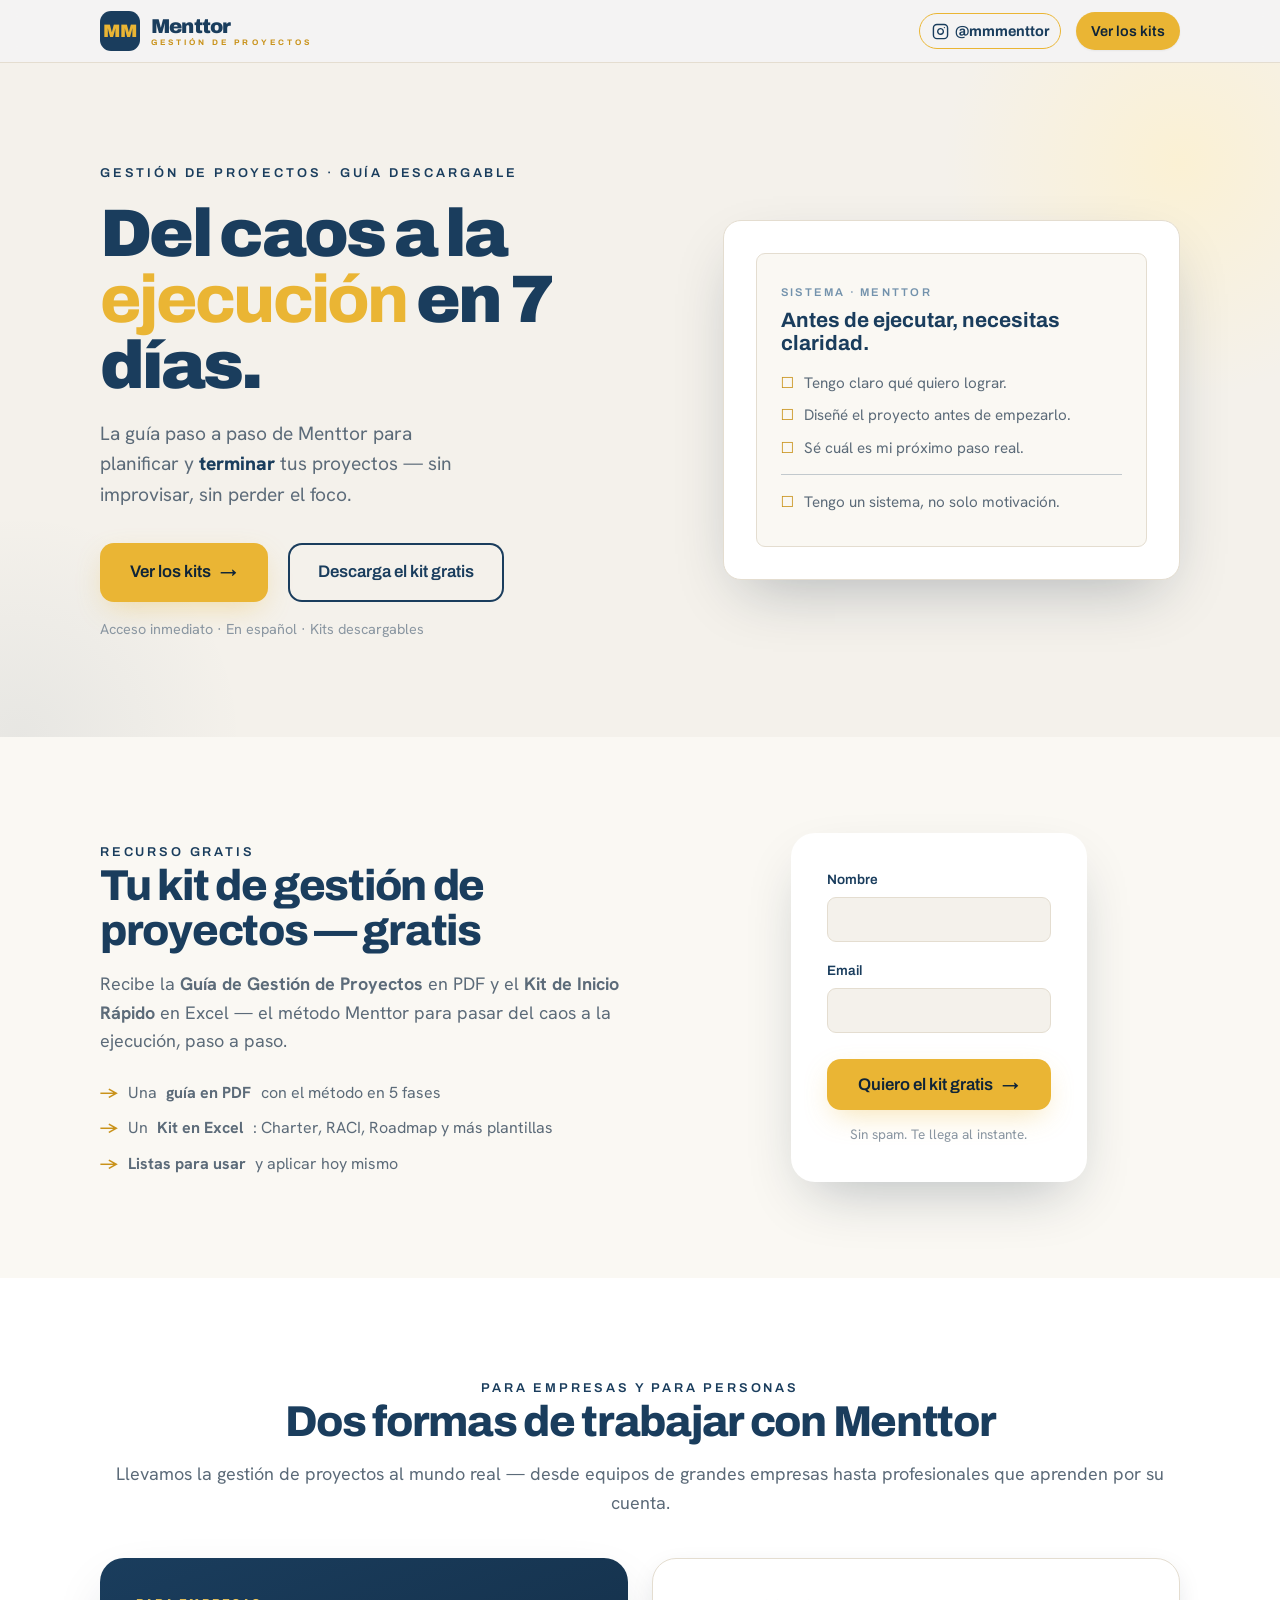
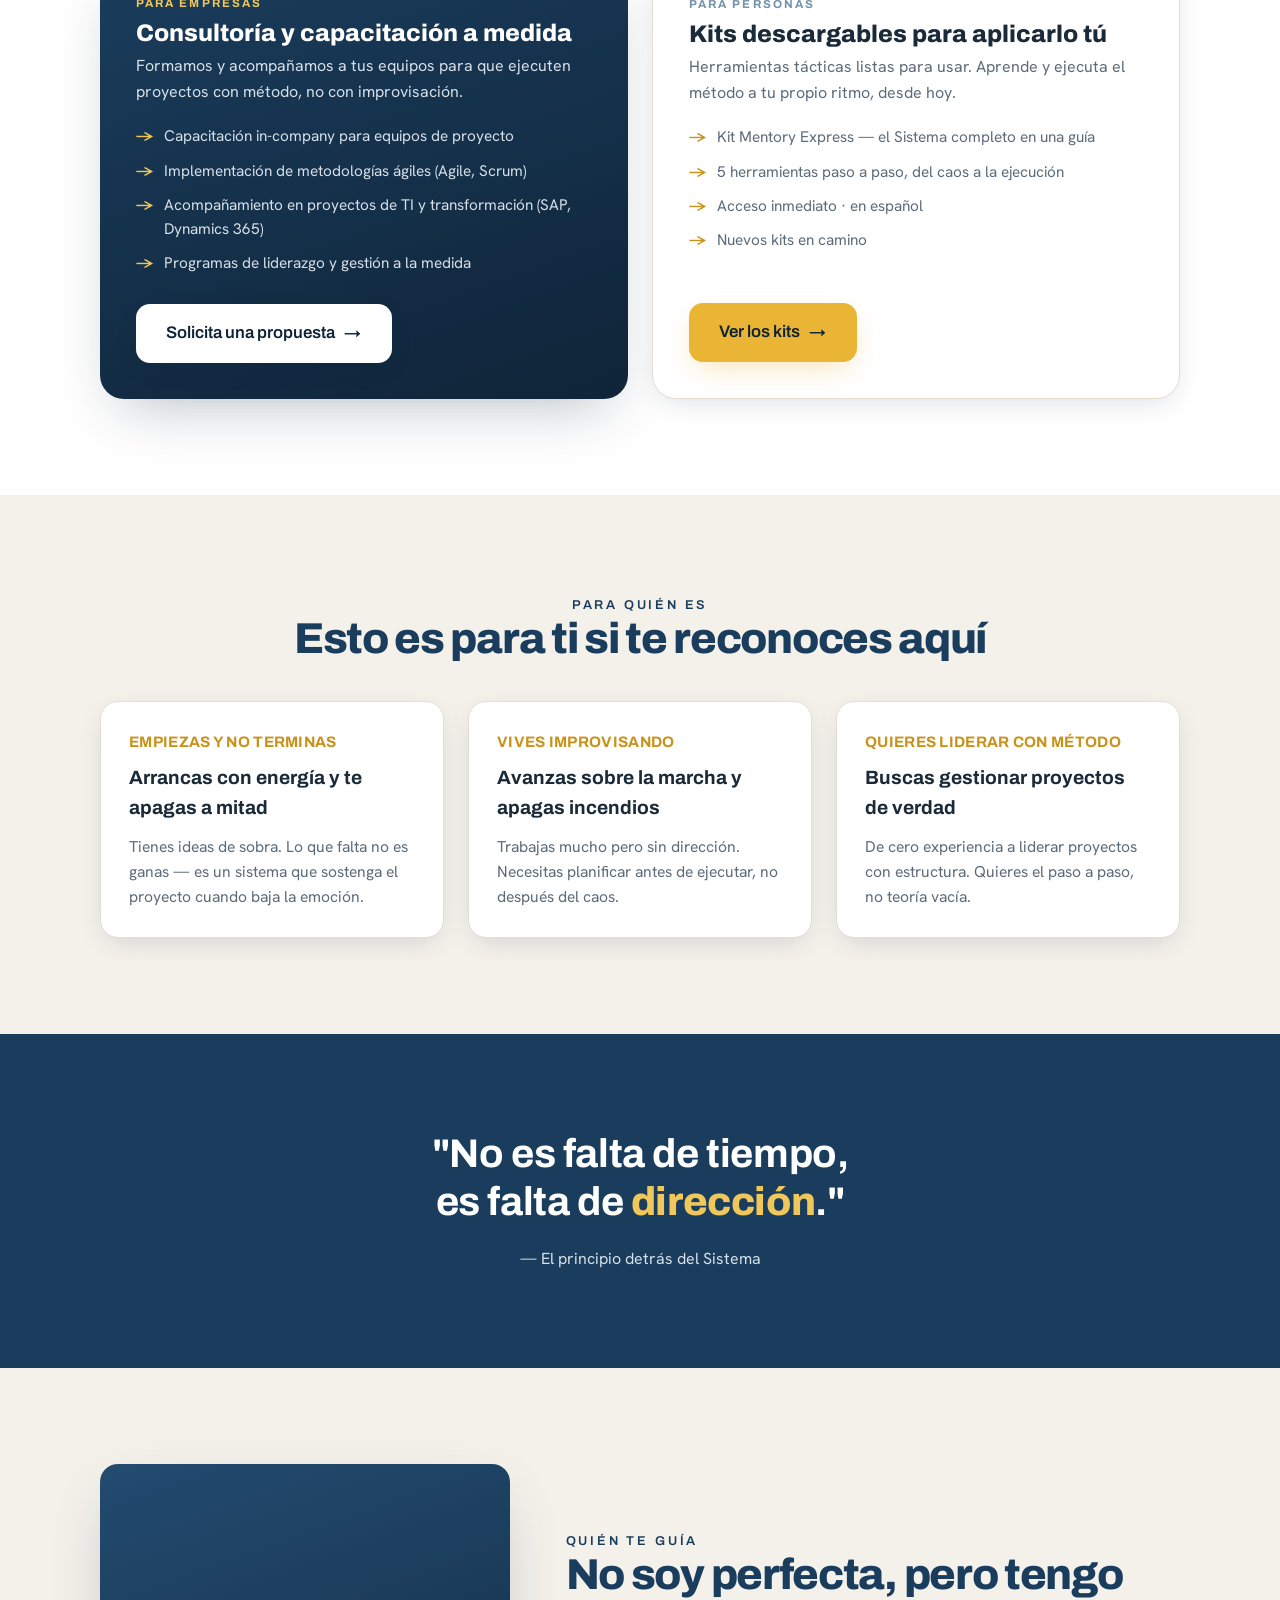
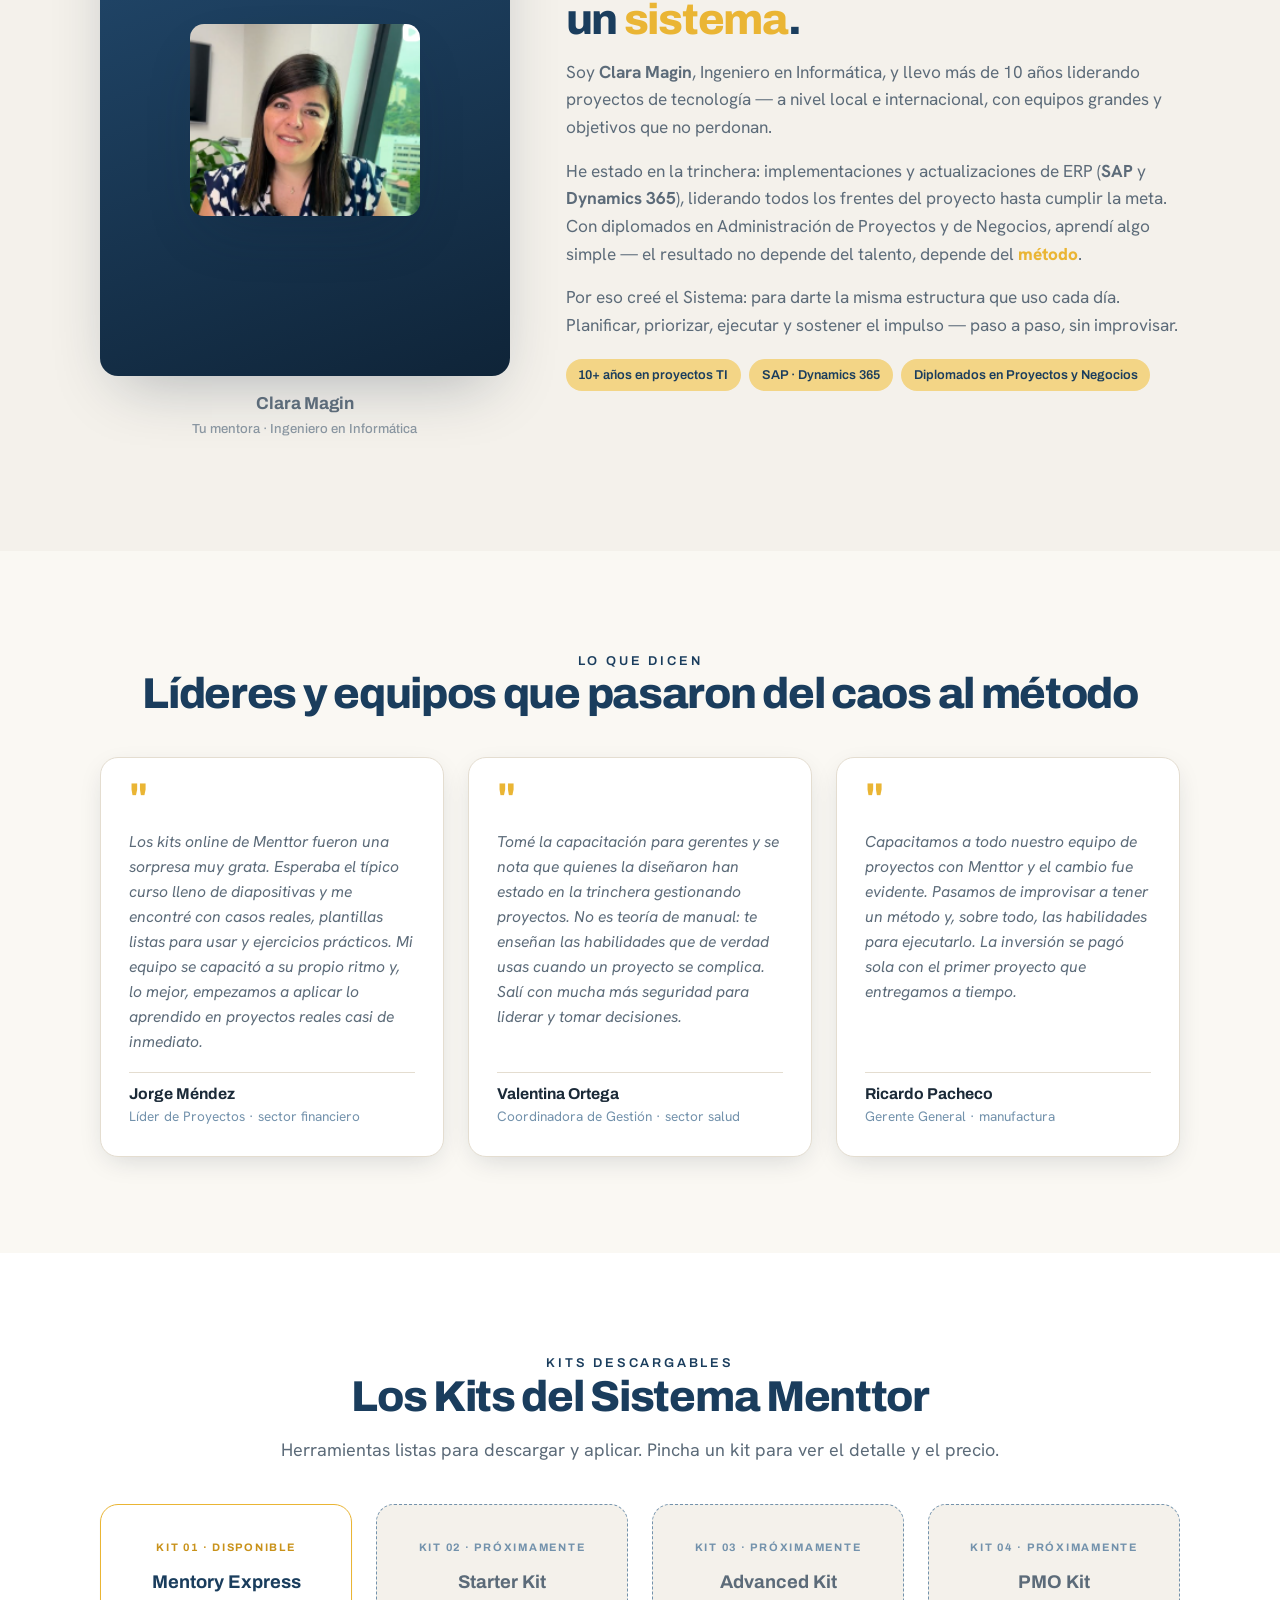
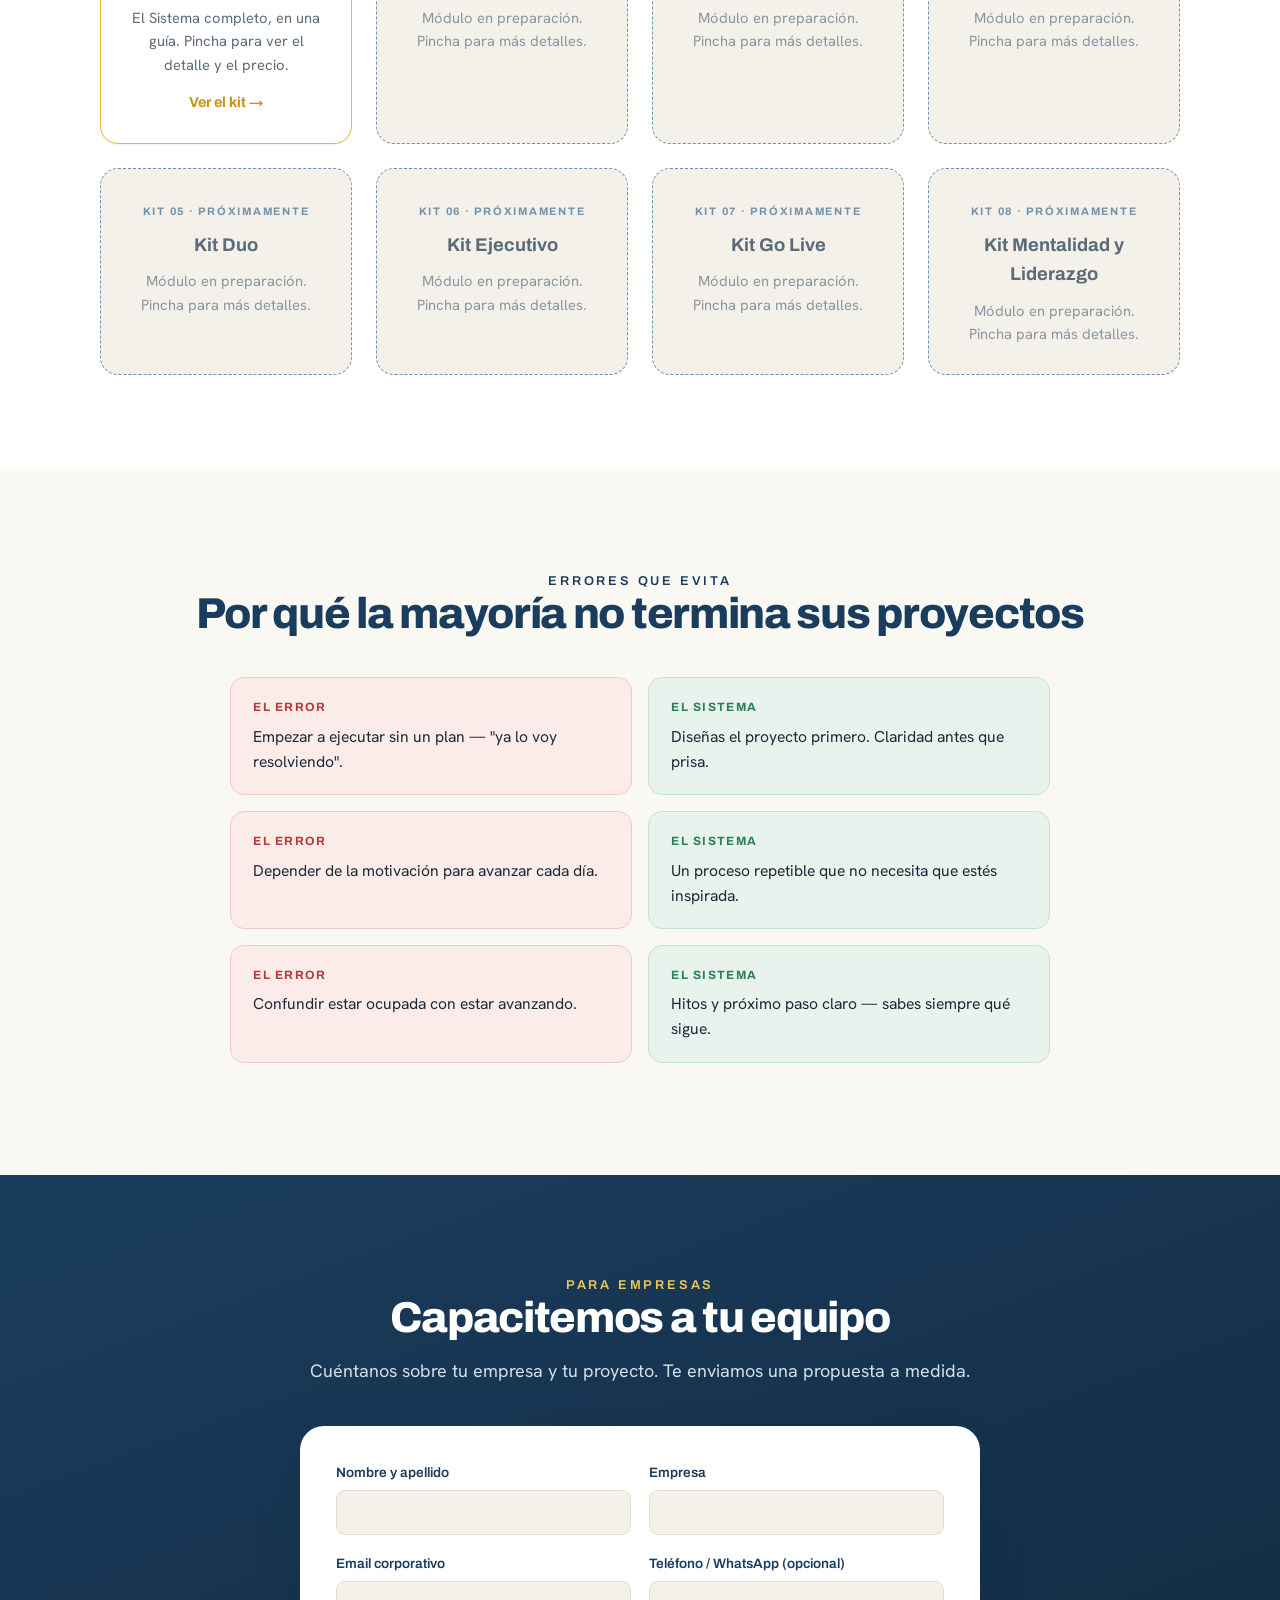
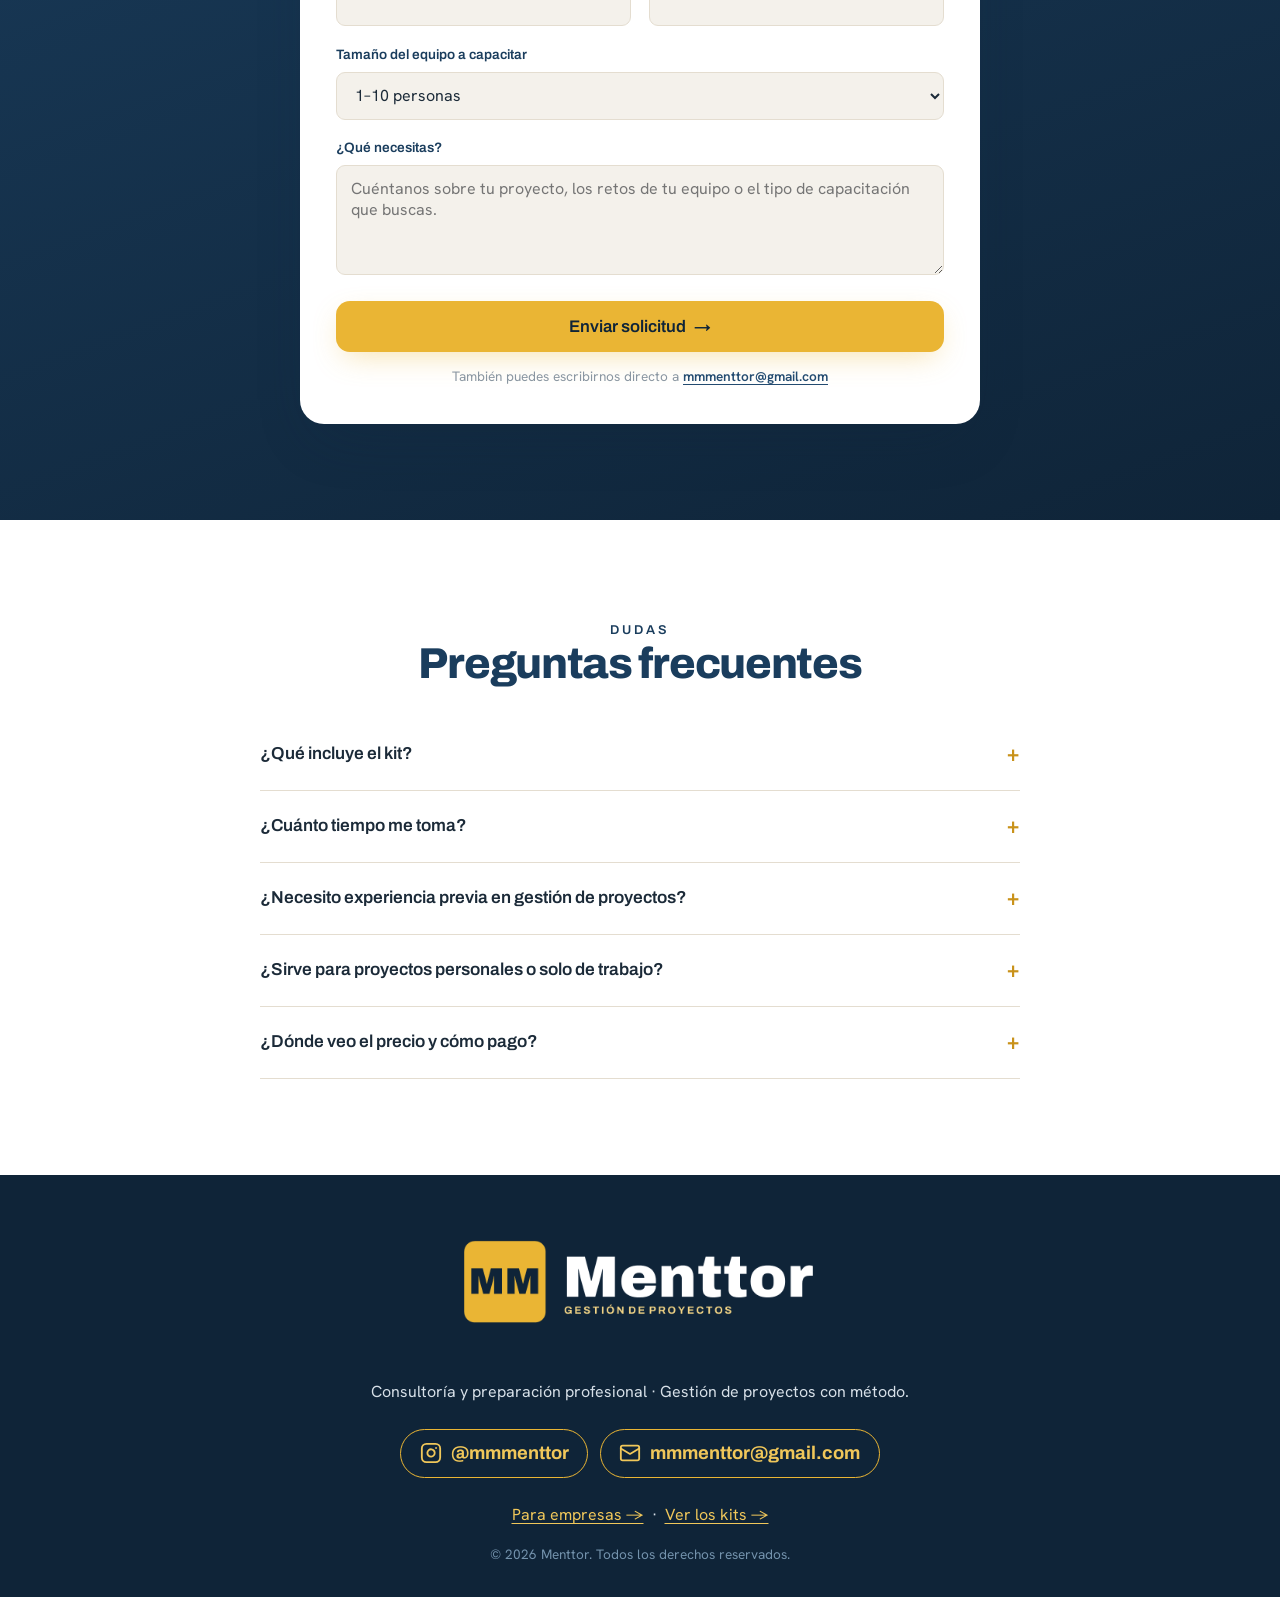
<file: landing/index.html>
<!DOCTYPE html>
<html lang="es">
<head>
<meta charset="UTF-8" />
<meta name="viewport" content="width=device-width, initial-scale=1.0" />
<title>Menttor — Del caos a la ejecución en 7 días</title>
<meta name="description" content="La guía paso a paso de Menttor para planificar y ejecutar tus proyectos hasta terminarlos. Foco real, no presión." />

<!-- Open Graph -->
<meta property="og:type" content="website" />
<meta property="og:title" content="Menttor — Del caos a la ejecución, con sistema" />
<meta property="og:description" content="Gestión de proyectos que sí se culminan. Consultoría, capacitación y kits descargables." />
<meta property="og:image" content="https://mm-menttor-landing-7c4m.vercel.app/assets/og-image.png" />
<meta property="og:image:width" content="1200" />
<meta property="og:image:height" content="630" />
<meta name="twitter:card" content="summary_large_image" />
<meta name="twitter:image" content="https://mm-menttor-landing-7c4m.vercel.app/assets/og-image.png" />

<link rel="stylesheet" href="colors_and_type.css" />
<link rel="stylesheet" href="styles.css" />
</head>
<body>

<!-- ============ TOP BAR ============ -->
<header class="topbar">
  <div class="wrap">
    <a href="/" class="brand-lockup" aria-label="Menttor — Gestión de proyectos">
      <span class="logo-iso"><b>MM</b></span>
      <span class="logo-word"><span class="n">Menttor</span><span class="m">GESTIÓN DE PROYECTOS</span></span>
    </a>
    <div class="topbar-actions">
      <a href="https://www.instagram.com/mmmenttor/" target="_blank" rel="noopener noreferrer" class="ig-top">
        <svg viewBox="0 0 24 24" fill="none" stroke="currentColor" stroke-width="2" stroke-linecap="round" stroke-linejoin="round"><rect x="2" y="2" width="20" height="20" rx="5" ry="5"></rect><path d="M16 11.37A4 4 0 1 1 12.63 8 4 4 0 0 1 16 11.37z"></path><line x1="17.5" y1="6.5" x2="17.51" y2="6.5"></line></svg>
        <span class="ig-label">@mmmenttor</span>
      </a>
      <a href="#kits" class="price-pill">Ver los kits</a>
    </div>
  </div>
</header>

<!-- ============ HERO ============ -->
<section class="hero">
  <div class="wrap hero-grid">
    <div class="reveal">
      <span class="eyebrow">Gestión de proyectos · Guía descargable</span>
      <h1>Del caos a la <span class="gold">ejecución</span> en 7 días.</h1>
      <p class="sub">La guía paso a paso de Menttor para planificar y <span class="navy-em">terminar</span> tus proyectos — sin improvisar, sin perder el foco.</p>
      <div class="hero-cta-row">
        <a href="#kits" class="btn">Ver los kits <span class="arrow">→</span></a>
        <a href="#recurso-gratis" class="btn btn-ghost">Descarga el kit gratis</a>
      </div>
      <p class="hero-note">Acceso inmediato · En español · Kits descargables</p>
    </div>

    <div class="hero-card reveal">
      <div class="doc">
        <span class="doc-eyebrow">Sistema · Menttor</span>
        <h3>Antes de ejecutar, necesitas claridad.</h3>
        <div class="check"><span class="box">☐</span> Tengo claro qué quiero lograr.</div>
        <div class="check"><span class="box">☐</span> Diseñé el proyecto antes de empezarlo.</div>
        <div class="check"><span class="box">☐</span> Sé cuál es mi próximo paso real.</div>
        <div class="ruleline"></div>
        <div class="check"><span class="box">☐</span> Tengo un sistema, no solo motivación.</div>
      </div>
    </div>
  </div>
</section>

<!-- ============ LEAD MAGNET / RECURSO GRATIS ============ -->
<section class="optin" id="recurso-gratis">
  <div class="wrap optin-grid">
    <div class="reveal">
      <span class="eyebrow">Recurso gratis</span>
      <h2 class="section-title">Tu kit de gestión de proyectos — gratis</h2>
      <p class="lead">Recibe la <strong>Guía de Gestión de Proyectos</strong> en PDF y el <strong>Kit de Inicio Rápido</strong> en Excel — el método Menttor para pasar del caos a la ejecución, paso a paso.</p>
      <ul class="optin-list">
        <li><span class="arrow">→</span> Una <strong>guía en PDF</strong> con el método en 5 fases</li>
        <li><span class="arrow">→</span> Un <strong>Kit en Excel</strong>: Charter, RACI, Roadmap y más plantillas</li>
        <li><span class="arrow">→</span> <strong>Listas para usar</strong> y aplicar hoy mismo</li>
      </ul>
    </div>
    <form class="form-card reveal" id="leadmagnet-form">
      <div class="form-row">
        <label for="lm-nombre">Nombre</label>
        <input id="lm-nombre" name="first_name" type="text" autocomplete="given-name" />
      </div>
      <div class="form-row">
        <label for="lm-email">Email</label>
        <input id="lm-email" name="email_address" type="email" autocomplete="email" required />
      </div>
      <button type="submit" class="btn" id="lm-submit">Quiero el kit gratis <span class="arrow">→</span></button>
      <p class="form-note" id="lm-status">Sin spam. Te llega al instante.</p>
    </form>
  </div>
</section>

<!-- ============ DUAL AUDIENCE / TRACKS ============ -->
<section style="background:#fff;">
  <div class="wrap">
    <div class="center reveal">
      <span class="eyebrow">Para empresas y para personas</span>
      <h2 class="section-title">Dos formas de trabajar con Menttor</h2>
      <p class="lead">Llevamos la gestión de proyectos al mundo real — desde equipos de grandes empresas hasta profesionales que aprenden por su cuenta.</p>
    </div>
    <div class="tracks">
      <div class="track enterprise reveal">
        <span class="track-eyebrow">Para empresas</span>
        <h3>Consultoría y capacitación a medida</h3>
        <p>Formamos y acompañamos a tus equipos para que ejecuten proyectos con método, no con improvisación.</p>
        <ul>
          <li><span class="arrow">→</span> Capacitación in-company para equipos de proyecto</li>
          <li><span class="arrow">→</span> Implementación de metodologías ágiles (Agile, Scrum)</li>
          <li><span class="arrow">→</span> Acompañamiento en proyectos de TI y transformación (SAP, Dynamics 365)</li>
          <li><span class="arrow">→</span> Programas de liderazgo y gestión a la medida</li>
        </ul>
        <div class="track-cta">
          <a href="#empresas" class="btn btn-white">Solicita una propuesta <span class="arrow">→</span></a>
        </div>
      </div>
      <div class="track reveal">
        <span class="track-eyebrow">Para personas</span>
        <h3>Kits descargables para aplicarlo tú</h3>
        <p>Herramientas tácticas listas para usar. Aprende y ejecuta el método a tu propio ritmo, desde hoy.</p>
        <ul>
          <li><span class="arrow">→</span> Kit Mentory Express — el Sistema completo en una guía</li>
          <li><span class="arrow">→</span> 5 herramientas paso a paso, del caos a la ejecución</li>
          <li><span class="arrow">→</span> Acceso inmediato · en español</li>
          <li><span class="arrow">→</span> Nuevos kits en camino</li>
        </ul>
        <div class="track-cta">
          <a href="#kits" class="btn">Ver los kits <span class="arrow">→</span></a>
        </div>
      </div>
    </div>
  </div>
</section>

<!-- ============ ARCHETYPES / PARA QUIÉN ============ -->
<section>
  <div class="wrap">
    <div class="center reveal">
      <span class="eyebrow">Para quién es</span>
      <h2 class="section-title">Esto es para ti si te reconoces aquí</h2>
    </div>
    <div class="grid-3" style="margin-top:2.5rem;">
      <div class="card reveal">
        <div class="kicker">Empiezas y no terminas</div>
        <h3>Arrancas con energía y te apagas a mitad</h3>
        <p>Tienes ideas de sobra. Lo que falta no es ganas — es un sistema que sostenga el proyecto cuando baja la emoción.</p>
      </div>
      <div class="card reveal">
        <div class="kicker">Vives improvisando</div>
        <h3>Avanzas sobre la marcha y apagas incendios</h3>
        <p>Trabajas mucho pero sin dirección. Necesitas planificar antes de ejecutar, no después del caos.</p>
      </div>
      <div class="card reveal">
        <div class="kicker">Quieres liderar con método</div>
        <h3>Buscas gestionar proyectos de verdad</h3>
        <p>De cero experiencia a liderar proyectos con estructura. Quieres el paso a paso, no teoría vacía.</p>
      </div>
    </div>
  </div>
</section>

<!-- ============ MANTRA BAND ============ -->
<section class="band">
  <div class="wrap">
    <p class="quote reveal">"No es falta de tiempo, es falta de <span class="gold">dirección</span>."</p>
    <p class="sig reveal">— El principio detrás del Sistema</p>
  </div>
</section>

<!-- ============ MENTOR ============ -->
<section>
  <div class="wrap mentor-grid">
    <div class="reveal">
      <div class="mentor-photo">
        <img src="assets/mentor.png" alt="Clara Magin · Mentora de Menttor" />
      </div>
      <p class="mentor-cap">Clara Magin<small>Tu mentora · Ingeniero en Informática</small></p>
    </div>
    <div class="reveal">
      <span class="eyebrow">Quién te guía</span>
      <h2 class="section-title">No soy perfecta, pero tengo un <span class="gold">sistema</span>.</h2>
      <p>Soy <strong>Clara Magin</strong>, Ingeniero en Informática, y llevo más de 10 años liderando proyectos de tecnología — a nivel local e internacional, con equipos grandes y objetivos que no perdonan.</p>
      <p>He estado en la trinchera: implementaciones y actualizaciones de ERP (<strong>SAP</strong> y <strong>Dynamics 365</strong>), liderando todos los frentes del proyecto hasta cumplir la meta. Con diplomados en Administración de Proyectos y de Negocios, aprendí algo simple — el resultado no depende del talento, depende del <span class="gold">método</span>.</p>
      <p>Por eso creé el Sistema: para darte la misma estructura que uso cada día. Planificar, priorizar, ejecutar y sostener el impulso — paso a paso, sin improvisar.</p>
      <div style="display:flex;flex-wrap:wrap;gap:.5rem;margin-top:1.25rem;">
        <span class="cred">10+ años en proyectos TI</span>
        <span class="cred">SAP · Dynamics 365</span>
        <span class="cred">Diplomados en Proyectos y Negocios</span>
      </div>
    </div>
  </div>
</section>

<!-- ============ PROOF / TESTIMONIOS ============ -->
<section style="background:var(--paper);">
  <div class="wrap">
    <div class="center reveal">
      <span class="eyebrow">Lo que dicen</span>
      <h2 class="section-title">Líderes y equipos que pasaron del caos al método</h2>
    </div>
    <div class="grid-3" style="margin-top:2.5rem;">
      <figure class="card testi reveal">
        <span class="mark">"</span>
        <blockquote>Los kits online de Menttor fueron una sorpresa muy grata. Esperaba el típico curso lleno de diapositivas y me encontré con casos reales, plantillas listas para usar y ejercicios prácticos. Mi equipo se capacitó a su propio ritmo y, lo mejor, empezamos a aplicar lo aprendido en proyectos reales casi de inmediato.</blockquote>
        <figcaption><span class="name">Jorge Méndez</span><span class="role">Líder de Proyectos · sector financiero</span></figcaption>
      </figure>
      <figure class="card testi reveal">
        <span class="mark">"</span>
        <blockquote>Tomé la capacitación para gerentes y se nota que quienes la diseñaron han estado en la trinchera gestionando proyectos. No es teoría de manual: te enseñan las habilidades que de verdad usas cuando un proyecto se complica. Salí con mucha más seguridad para liderar y tomar decisiones.</blockquote>
        <figcaption><span class="name">Valentina Ortega</span><span class="role">Coordinadora de Gestión · sector salud</span></figcaption>
      </figure>
      <figure class="card testi reveal">
        <span class="mark">"</span>
        <blockquote>Capacitamos a todo nuestro equipo de proyectos con Menttor y el cambio fue evidente. Pasamos de improvisar a tener un método y, sobre todo, las habilidades para ejecutarlo. La inversión se pagó sola con el primer proyecto que entregamos a tiempo.</blockquote>
        <figcaption><span class="name">Ricardo Pacheco</span><span class="role">Gerente General · manufactura</span></figcaption>
      </figure>
    </div>
  </div>
</section>

<!-- ============ KITS ============ -->
<section class="included" id="kits">
  <div class="wrap">
    <div class="center reveal">
      <span class="eyebrow">Kits descargables</span>
      <h2 class="section-title">Los Kits del Sistema Menttor</h2>
      <p class="lead">Herramientas listas para descargar y aplicar. Pincha un kit para ver el detalle y el precio.</p>
    </div>

    <!-- Catálogo de kits: tarjetas compactas; pinchar el nombre lleva al detalle -->
    <div class="kits-grid">
      <a class="kit-soon kit-available reveal" href="/mentory-express/">
        <span class="badge-soon" style="color:var(--gold-600);">Kit 01 · Disponible</span>
        <h3>Mentory Express</h3>
        <p>El Sistema completo, en una guía. Pincha para ver el detalle y el precio.</p>
        <span class="kit-cta">Ver el kit →</span>
      </a>
      <a class="kit-soon reveal" href="/starter-kit/">
        <span class="badge-soon">Kit 02 · Próximamente</span>
        <h3>Starter Kit</h3>
        <p>Módulo en preparación. Pincha para más detalles.</p>
      </a>
      <a class="kit-soon reveal" href="/advanced-kit/">
        <span class="badge-soon">Kit 03 · Próximamente</span>
        <h3>Advanced Kit</h3>
        <p>Módulo en preparación. Pincha para más detalles.</p>
      </a>
      <a class="kit-soon reveal" href="/pmo-kit/">
        <span class="badge-soon">Kit 04 · Próximamente</span>
        <h3>PMO Kit</h3>
        <p>Módulo en preparación. Pincha para más detalles.</p>
      </a>
      <a class="kit-soon reveal" href="/kit-duo/">
        <span class="badge-soon">Kit 05 · Próximamente</span>
        <h3>Kit Duo</h3>
        <p>Módulo en preparación. Pincha para más detalles.</p>
      </a>
      <a class="kit-soon reveal" href="/kit-ejecutivo/">
        <span class="badge-soon">Kit 06 · Próximamente</span>
        <h3>Kit Ejecutivo</h3>
        <p>Módulo en preparación. Pincha para más detalles.</p>
      </a>
      <a class="kit-soon reveal" href="/kit-go-live/">
        <span class="badge-soon">Kit 07 · Próximamente</span>
        <h3>Kit Go Live</h3>
        <p>Módulo en preparación. Pincha para más detalles.</p>
      </a>
      <a class="kit-soon reveal" href="/kit-mentalidad-liderazgo/">
        <span class="badge-soon">Kit 08 · Próximamente</span>
        <h3>Kit Mentalidad y Liderazgo</h3>
        <p>Módulo en preparación. Pincha para más detalles.</p>
      </a>
    </div>
  </div>
</section>

<!-- ============ MISTAKES ============ -->
<section style="background:var(--paper);">
  <div class="wrap">
    <div class="center reveal">
      <span class="eyebrow">Errores que evita</span>
      <h2 class="section-title">Por qué la mayoría no termina sus proyectos</h2>
    </div>
    <div style="max-width:820px;margin:2.5rem auto 0;">
      <div class="mistake reveal">
        <div class="bad"><div class="tag">El error</div><p>Empezar a ejecutar sin un plan — "ya lo voy resolviendo".</p></div>
        <div class="good"><div class="tag">El Sistema</div><p>Diseñas el proyecto primero. Claridad antes que prisa.</p></div>
      </div>
      <div class="mistake reveal">
        <div class="bad"><div class="tag">El error</div><p>Depender de la motivación para avanzar cada día.</p></div>
        <div class="good"><div class="tag">El Sistema</div><p>Un proceso repetible que no necesita que estés inspirada.</p></div>
      </div>
      <div class="mistake reveal">
        <div class="bad"><div class="tag">El error</div><p>Confundir estar ocupada con estar avanzando.</p></div>
        <div class="good"><div class="tag">El Sistema</div><p>Hitos y próximo paso claro — sabes siempre qué sigue.</p></div>
      </div>
    </div>
  </div>
</section>

<!-- ============ EMPRESAS / FORMULARIO ============ -->
<section class="contact" id="empresas">
  <div class="wrap">
    <div class="center reveal">
      <span class="eyebrow">Para empresas</span>
      <h2 class="section-title">Capacitemos a tu equipo</h2>
      <p class="lead">Cuéntanos sobre tu empresa y tu proyecto. Te enviamos una propuesta a medida.</p>
    </div>
    <form class="form-card reveal" id="enterprise-form">
      <input type="hidden" name="access_key" value="410784cf-1835-4fa6-8d28-55a7d510857c" />
      <input type="hidden" name="from_name" value="Menttor — Formulario Empresas" />
      <input type="checkbox" name="botcheck" style="display:none" tabindex="-1" autocomplete="off" />
      <div class="form-grid2">
        <div class="form-row"><label for="nombre">Nombre y apellido</label><input id="nombre" name="nombre" type="text" required /></div>
        <div class="form-row"><label for="empresa">Empresa</label><input id="empresa" name="empresa" type="text" required /></div>
      </div>
      <div class="form-grid2">
        <div class="form-row"><label for="email">Email corporativo</label><input id="email" name="email" type="email" required /></div>
        <div class="form-row"><label for="telefono">Teléfono / WhatsApp (opcional)</label><input id="telefono" name="telefono" type="tel" /></div>
      </div>
      <div class="form-row">
        <label for="equipo">Tamaño del equipo a capacitar</label>
        <select id="equipo" name="equipo">
          <option value="1-10">1–10 personas</option>
          <option value="11-50">11–50 personas</option>
          <option value="51-200">51–200 personas</option>
          <option value="200+">Más de 200 personas</option>
        </select>
      </div>
      <div class="form-row">
        <label for="mensaje">¿Qué necesitas?</label>
        <textarea id="mensaje" name="mensaje" placeholder="Cuéntanos sobre tu proyecto, los retos de tu equipo o el tipo de capacitación que buscas." required></textarea>
      </div>
      <button type="submit" class="btn" id="ef-submit">Enviar solicitud <span class="arrow">→</span></button>
      <p class="form-note" id="ef-status">También puedes escribirnos directo a <a href="mailto:mmmenttor@gmail.com">mmmenttor@gmail.com</a></p>
    </form>
  </div>
</section>

<!-- ============ FAQ ============ -->
<section style="background:#fff;">
  <div class="wrap">
    <div class="center reveal">
      <span class="eyebrow">Dudas</span>
      <h2 class="section-title">Preguntas frecuentes</h2>
    </div>
    <div class="faq-list">
      <details class="faq reveal"><summary>¿Qué incluye el kit? <span class="plus">+</span></summary><p>El Sistema completo en 5 herramientas descargables (PDF): Auditoría de Viabilidad, Matriz de Priorización Estratégica, Cronograma de Aceleración, Manual de Implementación Táctica y la Guía para no perder el Impulso. Acceso inmediato tras el pago.</p></details>
      <details class="faq reveal"><summary>¿Cuánto tiempo me toma? <span class="plus">+</span></summary><p>El sistema está diseñado para llevarte del caos a la ejecución en 7 días. Puedes leerlo en una tarde y empezar a aplicarlo el mismo día.</p></details>
      <details class="faq reveal"><summary>¿Necesito experiencia previa en gestión de proyectos? <span class="plus">+</span></summary><p>No. Está hecho para llevarte de cero experiencia a planificar y ejecutar con método. Si ya gestionas proyectos, te dará estructura y foco.</p></details>
      <details class="faq reveal"><summary>¿Sirve para proyectos personales o solo de trabajo? <span class="plus">+</span></summary><p>Para ambos. El Sistema funciona igual con un proyecto profesional, un emprendimiento o una meta personal — cualquier cosa que necesites planificar y terminar.</p></details>
      <details class="faq reveal"><summary>¿Dónde veo el precio y cómo pago? <span class="plus">+</span></summary><p>Entra a la página del kit que te interese: ahí ves el precio, lo que incluye y el botón de pago. Tras la compra recibes el acceso de forma inmediata.</p></details>
    </div>
  </div>
</section>

<!-- ============ FOOTER ============ -->
<footer>
  <div class="wrap">
    <a href="/" aria-label="Menttor — Gestión de proyectos" style="display:inline-block;margin-bottom:1rem;">
      <img src="assets/menttor-logo-blanco.png" alt="Menttor — Gestión de proyectos" style="height:117px;width:auto;" />
    </a>
    <p>Consultoría y preparación profesional · Gestión de proyectos con método.</p>
    <div style="display:flex;gap:.75rem;justify-content:center;flex-wrap:wrap;margin-top:1.5rem;">
      <a href="https://www.instagram.com/mmmenttor/" target="_blank" rel="noopener noreferrer" class="social-link">
        <svg viewBox="0 0 24 24" fill="none" stroke="currentColor" stroke-width="2" stroke-linecap="round" stroke-linejoin="round"><rect x="2" y="2" width="20" height="20" rx="5" ry="5"></rect><path d="M16 11.37A4 4 0 1 1 12.63 8 4 4 0 0 1 16 11.37z"></path><line x1="17.5" y1="6.5" x2="17.51" y2="6.5"></line></svg>
        @mmmenttor
      </a>
      <a href="mailto:mmmenttor@gmail.com" class="social-link">
        <svg viewBox="0 0 24 24" fill="none" stroke="currentColor" stroke-width="2" stroke-linecap="round" stroke-linejoin="round"><rect x="2" y="4" width="20" height="16" rx="2"></rect><path d="m22 7-10 6L2 7"></path></svg>
        mmmenttor@gmail.com
      </a>
    </div>
    <p style="margin-top:1.5rem;"><a href="#empresas">Para empresas →</a> &nbsp;·&nbsp; <a href="#kits">Ver los kits →</a></p>
    <p class="small">© 2026 Menttor. Todos los derechos reservados.</p>
  </div>
</footer>

<script>
  // Scroll reveal
  const io = new IntersectionObserver((entries) => {
    entries.forEach(e => { if (e.isIntersecting) { e.target.classList.add('in'); io.unobserve(e.target); } });
  }, { threshold: .12 });
  document.querySelectorAll('.reveal').forEach(el => io.observe(el));

  // Formulario empresas -> envio automatico via Web3Forms (sin recargar)
  const ef = document.getElementById('enterprise-form');
  if (ef) {
    const status = document.getElementById('ef-status');
    const btn = document.getElementById('ef-submit');
    ef.addEventListener('submit', async function (e) {
      e.preventDefault();
      const data = Object.fromEntries(new FormData(ef));
      data.subject = 'Solicitud de propuesta - ' + (data.empresa || 'Empresa');
      const original = btn.innerHTML;
      btn.disabled = true;
      btn.textContent = 'Enviando…';
      try {
        const res = await fetch('https://api.web3forms.com/submit', {
          method: 'POST',
          headers: { 'Content-Type': 'application/json', 'Accept': 'application/json' },
          body: JSON.stringify(data)
        });
        const json = await res.json();
        if (json.success) {
          ef.reset();
          btn.style.display = 'none';
          status.innerHTML = '✓ ¡Solicitud enviada! Te contactamos muy pronto.';
          status.style.color = 'var(--success)';
          status.style.fontWeight = '600';
        } else {
          throw new Error(json.message || 'error');
        }
      } catch (err) {
        btn.disabled = false;
        btn.innerHTML = original;
        status.innerHTML = 'No se pudo enviar. Escríbenos directo a <a href="mailto:mmmenttor@gmail.com">mmmenttor@gmail.com</a>';
        status.style.color = 'var(--danger)';
      }
    });
  }

  // Lead magnet -> suscripcion a Kit (ConvertKit) y redireccion al entregable
  const KIT_FORM_ID = '9548057'; // FORM ID de Kit (ConvertKit)
  const lm = document.getElementById('leadmagnet-form');
  if (lm) {
    const lmStatus = document.getElementById('lm-status');
    const lmBtn = document.getElementById('lm-submit');
    lm.addEventListener('submit', async function (e) {
      e.preventDefault();
      const data = Object.fromEntries(new FormData(lm));
      const original = lmBtn.innerHTML;
      lmBtn.disabled = true;
      lmBtn.textContent = 'Enviando…';
      try {
        // Envio CORS-safe a Kit (ConvertKit): respuesta opaca, redirigimos siempre tras enviar
        await fetch('https://app.kit.com/forms/' + KIT_FORM_ID + '/subscriptions', {
          method: 'POST',
          mode: 'no-cors',
          headers: { 'Content-Type': 'application/x-www-form-urlencoded' },
          body: new URLSearchParams({ email_address: data.email_address, first_name: data.first_name || '' })
        });
        window.location.href = '/recursos.html';
      } catch (err) {
        lmBtn.disabled = false;
        lmBtn.innerHTML = original;
        lmStatus.innerHTML = 'No se pudo suscribir. Escríbenos a <a href="mailto:mmmenttor@gmail.com">mmmenttor@gmail.com</a>';
        lmStatus.style.color = 'var(--danger)';
      }
    });
  }
</script>
</body>
</html>
</file>
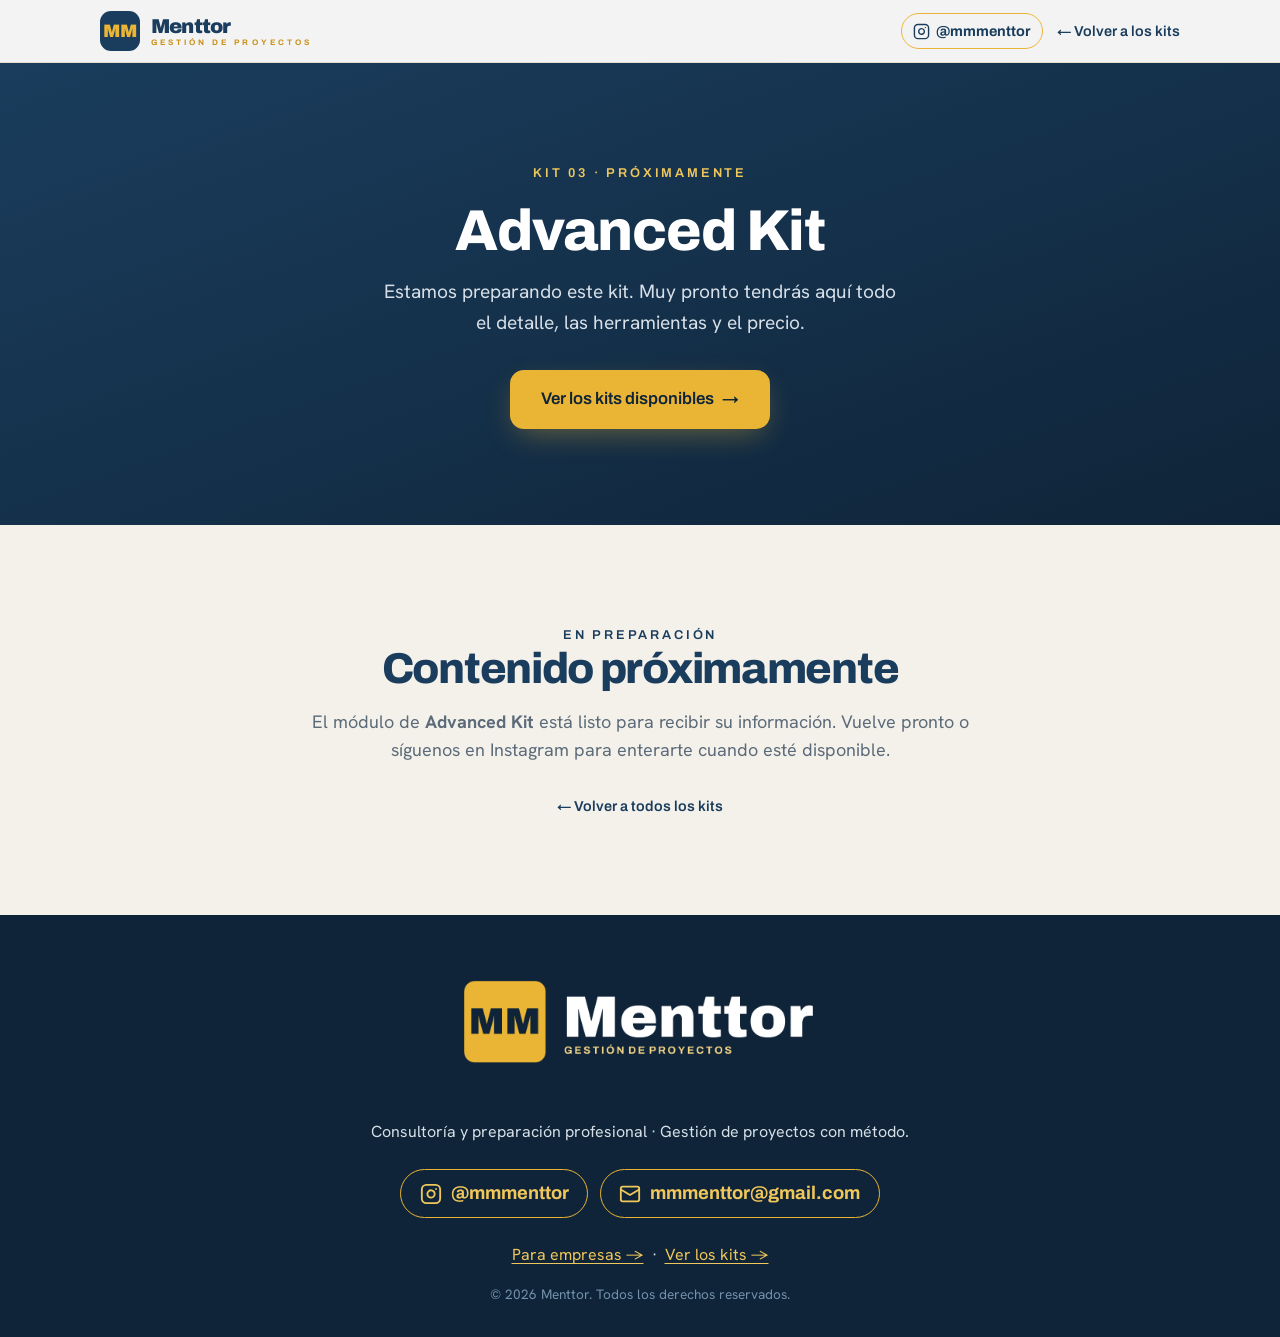
<file: landing/advanced-kit/index.html>
<!DOCTYPE html>
<html lang="es">
<head>
<meta charset="UTF-8" />
<meta name="viewport" content="width=device-width, initial-scale=1.0" />
<meta name="robots" content="noindex" />
<title>Advanced Kit — Menttor</title>
<meta name="description" content="Advanced Kit — un kit del Sistema Menttor. En preparación." />
<link rel="stylesheet" href="../colors_and_type.css" />
<link rel="stylesheet" href="../styles.css" />
</head>
<body>

<header class="topbar">
  <div class="wrap">
    <a href="/" class="brand-lockup" aria-label="Menttor — Gestión de proyectos">
      <span class="logo-iso"><b>MM</b></span>
      <span class="logo-word"><span class="n">Menttor</span><span class="m">GESTIÓN DE PROYECTOS</span></span>
    </a>
    <div class="topbar-actions">
      <a href="https://www.instagram.com/mmmenttor/" target="_blank" rel="noopener noreferrer" class="ig-top">
        <svg viewBox="0 0 24 24" fill="none" stroke="currentColor" stroke-width="2" stroke-linecap="round" stroke-linejoin="round"><rect x="2" y="2" width="20" height="20" rx="5" ry="5"></rect><path d="M16 11.37A4 4 0 1 1 12.63 8 4 4 0 0 1 16 11.37z"></path><line x1="17.5" y1="6.5" x2="17.51" y2="6.5"></line></svg>
        <span class="ig-label">@mmmenttor</span>
      </a>
      <a href="/#kits" class="backlink">← Volver a los kits</a>
    </div>
  </div>
</header>

<section class="detail-hero">
  <div class="wrap">
    <div class="reveal">
      <span class="eyebrow">Kit 03 · Próximamente</span>
      <h1>Advanced Kit</h1>
      <p class="sub">Estamos preparando este kit. Muy pronto tendrás aquí todo el detalle, las herramientas y el precio.</p>
      <a href="/#kits" class="btn">Ver los kits disponibles <span class="arrow">→</span></a>
    </div>
  </div>
</section>

<section>
  <div class="wrap">
    <div class="center reveal" style="max-width:680px;margin:0 auto;">
      <span class="eyebrow">En preparación</span>
      <h2 class="section-title">Contenido próximamente</h2>
      <p class="lead">El módulo de <strong>Advanced Kit</strong> está listo para recibir su información. Vuelve pronto o síguenos en Instagram para enterarte cuando esté disponible.</p>
      <p style="margin-top:1.75rem;"><a href="/#kits" class="backlink">← Volver a todos los kits</a></p>
    </div>
  </div>
</section>

<footer>
  <div class="wrap">
    <a href="/" aria-label="Menttor — Gestión de proyectos" style="display:inline-block;margin-bottom:1rem;">
      <img src="../assets/menttor-logo-blanco.png" alt="Menttor — Gestión de proyectos" style="height:117px;width:auto;" />
    </a>
    <p>Consultoría y preparación profesional · Gestión de proyectos con método.</p>
    <div style="display:flex;gap:.75rem;justify-content:center;flex-wrap:wrap;margin-top:1.5rem;">
      <a href="https://www.instagram.com/mmmenttor/" target="_blank" rel="noopener noreferrer" class="social-link">
        <svg viewBox="0 0 24 24" fill="none" stroke="currentColor" stroke-width="2" stroke-linecap="round" stroke-linejoin="round"><rect x="2" y="2" width="20" height="20" rx="5" ry="5"></rect><path d="M16 11.37A4 4 0 1 1 12.63 8 4 4 0 0 1 16 11.37z"></path><line x1="17.5" y1="6.5" x2="17.51" y2="6.5"></line></svg>
        @mmmenttor
      </a>
      <a href="mailto:mmmenttor@gmail.com" class="social-link">
        <svg viewBox="0 0 24 24" fill="none" stroke="currentColor" stroke-width="2" stroke-linecap="round" stroke-linejoin="round"><rect x="2" y="4" width="20" height="16" rx="2"></rect><path d="m22 7-10 6L2 7"></path></svg>
        mmmenttor@gmail.com
      </a>
    </div>
    <p style="margin-top:1.5rem;"><a href="/#empresas">Para empresas →</a> &nbsp;·&nbsp; <a href="/#kits">Ver los kits →</a></p>
    <p class="small">© 2026 Menttor. Todos los derechos reservados.</p>
  </div>
</footer>

<script>
  const io = new IntersectionObserver((entries) => {
    entries.forEach(e => { if (e.isIntersecting) { e.target.classList.add('in'); io.unobserve(e.target); } });
  }, { threshold: .12 });
  document.querySelectorAll('.reveal').forEach(el => io.observe(el));
</script>
</body>
</html>
</file>
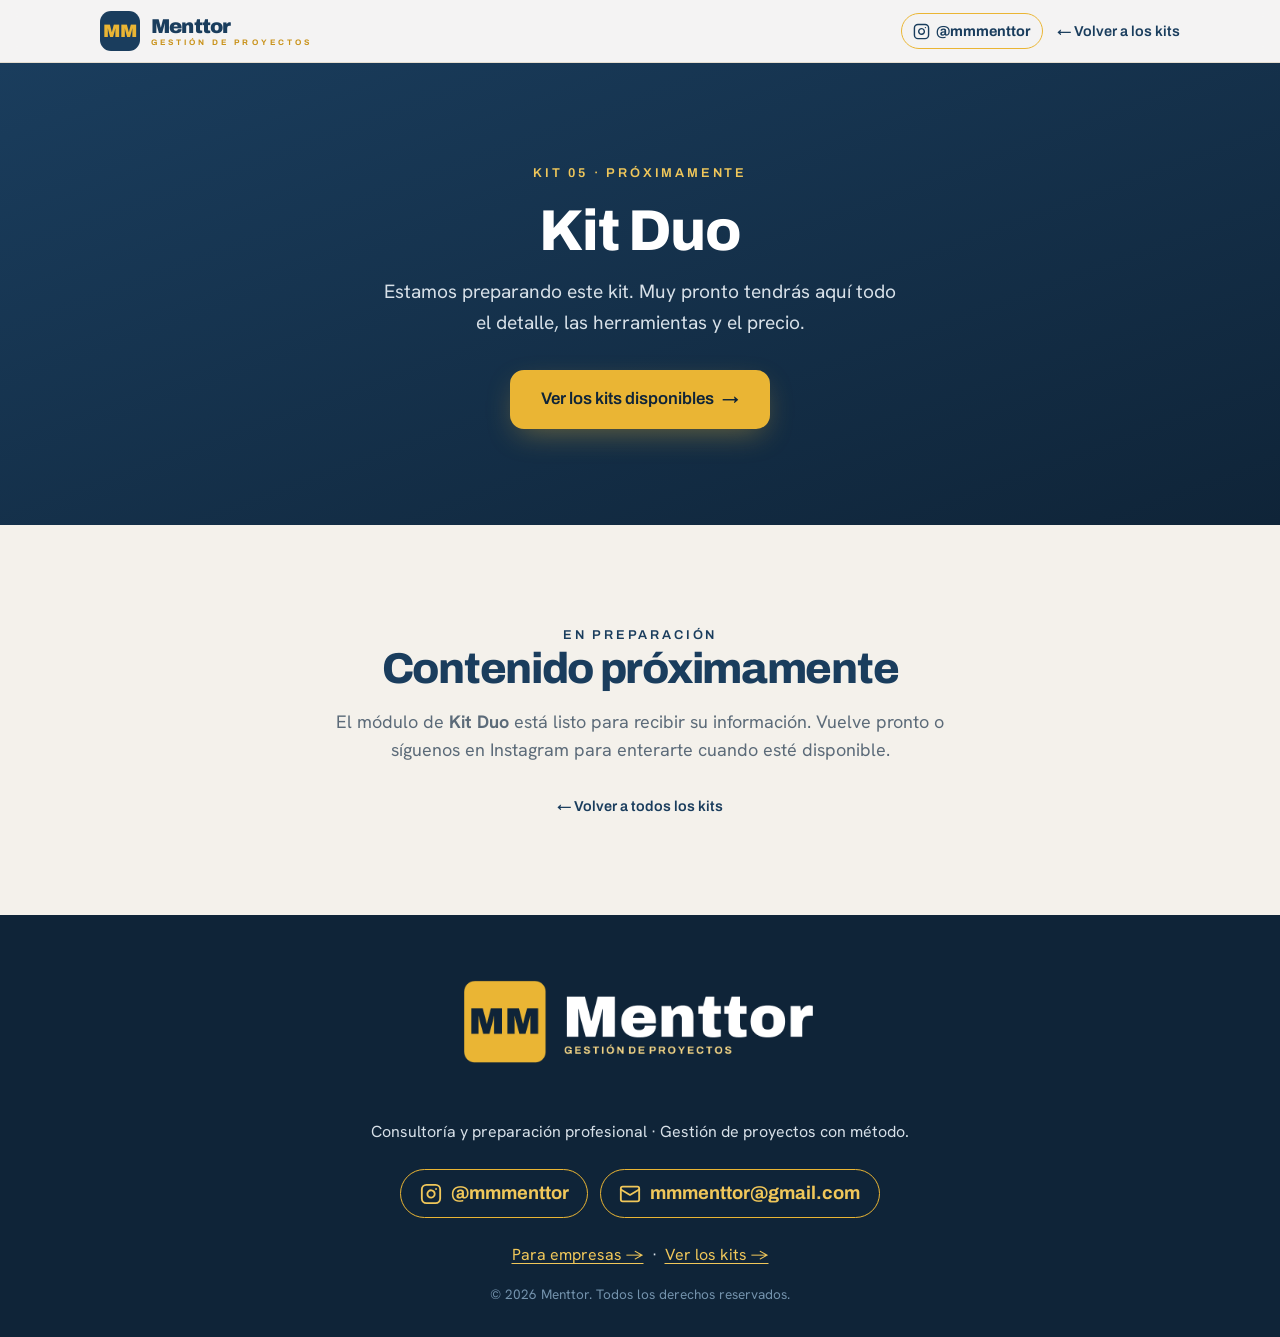
<file: landing/kit-duo/index.html>
<!DOCTYPE html>
<html lang="es">
<head>
<meta charset="UTF-8" />
<meta name="viewport" content="width=device-width, initial-scale=1.0" />
<meta name="robots" content="noindex" />
<title>Kit Duo — Menttor</title>
<meta name="description" content="Kit Duo — un kit del Sistema Menttor. En preparación." />
<link rel="stylesheet" href="../colors_and_type.css" />
<link rel="stylesheet" href="../styles.css" />
</head>
<body>

<header class="topbar">
  <div class="wrap">
    <a href="/" class="brand-lockup" aria-label="Menttor — Gestión de proyectos">
      <span class="logo-iso"><b>MM</b></span>
      <span class="logo-word"><span class="n">Menttor</span><span class="m">GESTIÓN DE PROYECTOS</span></span>
    </a>
    <div class="topbar-actions">
      <a href="https://www.instagram.com/mmmenttor/" target="_blank" rel="noopener noreferrer" class="ig-top">
        <svg viewBox="0 0 24 24" fill="none" stroke="currentColor" stroke-width="2" stroke-linecap="round" stroke-linejoin="round"><rect x="2" y="2" width="20" height="20" rx="5" ry="5"></rect><path d="M16 11.37A4 4 0 1 1 12.63 8 4 4 0 0 1 16 11.37z"></path><line x1="17.5" y1="6.5" x2="17.51" y2="6.5"></line></svg>
        <span class="ig-label">@mmmenttor</span>
      </a>
      <a href="/#kits" class="backlink">← Volver a los kits</a>
    </div>
  </div>
</header>

<section class="detail-hero">
  <div class="wrap">
    <div class="reveal">
      <span class="eyebrow">Kit 05 · Próximamente</span>
      <h1>Kit Duo</h1>
      <p class="sub">Estamos preparando este kit. Muy pronto tendrás aquí todo el detalle, las herramientas y el precio.</p>
      <a href="/#kits" class="btn">Ver los kits disponibles <span class="arrow">→</span></a>
    </div>
  </div>
</section>

<section>
  <div class="wrap">
    <div class="center reveal" style="max-width:680px;margin:0 auto;">
      <span class="eyebrow">En preparación</span>
      <h2 class="section-title">Contenido próximamente</h2>
      <p class="lead">El módulo de <strong>Kit Duo</strong> está listo para recibir su información. Vuelve pronto o síguenos en Instagram para enterarte cuando esté disponible.</p>
      <p style="margin-top:1.75rem;"><a href="/#kits" class="backlink">← Volver a todos los kits</a></p>
    </div>
  </div>
</section>

<footer>
  <div class="wrap">
    <a href="/" aria-label="Menttor — Gestión de proyectos" style="display:inline-block;margin-bottom:1rem;">
      <img src="../assets/menttor-logo-blanco.png" alt="Menttor — Gestión de proyectos" style="height:117px;width:auto;" />
    </a>
    <p>Consultoría y preparación profesional · Gestión de proyectos con método.</p>
    <div style="display:flex;gap:.75rem;justify-content:center;flex-wrap:wrap;margin-top:1.5rem;">
      <a href="https://www.instagram.com/mmmenttor/" target="_blank" rel="noopener noreferrer" class="social-link">
        <svg viewBox="0 0 24 24" fill="none" stroke="currentColor" stroke-width="2" stroke-linecap="round" stroke-linejoin="round"><rect x="2" y="2" width="20" height="20" rx="5" ry="5"></rect><path d="M16 11.37A4 4 0 1 1 12.63 8 4 4 0 0 1 16 11.37z"></path><line x1="17.5" y1="6.5" x2="17.51" y2="6.5"></line></svg>
        @mmmenttor
      </a>
      <a href="mailto:mmmenttor@gmail.com" class="social-link">
        <svg viewBox="0 0 24 24" fill="none" stroke="currentColor" stroke-width="2" stroke-linecap="round" stroke-linejoin="round"><rect x="2" y="4" width="20" height="16" rx="2"></rect><path d="m22 7-10 6L2 7"></path></svg>
        mmmenttor@gmail.com
      </a>
    </div>
    <p style="margin-top:1.5rem;"><a href="/#empresas">Para empresas →</a> &nbsp;·&nbsp; <a href="/#kits">Ver los kits →</a></p>
    <p class="small">© 2026 Menttor. Todos los derechos reservados.</p>
  </div>
</footer>

<script>
  const io = new IntersectionObserver((entries) => {
    entries.forEach(e => { if (e.isIntersecting) { e.target.classList.add('in'); io.unobserve(e.target); } });
  }, { threshold: .12 });
  document.querySelectorAll('.reveal').forEach(el => io.observe(el));
</script>
</body>
</html>
</file>
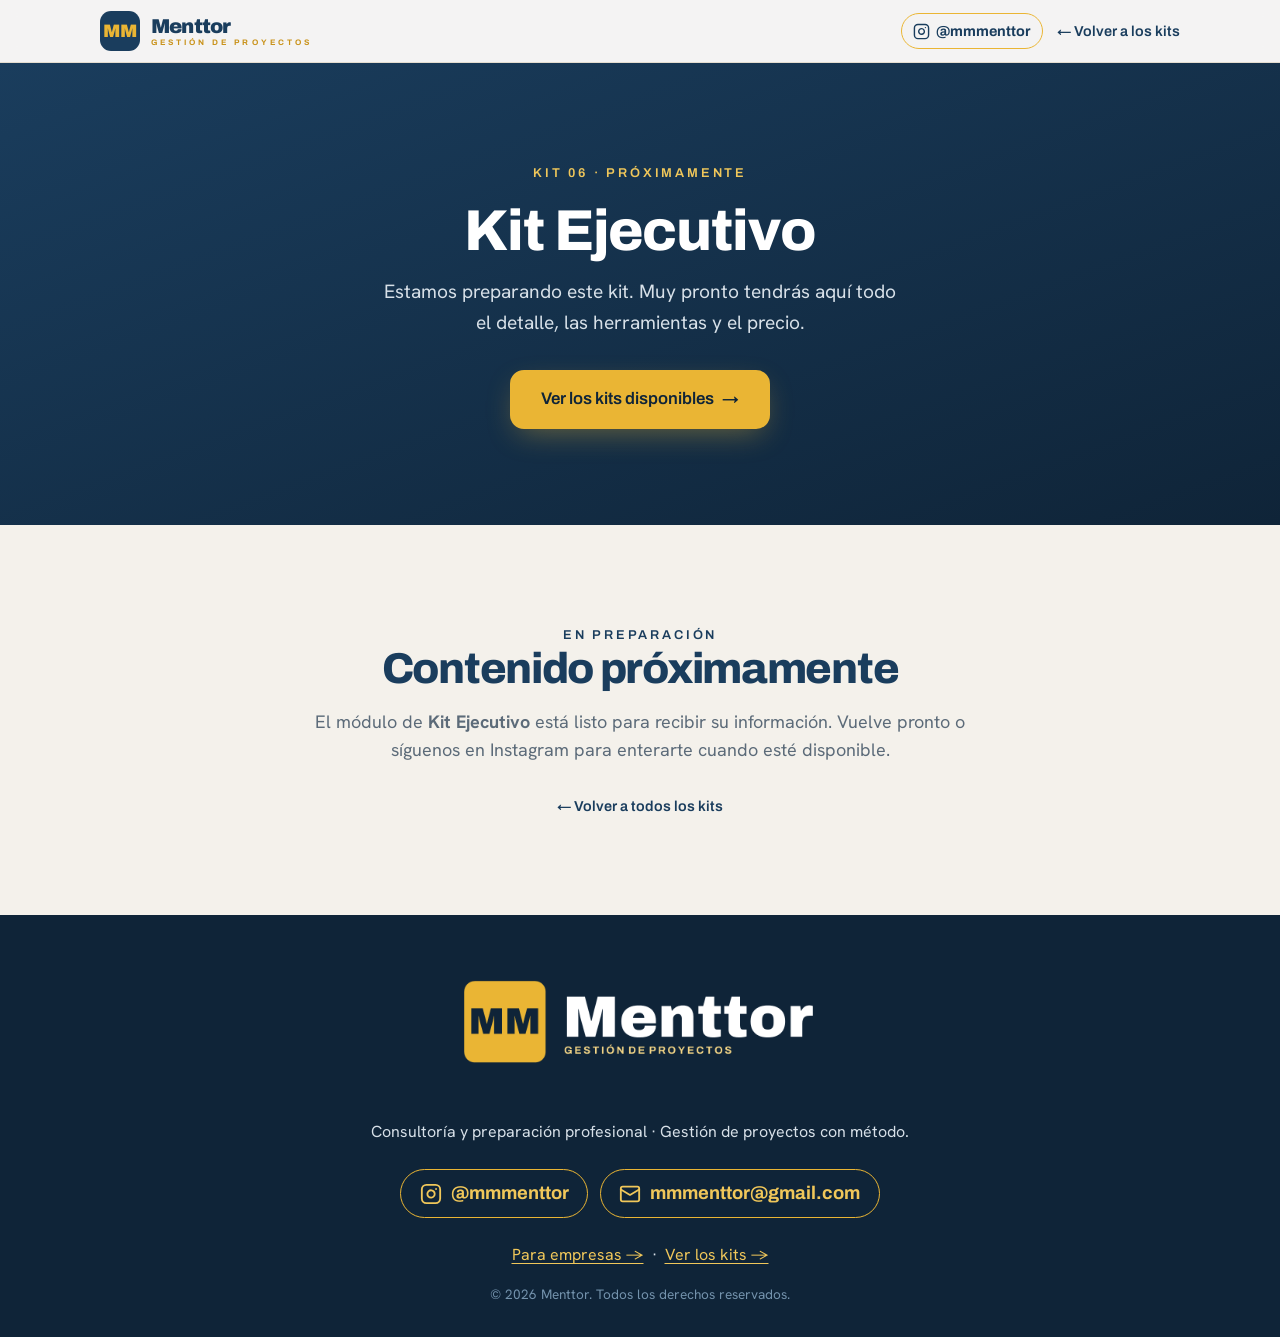
<file: landing/kit-ejecutivo/index.html>
<!DOCTYPE html>
<html lang="es">
<head>
<meta charset="UTF-8" />
<meta name="viewport" content="width=device-width, initial-scale=1.0" />
<meta name="robots" content="noindex" />
<title>Kit Ejecutivo — Menttor</title>
<meta name="description" content="Kit Ejecutivo — un kit del Sistema Menttor. En preparación." />
<link rel="stylesheet" href="../colors_and_type.css" />
<link rel="stylesheet" href="../styles.css" />
</head>
<body>

<header class="topbar">
  <div class="wrap">
    <a href="/" class="brand-lockup" aria-label="Menttor — Gestión de proyectos">
      <span class="logo-iso"><b>MM</b></span>
      <span class="logo-word"><span class="n">Menttor</span><span class="m">GESTIÓN DE PROYECTOS</span></span>
    </a>
    <div class="topbar-actions">
      <a href="https://www.instagram.com/mmmenttor/" target="_blank" rel="noopener noreferrer" class="ig-top">
        <svg viewBox="0 0 24 24" fill="none" stroke="currentColor" stroke-width="2" stroke-linecap="round" stroke-linejoin="round"><rect x="2" y="2" width="20" height="20" rx="5" ry="5"></rect><path d="M16 11.37A4 4 0 1 1 12.63 8 4 4 0 0 1 16 11.37z"></path><line x1="17.5" y1="6.5" x2="17.51" y2="6.5"></line></svg>
        <span class="ig-label">@mmmenttor</span>
      </a>
      <a href="/#kits" class="backlink">← Volver a los kits</a>
    </div>
  </div>
</header>

<section class="detail-hero">
  <div class="wrap">
    <div class="reveal">
      <span class="eyebrow">Kit 06 · Próximamente</span>
      <h1>Kit Ejecutivo</h1>
      <p class="sub">Estamos preparando este kit. Muy pronto tendrás aquí todo el detalle, las herramientas y el precio.</p>
      <a href="/#kits" class="btn">Ver los kits disponibles <span class="arrow">→</span></a>
    </div>
  </div>
</section>

<section>
  <div class="wrap">
    <div class="center reveal" style="max-width:680px;margin:0 auto;">
      <span class="eyebrow">En preparación</span>
      <h2 class="section-title">Contenido próximamente</h2>
      <p class="lead">El módulo de <strong>Kit Ejecutivo</strong> está listo para recibir su información. Vuelve pronto o síguenos en Instagram para enterarte cuando esté disponible.</p>
      <p style="margin-top:1.75rem;"><a href="/#kits" class="backlink">← Volver a todos los kits</a></p>
    </div>
  </div>
</section>

<footer>
  <div class="wrap">
    <a href="/" aria-label="Menttor — Gestión de proyectos" style="display:inline-block;margin-bottom:1rem;">
      <img src="../assets/menttor-logo-blanco.png" alt="Menttor — Gestión de proyectos" style="height:117px;width:auto;" />
    </a>
    <p>Consultoría y preparación profesional · Gestión de proyectos con método.</p>
    <div style="display:flex;gap:.75rem;justify-content:center;flex-wrap:wrap;margin-top:1.5rem;">
      <a href="https://www.instagram.com/mmmenttor/" target="_blank" rel="noopener noreferrer" class="social-link">
        <svg viewBox="0 0 24 24" fill="none" stroke="currentColor" stroke-width="2" stroke-linecap="round" stroke-linejoin="round"><rect x="2" y="2" width="20" height="20" rx="5" ry="5"></rect><path d="M16 11.37A4 4 0 1 1 12.63 8 4 4 0 0 1 16 11.37z"></path><line x1="17.5" y1="6.5" x2="17.51" y2="6.5"></line></svg>
        @mmmenttor
      </a>
      <a href="mailto:mmmenttor@gmail.com" class="social-link">
        <svg viewBox="0 0 24 24" fill="none" stroke="currentColor" stroke-width="2" stroke-linecap="round" stroke-linejoin="round"><rect x="2" y="4" width="20" height="16" rx="2"></rect><path d="m22 7-10 6L2 7"></path></svg>
        mmmenttor@gmail.com
      </a>
    </div>
    <p style="margin-top:1.5rem;"><a href="/#empresas">Para empresas →</a> &nbsp;·&nbsp; <a href="/#kits">Ver los kits →</a></p>
    <p class="small">© 2026 Menttor. Todos los derechos reservados.</p>
  </div>
</footer>

<script>
  const io = new IntersectionObserver((entries) => {
    entries.forEach(e => { if (e.isIntersecting) { e.target.classList.add('in'); io.unobserve(e.target); } });
  }, { threshold: .12 });
  document.querySelectorAll('.reveal').forEach(el => io.observe(el));
</script>
</body>
</html>
</file>
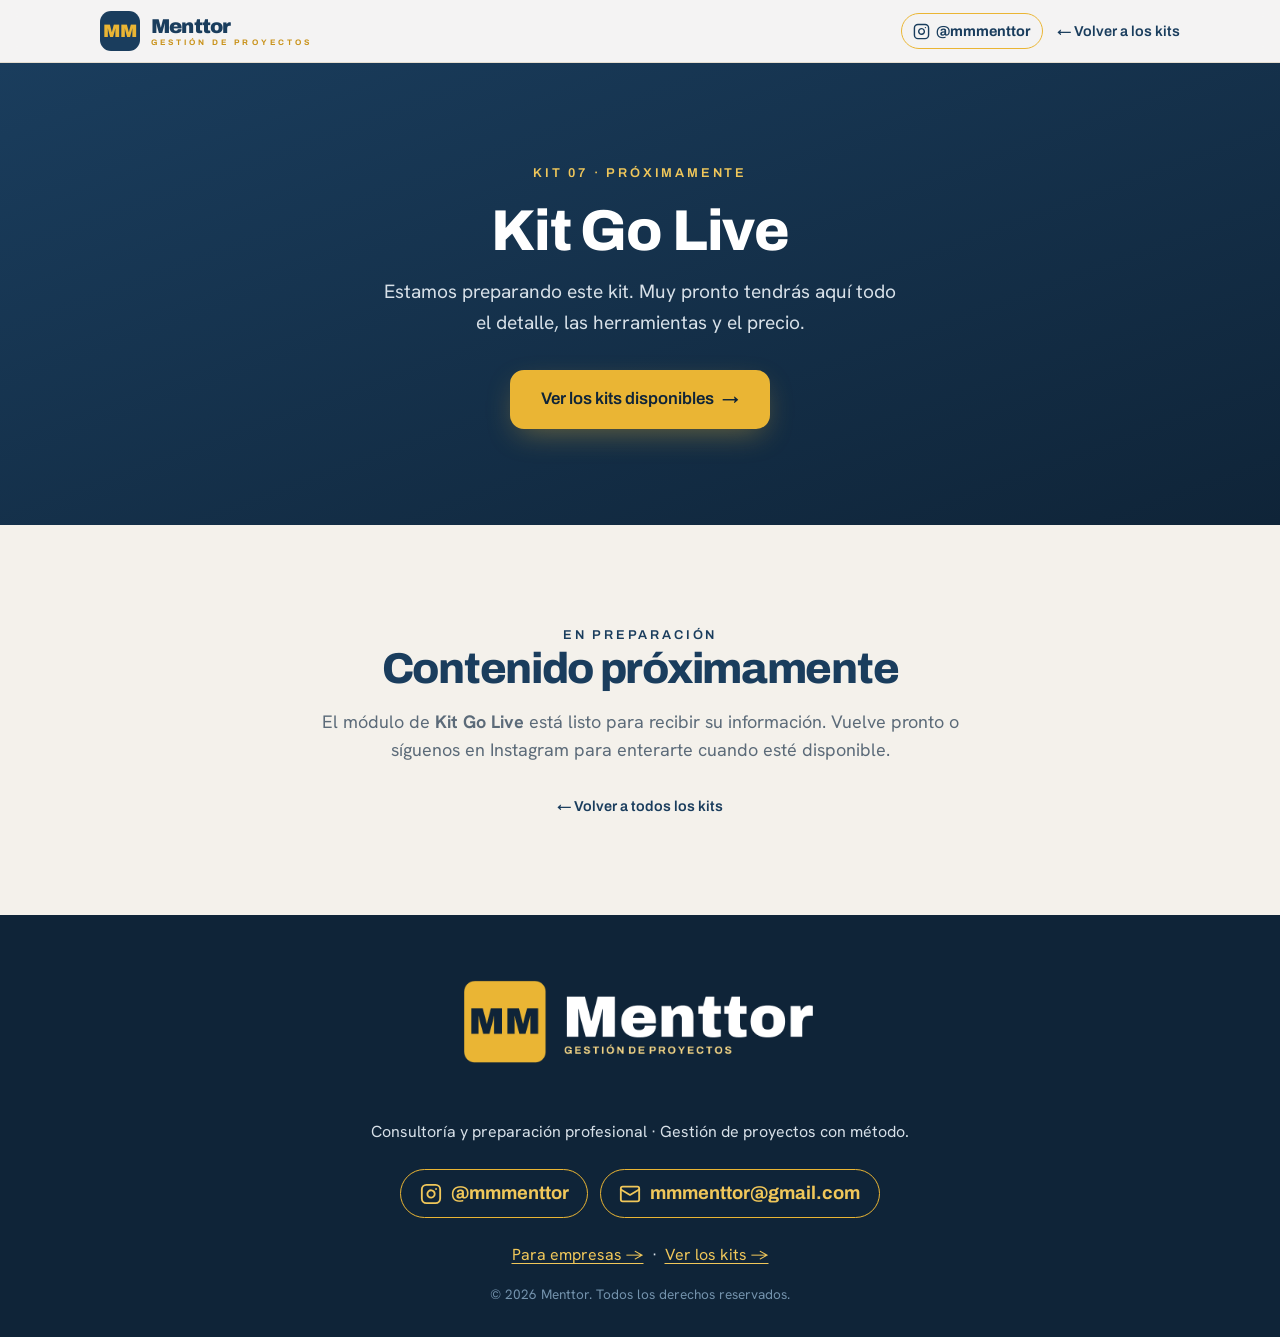
<file: landing/kit-go-live/index.html>
<!DOCTYPE html>
<html lang="es">
<head>
<meta charset="UTF-8" />
<meta name="viewport" content="width=device-width, initial-scale=1.0" />
<meta name="robots" content="noindex" />
<title>Kit Go Live — Menttor</title>
<meta name="description" content="Kit Go Live — un kit del Sistema Menttor. En preparación." />
<link rel="stylesheet" href="../colors_and_type.css" />
<link rel="stylesheet" href="../styles.css" />
</head>
<body>

<header class="topbar">
  <div class="wrap">
    <a href="/" class="brand-lockup" aria-label="Menttor — Gestión de proyectos">
      <span class="logo-iso"><b>MM</b></span>
      <span class="logo-word"><span class="n">Menttor</span><span class="m">GESTIÓN DE PROYECTOS</span></span>
    </a>
    <div class="topbar-actions">
      <a href="https://www.instagram.com/mmmenttor/" target="_blank" rel="noopener noreferrer" class="ig-top">
        <svg viewBox="0 0 24 24" fill="none" stroke="currentColor" stroke-width="2" stroke-linecap="round" stroke-linejoin="round"><rect x="2" y="2" width="20" height="20" rx="5" ry="5"></rect><path d="M16 11.37A4 4 0 1 1 12.63 8 4 4 0 0 1 16 11.37z"></path><line x1="17.5" y1="6.5" x2="17.51" y2="6.5"></line></svg>
        <span class="ig-label">@mmmenttor</span>
      </a>
      <a href="/#kits" class="backlink">← Volver a los kits</a>
    </div>
  </div>
</header>

<section class="detail-hero">
  <div class="wrap">
    <div class="reveal">
      <span class="eyebrow">Kit 07 · Próximamente</span>
      <h1>Kit Go Live</h1>
      <p class="sub">Estamos preparando este kit. Muy pronto tendrás aquí todo el detalle, las herramientas y el precio.</p>
      <a href="/#kits" class="btn">Ver los kits disponibles <span class="arrow">→</span></a>
    </div>
  </div>
</section>

<section>
  <div class="wrap">
    <div class="center reveal" style="max-width:680px;margin:0 auto;">
      <span class="eyebrow">En preparación</span>
      <h2 class="section-title">Contenido próximamente</h2>
      <p class="lead">El módulo de <strong>Kit Go Live</strong> está listo para recibir su información. Vuelve pronto o síguenos en Instagram para enterarte cuando esté disponible.</p>
      <p style="margin-top:1.75rem;"><a href="/#kits" class="backlink">← Volver a todos los kits</a></p>
    </div>
  </div>
</section>

<footer>
  <div class="wrap">
    <a href="/" aria-label="Menttor — Gestión de proyectos" style="display:inline-block;margin-bottom:1rem;">
      <img src="../assets/menttor-logo-blanco.png" alt="Menttor — Gestión de proyectos" style="height:117px;width:auto;" />
    </a>
    <p>Consultoría y preparación profesional · Gestión de proyectos con método.</p>
    <div style="display:flex;gap:.75rem;justify-content:center;flex-wrap:wrap;margin-top:1.5rem;">
      <a href="https://www.instagram.com/mmmenttor/" target="_blank" rel="noopener noreferrer" class="social-link">
        <svg viewBox="0 0 24 24" fill="none" stroke="currentColor" stroke-width="2" stroke-linecap="round" stroke-linejoin="round"><rect x="2" y="2" width="20" height="20" rx="5" ry="5"></rect><path d="M16 11.37A4 4 0 1 1 12.63 8 4 4 0 0 1 16 11.37z"></path><line x1="17.5" y1="6.5" x2="17.51" y2="6.5"></line></svg>
        @mmmenttor
      </a>
      <a href="mailto:mmmenttor@gmail.com" class="social-link">
        <svg viewBox="0 0 24 24" fill="none" stroke="currentColor" stroke-width="2" stroke-linecap="round" stroke-linejoin="round"><rect x="2" y="4" width="20" height="16" rx="2"></rect><path d="m22 7-10 6L2 7"></path></svg>
        mmmenttor@gmail.com
      </a>
    </div>
    <p style="margin-top:1.5rem;"><a href="/#empresas">Para empresas →</a> &nbsp;·&nbsp; <a href="/#kits">Ver los kits →</a></p>
    <p class="small">© 2026 Menttor. Todos los derechos reservados.</p>
  </div>
</footer>

<script>
  const io = new IntersectionObserver((entries) => {
    entries.forEach(e => { if (e.isIntersecting) { e.target.classList.add('in'); io.unobserve(e.target); } });
  }, { threshold: .12 });
  document.querySelectorAll('.reveal').forEach(el => io.observe(el));
</script>
</body>
</html>
</file>
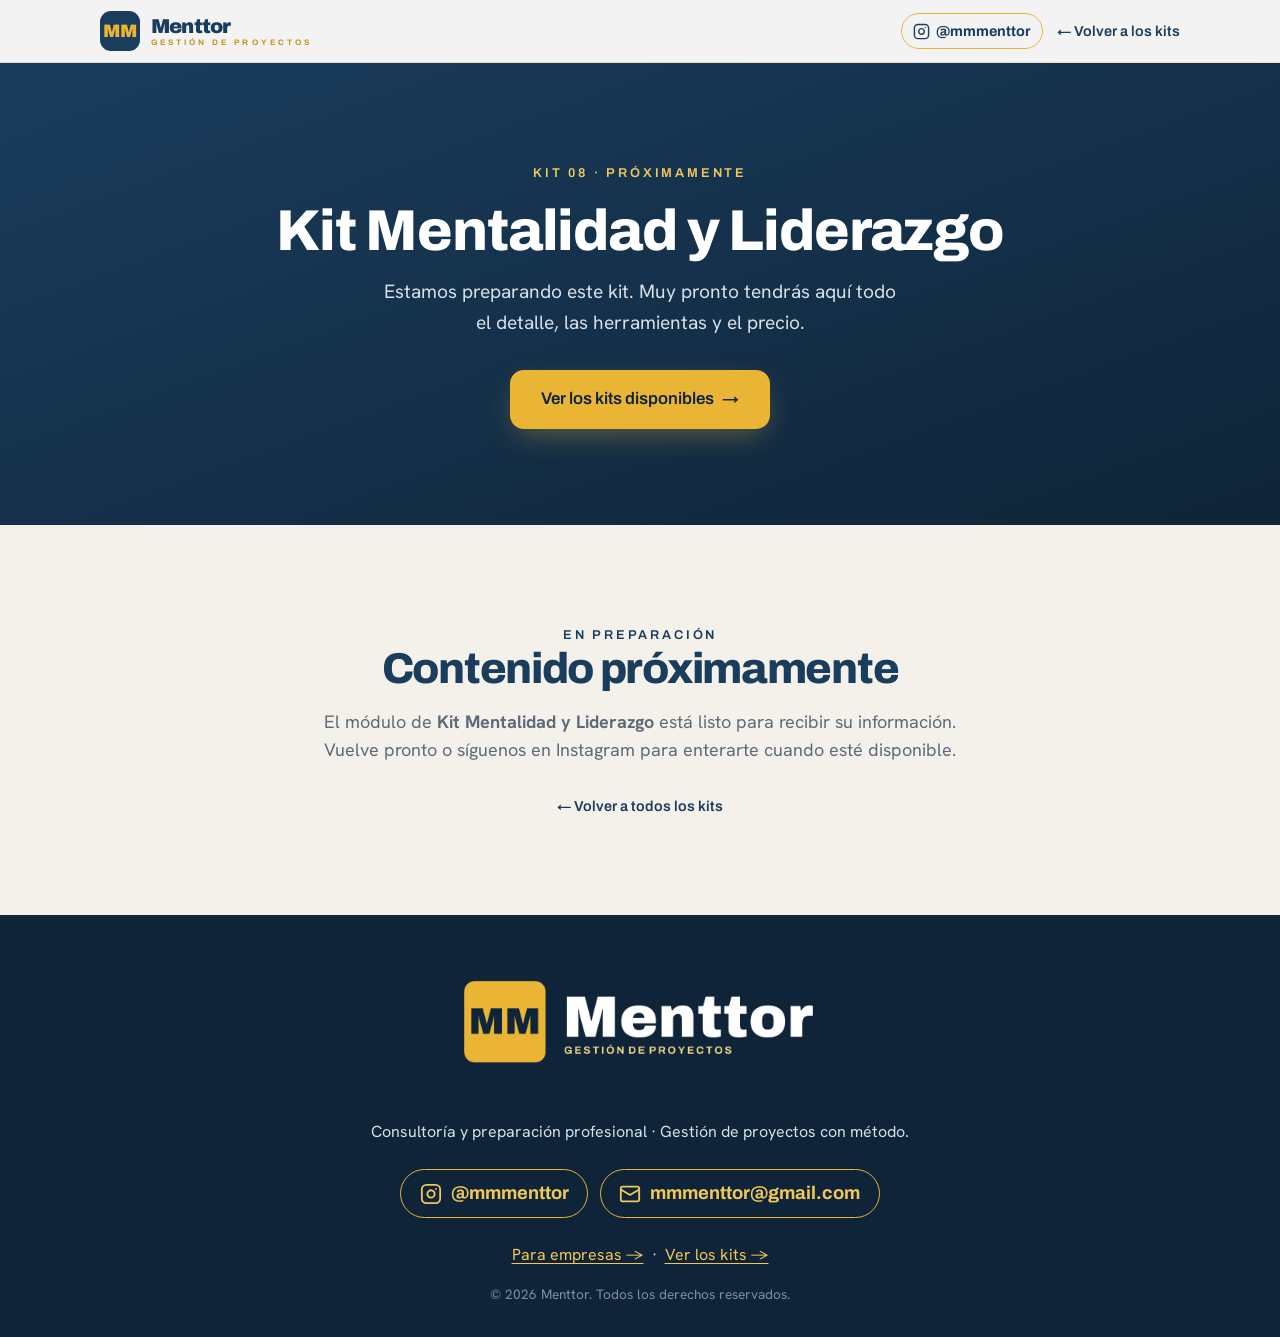
<file: landing/kit-mentalidad-liderazgo/index.html>
<!DOCTYPE html>
<html lang="es">
<head>
<meta charset="UTF-8" />
<meta name="viewport" content="width=device-width, initial-scale=1.0" />
<meta name="robots" content="noindex" />
<title>Kit Mentalidad y Liderazgo — Menttor</title>
<meta name="description" content="Kit Mentalidad y Liderazgo — un kit del Sistema Menttor. En preparación." />
<link rel="stylesheet" href="../colors_and_type.css" />
<link rel="stylesheet" href="../styles.css" />
</head>
<body>

<header class="topbar">
  <div class="wrap">
    <a href="/" class="brand-lockup" aria-label="Menttor — Gestión de proyectos">
      <span class="logo-iso"><b>MM</b></span>
      <span class="logo-word"><span class="n">Menttor</span><span class="m">GESTIÓN DE PROYECTOS</span></span>
    </a>
    <div class="topbar-actions">
      <a href="https://www.instagram.com/mmmenttor/" target="_blank" rel="noopener noreferrer" class="ig-top">
        <svg viewBox="0 0 24 24" fill="none" stroke="currentColor" stroke-width="2" stroke-linecap="round" stroke-linejoin="round"><rect x="2" y="2" width="20" height="20" rx="5" ry="5"></rect><path d="M16 11.37A4 4 0 1 1 12.63 8 4 4 0 0 1 16 11.37z"></path><line x1="17.5" y1="6.5" x2="17.51" y2="6.5"></line></svg>
        <span class="ig-label">@mmmenttor</span>
      </a>
      <a href="/#kits" class="backlink">← Volver a los kits</a>
    </div>
  </div>
</header>

<section class="detail-hero">
  <div class="wrap">
    <div class="reveal">
      <span class="eyebrow">Kit 08 · Próximamente</span>
      <h1>Kit Mentalidad y Liderazgo</h1>
      <p class="sub">Estamos preparando este kit. Muy pronto tendrás aquí todo el detalle, las herramientas y el precio.</p>
      <a href="/#kits" class="btn">Ver los kits disponibles <span class="arrow">→</span></a>
    </div>
  </div>
</section>

<section>
  <div class="wrap">
    <div class="center reveal" style="max-width:680px;margin:0 auto;">
      <span class="eyebrow">En preparación</span>
      <h2 class="section-title">Contenido próximamente</h2>
      <p class="lead">El módulo de <strong>Kit Mentalidad y Liderazgo</strong> está listo para recibir su información. Vuelve pronto o síguenos en Instagram para enterarte cuando esté disponible.</p>
      <p style="margin-top:1.75rem;"><a href="/#kits" class="backlink">← Volver a todos los kits</a></p>
    </div>
  </div>
</section>

<footer>
  <div class="wrap">
    <a href="/" aria-label="Menttor — Gestión de proyectos" style="display:inline-block;margin-bottom:1rem;">
      <img src="../assets/menttor-logo-blanco.png" alt="Menttor — Gestión de proyectos" style="height:117px;width:auto;" />
    </a>
    <p>Consultoría y preparación profesional · Gestión de proyectos con método.</p>
    <div style="display:flex;gap:.75rem;justify-content:center;flex-wrap:wrap;margin-top:1.5rem;">
      <a href="https://www.instagram.com/mmmenttor/" target="_blank" rel="noopener noreferrer" class="social-link">
        <svg viewBox="0 0 24 24" fill="none" stroke="currentColor" stroke-width="2" stroke-linecap="round" stroke-linejoin="round"><rect x="2" y="2" width="20" height="20" rx="5" ry="5"></rect><path d="M16 11.37A4 4 0 1 1 12.63 8 4 4 0 0 1 16 11.37z"></path><line x1="17.5" y1="6.5" x2="17.51" y2="6.5"></line></svg>
        @mmmenttor
      </a>
      <a href="mailto:mmmenttor@gmail.com" class="social-link">
        <svg viewBox="0 0 24 24" fill="none" stroke="currentColor" stroke-width="2" stroke-linecap="round" stroke-linejoin="round"><rect x="2" y="4" width="20" height="16" rx="2"></rect><path d="m22 7-10 6L2 7"></path></svg>
        mmmenttor@gmail.com
      </a>
    </div>
    <p style="margin-top:1.5rem;"><a href="/#empresas">Para empresas →</a> &nbsp;·&nbsp; <a href="/#kits">Ver los kits →</a></p>
    <p class="small">© 2026 Menttor. Todos los derechos reservados.</p>
  </div>
</footer>

<script>
  const io = new IntersectionObserver((entries) => {
    entries.forEach(e => { if (e.isIntersecting) { e.target.classList.add('in'); io.unobserve(e.target); } });
  }, { threshold: .12 });
  document.querySelectorAll('.reveal').forEach(el => io.observe(el));
</script>
</body>
</html>
</file>
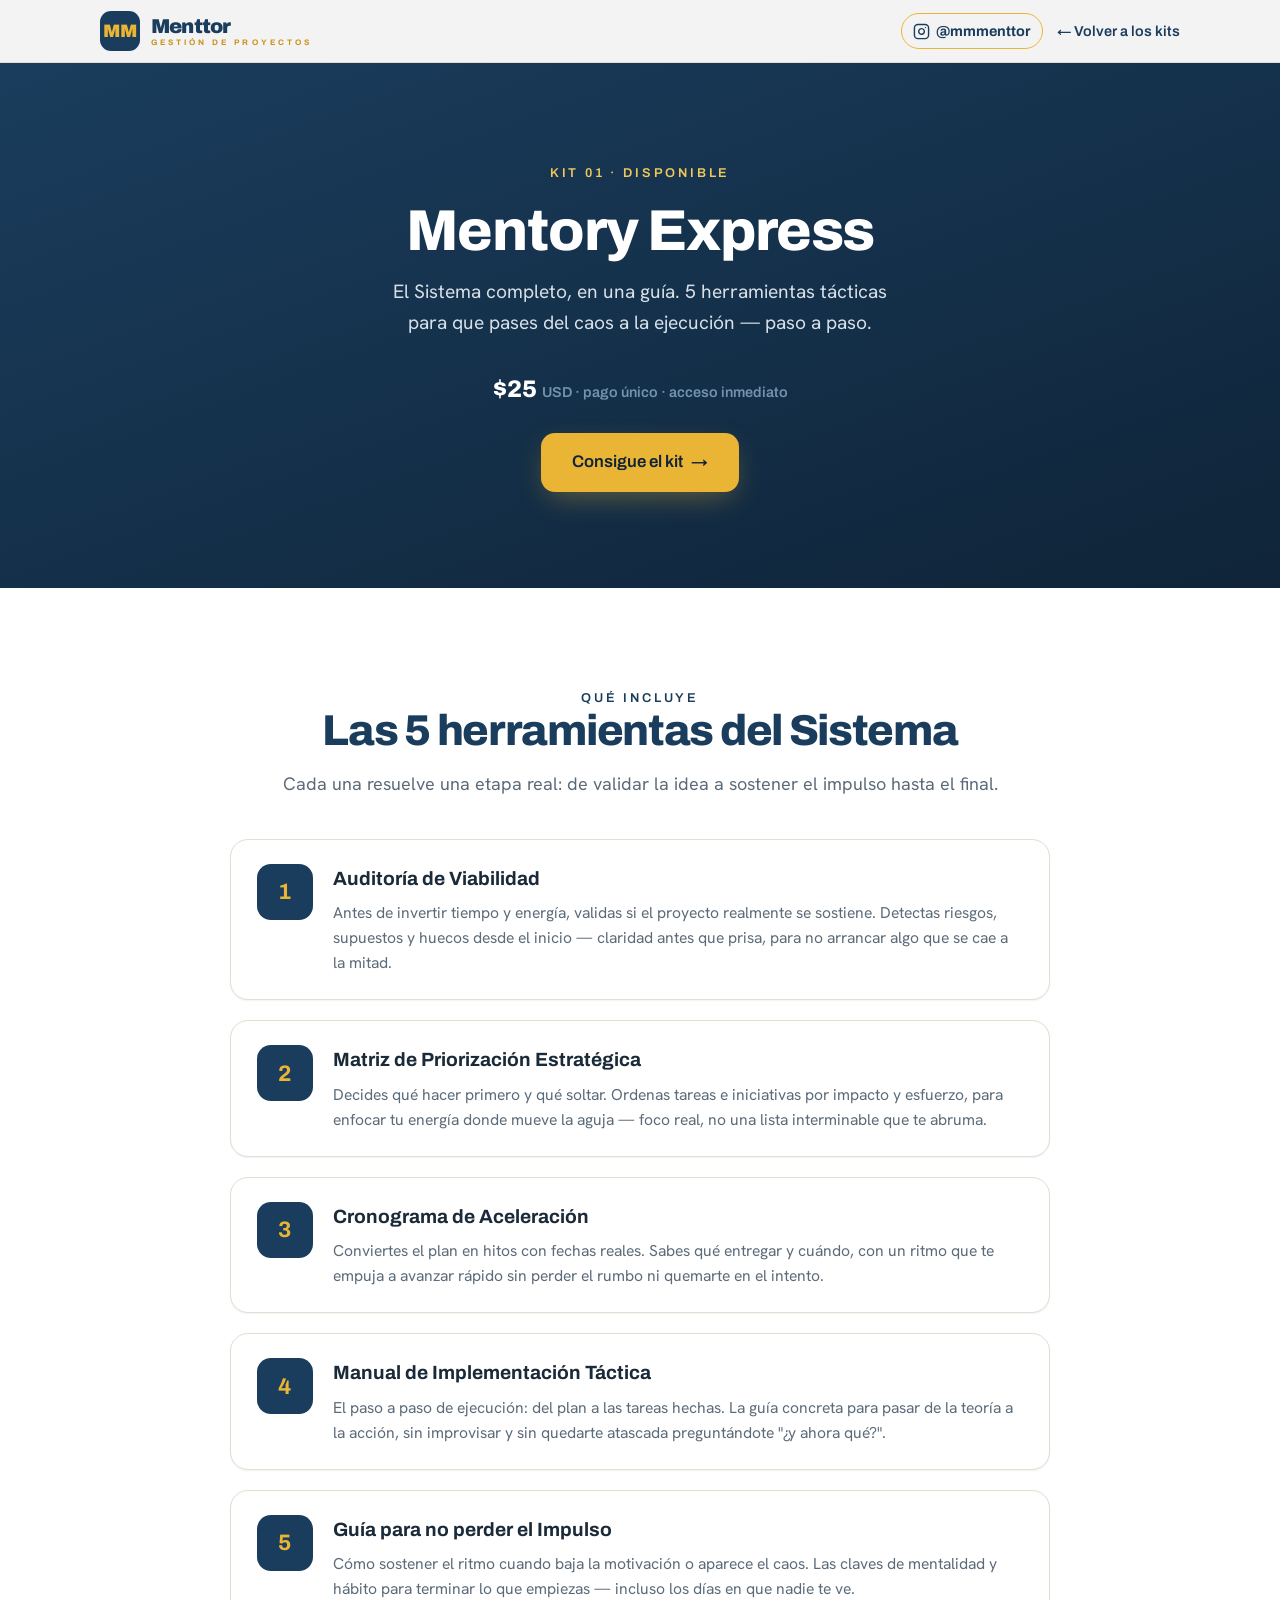
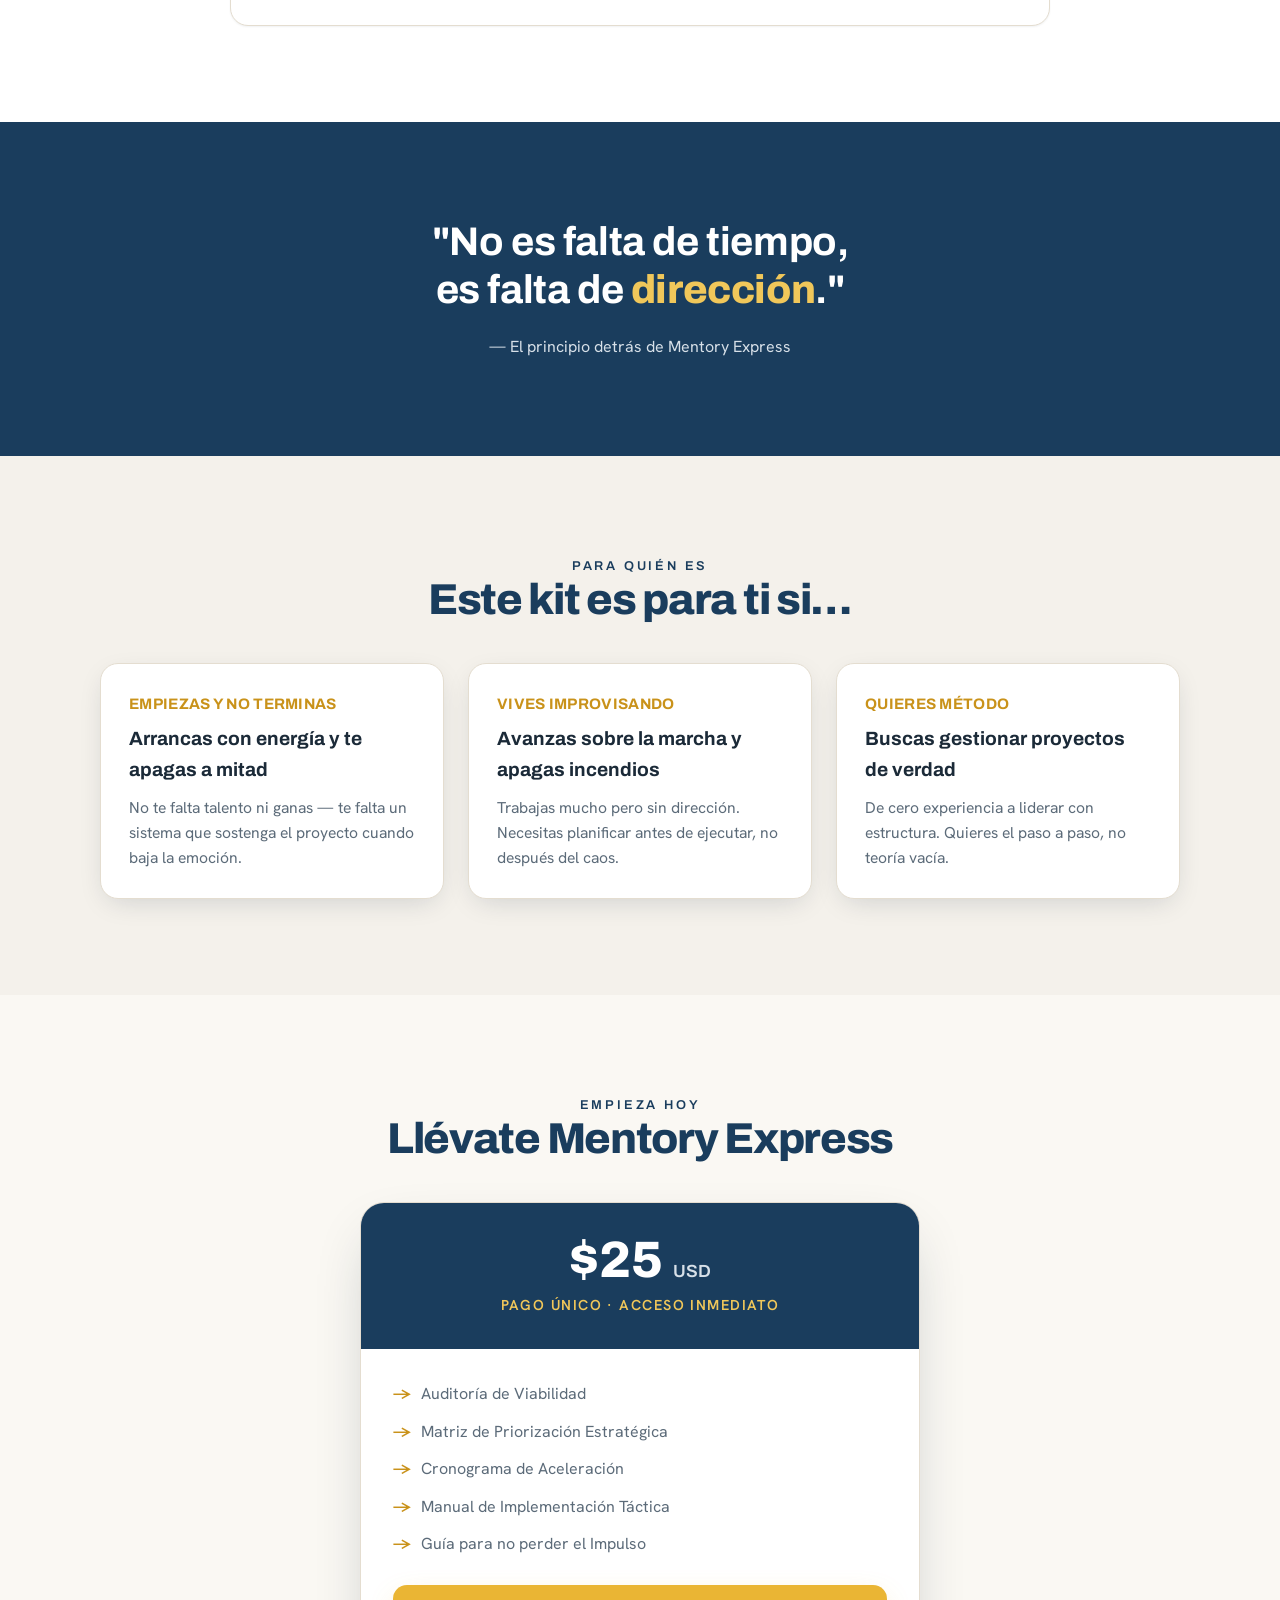
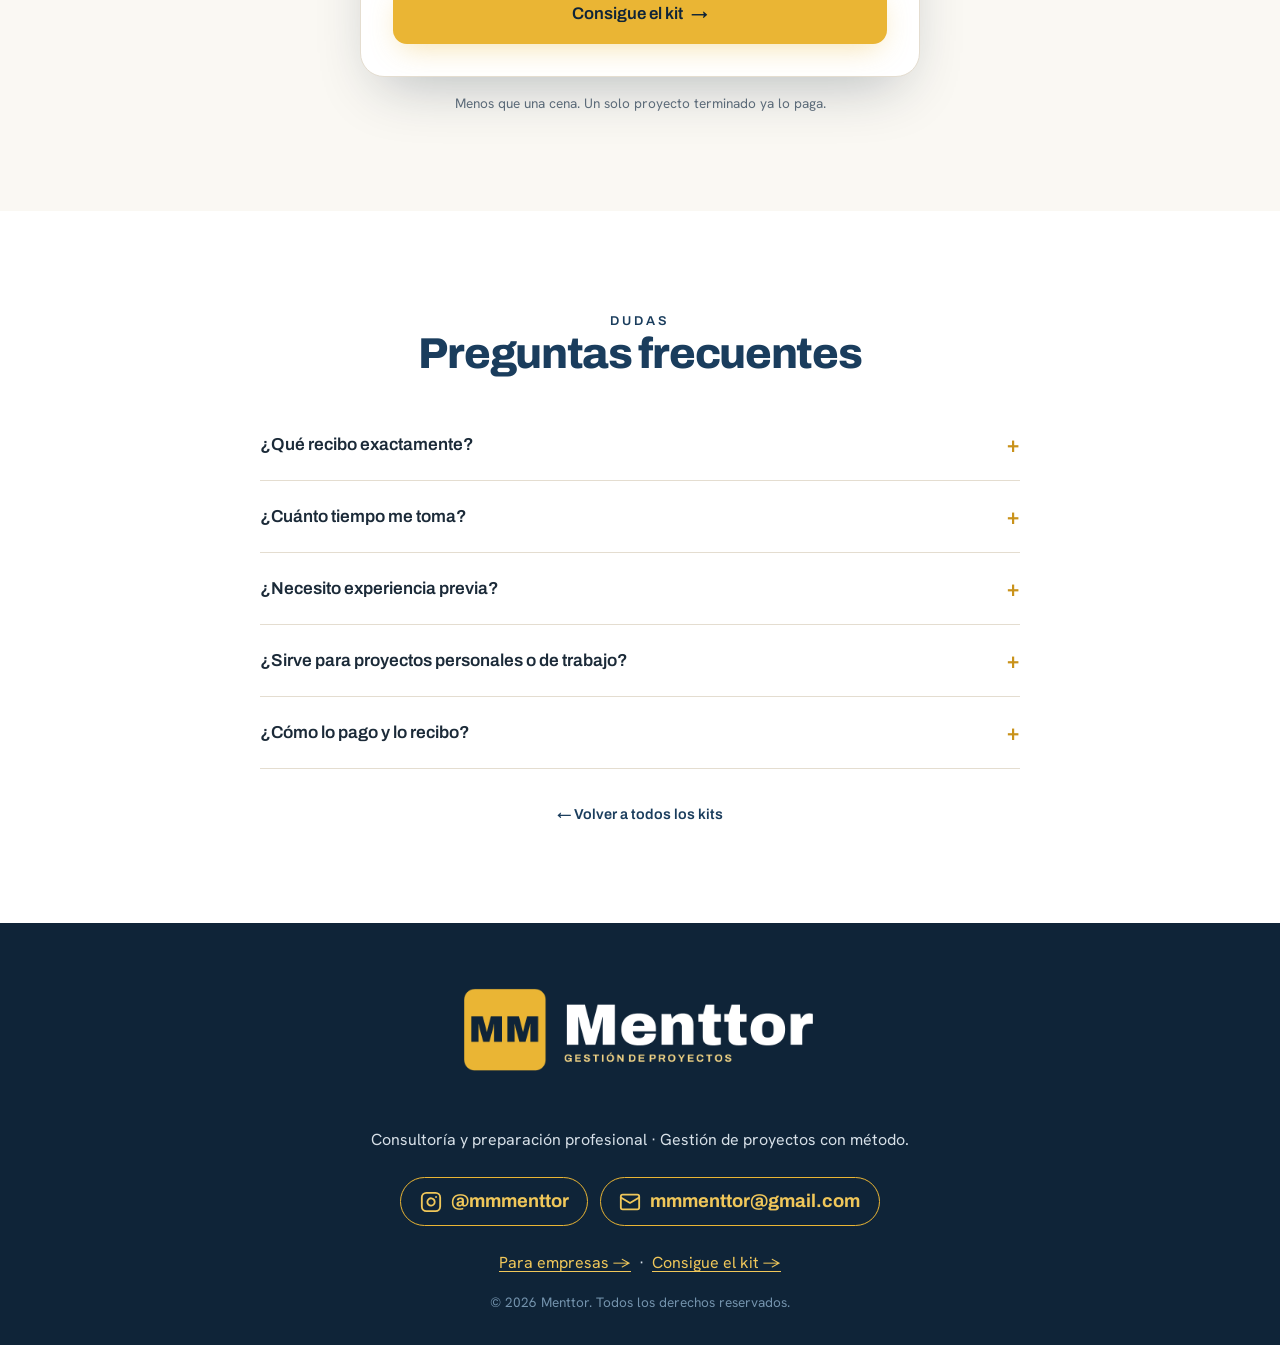
<file: landing/mentori-express/index.html>
<!DOCTYPE html>
<html lang="es">
<head>
<meta charset="UTF-8" />
<meta name="viewport" content="width=device-width, initial-scale=1.0" />
<title>Mentory Express — El Sistema completo, en una guía | Menttor</title>
<meta name="description" content="Mentory Express: el Sistema completo en una guía. 5 herramientas tácticas para pasar del caos a la ejecución, paso a paso. $25." />

<!-- Open Graph -->
<meta property="og:type" content="website" />
<meta property="og:title" content="Mentory Express — Menttor" />
<meta property="og:description" content="El Sistema completo, en una guía. 5 herramientas tácticas para pasar del caos a la ejecución, paso a paso." />
<meta property="og:image" content="https://mm-menttor-landing-7c4m.vercel.app/assets/og-image.png" />
<meta property="og:image:width" content="1200" />
<meta property="og:image:height" content="630" />
<meta name="twitter:card" content="summary_large_image" />
<meta name="twitter:image" content="https://mm-menttor-landing-7c4m.vercel.app/assets/og-image.png" />

<link rel="stylesheet" href="../colors_and_type.css" />
<link rel="stylesheet" href="../styles.css" />
</head>
<body>

<!-- ============ TOP BAR ============ -->
<header class="topbar">
  <div class="wrap">
    <a href="/" class="brand-lockup" aria-label="Menttor — Gestión de proyectos">
      <span class="logo-iso"><b>MM</b></span>
      <span class="logo-word"><span class="n">Menttor</span><span class="m">GESTIÓN DE PROYECTOS</span></span>
    </a>
    <div class="topbar-actions">
      <a href="https://www.instagram.com/mmmenttor/" target="_blank" rel="noopener noreferrer" class="ig-top">
        <svg viewBox="0 0 24 24" fill="none" stroke="currentColor" stroke-width="2" stroke-linecap="round" stroke-linejoin="round"><rect x="2" y="2" width="20" height="20" rx="5" ry="5"></rect><path d="M16 11.37A4 4 0 1 1 12.63 8 4 4 0 0 1 16 11.37z"></path><line x1="17.5" y1="6.5" x2="17.51" y2="6.5"></line></svg>
        <span class="ig-label">@mmmenttor</span>
      </a>
      <a href="/#kits" class="backlink">← Volver a los kits</a>
    </div>
  </div>
</header>

<!-- ============ HERO ============ -->
<section class="detail-hero">
  <div class="wrap">
    <div class="reveal">
      <span class="eyebrow">Kit 01 · Disponible</span>
      <h1>Mentory Express</h1>
      <p class="sub">El Sistema completo, en una guía. 5 herramientas tácticas para que pases del caos a la ejecución — paso a paso.</p>
      <div class="price-tag">$25 <small>USD · pago único · acceso inmediato</small></div>
      <a href="https://mmmenttor.my.canva.site/mmmenttor" target="_blank" rel="noopener noreferrer" class="btn">Consigue el kit <span class="arrow">→</span></a>
    </div>
  </div>
</section>

<!-- ============ QUÉ INCLUYE ============ -->
<section class="included">
  <div class="wrap">
    <div class="center reveal">
      <span class="eyebrow">Qué incluye</span>
      <h2 class="section-title">Las 5 herramientas del Sistema</h2>
      <p class="lead">Cada una resuelve una etapa real: de validar la idea a sostener el impulso hasta el final.</p>
    </div>
    <div class="feature-list">
      <div class="feature reveal">
        <div class="fnum">1</div>
        <div>
          <h3>Auditoría de Viabilidad</h3>
          <p>Antes de invertir tiempo y energía, validas si el proyecto realmente se sostiene. Detectas riesgos, supuestos y huecos desde el inicio — claridad antes que prisa, para no arrancar algo que se cae a la mitad.</p>
        </div>
      </div>
      <div class="feature reveal">
        <div class="fnum">2</div>
        <div>
          <h3>Matriz de Priorización Estratégica</h3>
          <p>Decides qué hacer primero y qué soltar. Ordenas tareas e iniciativas por impacto y esfuerzo, para enfocar tu energía donde mueve la aguja — foco real, no una lista interminable que te abruma.</p>
        </div>
      </div>
      <div class="feature reveal">
        <div class="fnum">3</div>
        <div>
          <h3>Cronograma de Aceleración</h3>
          <p>Conviertes el plan en hitos con fechas reales. Sabes qué entregar y cuándo, con un ritmo que te empuja a avanzar rápido sin perder el rumbo ni quemarte en el intento.</p>
        </div>
      </div>
      <div class="feature reveal">
        <div class="fnum">4</div>
        <div>
          <h3>Manual de Implementación Táctica</h3>
          <p>El paso a paso de ejecución: del plan a las tareas hechas. La guía concreta para pasar de la teoría a la acción, sin improvisar y sin quedarte atascada preguntándote "¿y ahora qué?".</p>
        </div>
      </div>
      <div class="feature reveal">
        <div class="fnum">5</div>
        <div>
          <h3>Guía para no perder el Impulso</h3>
          <p>Cómo sostener el ritmo cuando baja la motivación o aparece el caos. Las claves de mentalidad y hábito para terminar lo que empiezas — incluso los días en que nadie te ve.</p>
        </div>
      </div>
    </div>
  </div>
</section>

<!-- ============ MANTRA BAND ============ -->
<section class="band">
  <div class="wrap">
    <p class="quote reveal">"No es falta de tiempo, es falta de <span class="gold">dirección</span>."</p>
    <p class="sig reveal">— El principio detrás de Mentory Express</p>
  </div>
</section>

<!-- ============ PARA QUIÉN ES ============ -->
<section>
  <div class="wrap">
    <div class="center reveal">
      <span class="eyebrow">Para quién es</span>
      <h2 class="section-title">Este kit es para ti si…</h2>
    </div>
    <div class="grid-3" style="margin-top:2.5rem;">
      <div class="card reveal">
        <div class="kicker">Empiezas y no terminas</div>
        <h3>Arrancas con energía y te apagas a mitad</h3>
        <p>No te falta talento ni ganas — te falta un sistema que sostenga el proyecto cuando baja la emoción.</p>
      </div>
      <div class="card reveal">
        <div class="kicker">Vives improvisando</div>
        <h3>Avanzas sobre la marcha y apagas incendios</h3>
        <p>Trabajas mucho pero sin dirección. Necesitas planificar antes de ejecutar, no después del caos.</p>
      </div>
      <div class="card reveal">
        <div class="kicker">Quieres método</div>
        <h3>Buscas gestionar proyectos de verdad</h3>
        <p>De cero experiencia a liderar con estructura. Quieres el paso a paso, no teoría vacía.</p>
      </div>
    </div>
  </div>
</section>

<!-- ============ COMPRAR ============ -->
<section id="comprar" style="background:var(--paper);">
  <div class="wrap">
    <div class="center reveal" style="margin-bottom:2.5rem;">
      <span class="eyebrow">Empieza hoy</span>
      <h2 class="section-title">Llévate Mentory Express</h2>
    </div>
    <div class="offer-card reveal">
      <div class="top">
        <div class="price">$25 <small>USD</small></div>
        <div class="once">Pago único · acceso inmediato</div>
      </div>
      <div class="body">
        <ul>
          <li><span class="arrow">→</span> Auditoría de Viabilidad</li>
          <li><span class="arrow">→</span> Matriz de Priorización Estratégica</li>
          <li><span class="arrow">→</span> Cronograma de Aceleración</li>
          <li><span class="arrow">→</span> Manual de Implementación Táctica</li>
          <li><span class="arrow">→</span> Guía para no perder el Impulso</li>
        </ul>
        <a href="https://mmmenttor.my.canva.site/mmmenttor" target="_blank" rel="noopener noreferrer" class="btn" id="cta-buy">Consigue el kit <span class="arrow">→</span></a>
      </div>
    </div>
    <p class="center muted" style="margin-top:1rem;font-size:.85rem;">Menos que una cena. Un solo proyecto terminado ya lo paga.</p>
  </div>
</section>

<!-- ============ FAQ ============ -->
<section style="background:#fff;">
  <div class="wrap">
    <div class="center reveal">
      <span class="eyebrow">Dudas</span>
      <h2 class="section-title">Preguntas frecuentes</h2>
    </div>
    <div class="faq-list">
      <details class="faq reveal"><summary>¿Qué recibo exactamente? <span class="plus">+</span></summary><p>Las 5 herramientas del Sistema en PDF descargable: Auditoría de Viabilidad, Matriz de Priorización Estratégica, Cronograma de Aceleración, Manual de Implementación Táctica y la Guía para no perder el Impulso. Acceso inmediato tras el pago.</p></details>
      <details class="faq reveal"><summary>¿Cuánto tiempo me toma? <span class="plus">+</span></summary><p>Está diseñado para llevarte del caos a la ejecución en 7 días. Puedes leerlo en una tarde y empezar a aplicarlo el mismo día.</p></details>
      <details class="faq reveal"><summary>¿Necesito experiencia previa? <span class="plus">+</span></summary><p>No. Te lleva de cero experiencia a planificar y ejecutar con método. Si ya gestionas proyectos, te dará estructura y foco.</p></details>
      <details class="faq reveal"><summary>¿Sirve para proyectos personales o de trabajo? <span class="plus">+</span></summary><p>Para ambos. Funciona igual con un proyecto profesional, un emprendimiento o una meta personal — cualquier cosa que necesites planificar y terminar.</p></details>
      <details class="faq reveal"><summary>¿Cómo lo pago y lo recibo? <span class="plus">+</span></summary><p>Pago único de $25. Al pulsar "Consigue el kit" te llevamos a la página con los métodos de pago disponibles. Tras la compra recibes el acceso de forma inmediata.</p></details>
    </div>
    <p class="center" style="margin-top:2rem;"><a href="/#kits" class="backlink">← Volver a todos los kits</a></p>
  </div>
</section>

<!-- ============ FOOTER ============ -->
<footer>
  <div class="wrap">
    <a href="/" aria-label="Menttor — Gestión de proyectos" style="display:inline-block;margin-bottom:1rem;">
      <img src="../assets/menttor-logo-blanco.png" alt="Menttor — Gestión de proyectos" style="height:117px;width:auto;" />
    </a>
    <p>Consultoría y preparación profesional · Gestión de proyectos con método.</p>
    <div style="display:flex;gap:.75rem;justify-content:center;flex-wrap:wrap;margin-top:1.5rem;">
      <a href="https://www.instagram.com/mmmenttor/" target="_blank" rel="noopener noreferrer" class="social-link">
        <svg viewBox="0 0 24 24" fill="none" stroke="currentColor" stroke-width="2" stroke-linecap="round" stroke-linejoin="round"><rect x="2" y="2" width="20" height="20" rx="5" ry="5"></rect><path d="M16 11.37A4 4 0 1 1 12.63 8 4 4 0 0 1 16 11.37z"></path><line x1="17.5" y1="6.5" x2="17.51" y2="6.5"></line></svg>
        @mmmenttor
      </a>
      <a href="mailto:mmmenttor@gmail.com" class="social-link">
        <svg viewBox="0 0 24 24" fill="none" stroke="currentColor" stroke-width="2" stroke-linecap="round" stroke-linejoin="round"><rect x="2" y="4" width="20" height="16" rx="2"></rect><path d="m22 7-10 6L2 7"></path></svg>
        mmmenttor@gmail.com
      </a>
    </div>
    <p style="margin-top:1.5rem;"><a href="/#empresas">Para empresas →</a> &nbsp;·&nbsp; <a href="#comprar">Consigue el kit →</a></p>
    <p class="small">© 2026 Menttor. Todos los derechos reservados.</p>
  </div>
</footer>

<script>
  const io = new IntersectionObserver((entries) => {
    entries.forEach(e => { if (e.isIntersecting) { e.target.classList.add('in'); io.unobserve(e.target); } });
  }, { threshold: .12 });
  document.querySelectorAll('.reveal').forEach(el => io.observe(el));
</script>
</body>
</html>
</file>
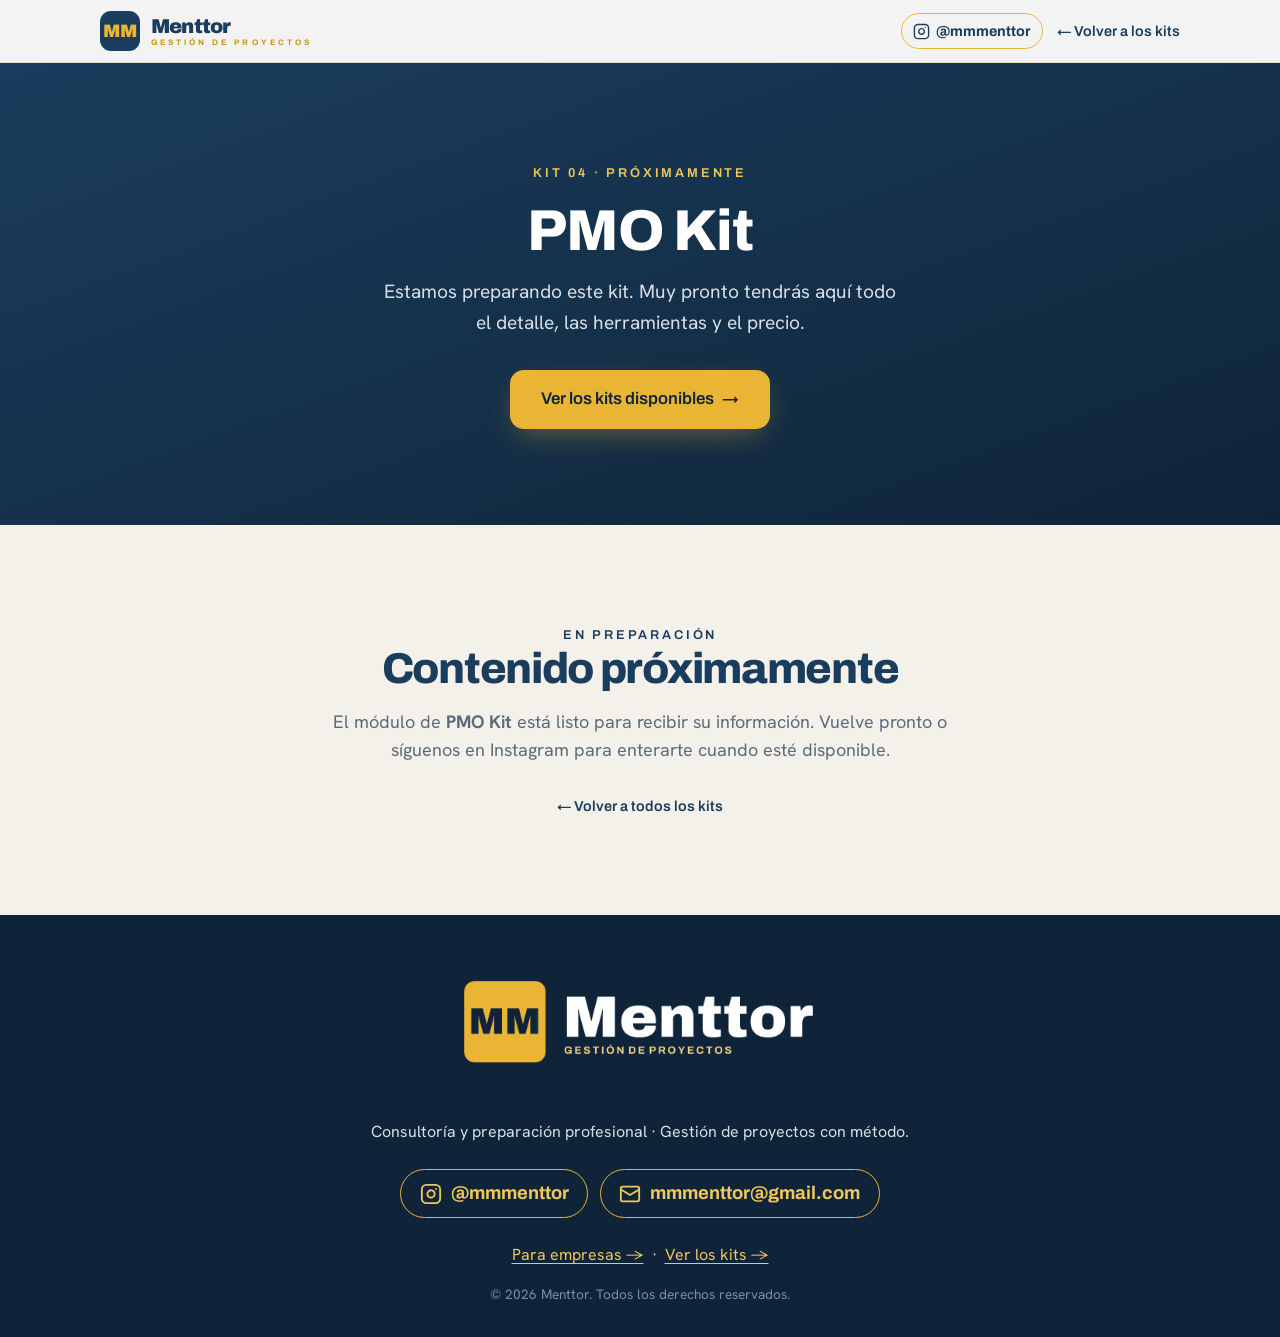
<file: landing/pmo-kit/index.html>
<!DOCTYPE html>
<html lang="es">
<head>
<meta charset="UTF-8" />
<meta name="viewport" content="width=device-width, initial-scale=1.0" />
<meta name="robots" content="noindex" />
<title>PMO Kit — Menttor</title>
<meta name="description" content="PMO Kit — un kit del Sistema Menttor. En preparación." />
<link rel="stylesheet" href="../colors_and_type.css" />
<link rel="stylesheet" href="../styles.css" />
</head>
<body>

<header class="topbar">
  <div class="wrap">
    <a href="/" class="brand-lockup" aria-label="Menttor — Gestión de proyectos">
      <span class="logo-iso"><b>MM</b></span>
      <span class="logo-word"><span class="n">Menttor</span><span class="m">GESTIÓN DE PROYECTOS</span></span>
    </a>
    <div class="topbar-actions">
      <a href="https://www.instagram.com/mmmenttor/" target="_blank" rel="noopener noreferrer" class="ig-top">
        <svg viewBox="0 0 24 24" fill="none" stroke="currentColor" stroke-width="2" stroke-linecap="round" stroke-linejoin="round"><rect x="2" y="2" width="20" height="20" rx="5" ry="5"></rect><path d="M16 11.37A4 4 0 1 1 12.63 8 4 4 0 0 1 16 11.37z"></path><line x1="17.5" y1="6.5" x2="17.51" y2="6.5"></line></svg>
        <span class="ig-label">@mmmenttor</span>
      </a>
      <a href="/#kits" class="backlink">← Volver a los kits</a>
    </div>
  </div>
</header>

<section class="detail-hero">
  <div class="wrap">
    <div class="reveal">
      <span class="eyebrow">Kit 04 · Próximamente</span>
      <h1>PMO Kit</h1>
      <p class="sub">Estamos preparando este kit. Muy pronto tendrás aquí todo el detalle, las herramientas y el precio.</p>
      <a href="/#kits" class="btn">Ver los kits disponibles <span class="arrow">→</span></a>
    </div>
  </div>
</section>

<section>
  <div class="wrap">
    <div class="center reveal" style="max-width:680px;margin:0 auto;">
      <span class="eyebrow">En preparación</span>
      <h2 class="section-title">Contenido próximamente</h2>
      <p class="lead">El módulo de <strong>PMO Kit</strong> está listo para recibir su información. Vuelve pronto o síguenos en Instagram para enterarte cuando esté disponible.</p>
      <p style="margin-top:1.75rem;"><a href="/#kits" class="backlink">← Volver a todos los kits</a></p>
    </div>
  </div>
</section>

<footer>
  <div class="wrap">
    <a href="/" aria-label="Menttor — Gestión de proyectos" style="display:inline-block;margin-bottom:1rem;">
      <img src="../assets/menttor-logo-blanco.png" alt="Menttor — Gestión de proyectos" style="height:117px;width:auto;" />
    </a>
    <p>Consultoría y preparación profesional · Gestión de proyectos con método.</p>
    <div style="display:flex;gap:.75rem;justify-content:center;flex-wrap:wrap;margin-top:1.5rem;">
      <a href="https://www.instagram.com/mmmenttor/" target="_blank" rel="noopener noreferrer" class="social-link">
        <svg viewBox="0 0 24 24" fill="none" stroke="currentColor" stroke-width="2" stroke-linecap="round" stroke-linejoin="round"><rect x="2" y="2" width="20" height="20" rx="5" ry="5"></rect><path d="M16 11.37A4 4 0 1 1 12.63 8 4 4 0 0 1 16 11.37z"></path><line x1="17.5" y1="6.5" x2="17.51" y2="6.5"></line></svg>
        @mmmenttor
      </a>
      <a href="mailto:mmmenttor@gmail.com" class="social-link">
        <svg viewBox="0 0 24 24" fill="none" stroke="currentColor" stroke-width="2" stroke-linecap="round" stroke-linejoin="round"><rect x="2" y="4" width="20" height="16" rx="2"></rect><path d="m22 7-10 6L2 7"></path></svg>
        mmmenttor@gmail.com
      </a>
    </div>
    <p style="margin-top:1.5rem;"><a href="/#empresas">Para empresas →</a> &nbsp;·&nbsp; <a href="/#kits">Ver los kits →</a></p>
    <p class="small">© 2026 Menttor. Todos los derechos reservados.</p>
  </div>
</footer>

<script>
  const io = new IntersectionObserver((entries) => {
    entries.forEach(e => { if (e.isIntersecting) { e.target.classList.add('in'); io.unobserve(e.target); } });
  }, { threshold: .12 });
  document.querySelectorAll('.reveal').forEach(el => io.observe(el));
</script>
</body>
</html>
</file>
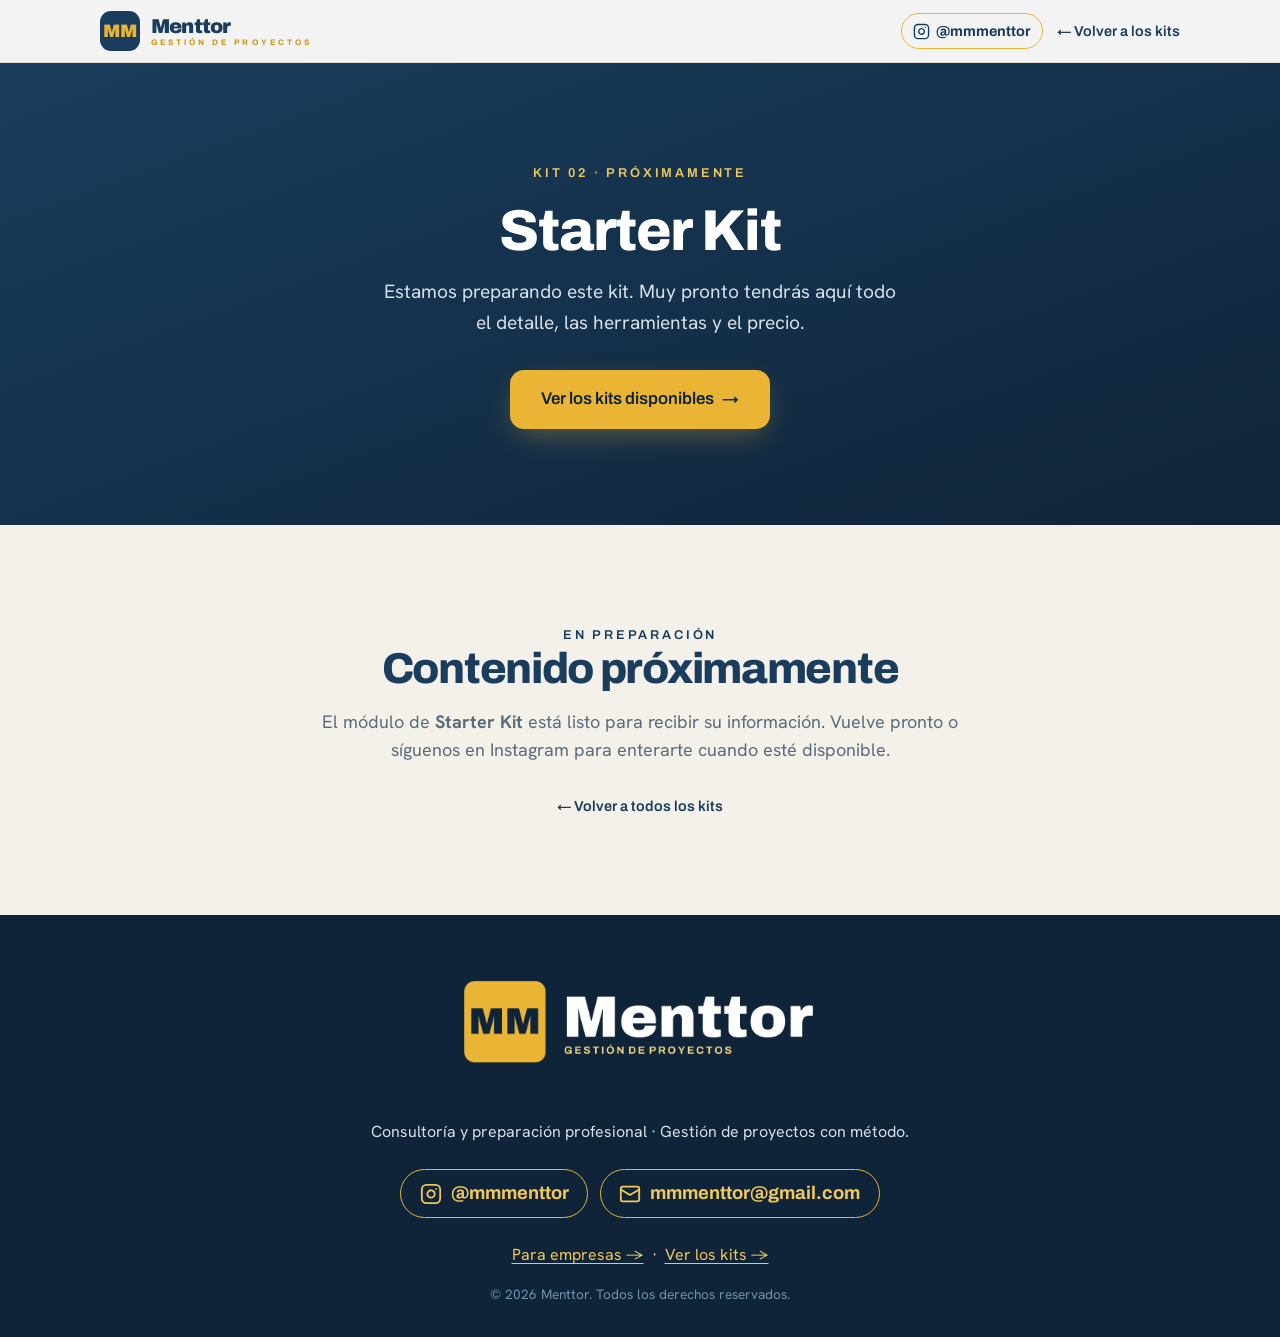
<file: landing/starter-kit/index.html>
<!DOCTYPE html>
<html lang="es">
<head>
<meta charset="UTF-8" />
<meta name="viewport" content="width=device-width, initial-scale=1.0" />
<meta name="robots" content="noindex" />
<title>Starter Kit — Menttor</title>
<meta name="description" content="Starter Kit — un kit del Sistema Menttor. En preparación." />
<link rel="stylesheet" href="../colors_and_type.css" />
<link rel="stylesheet" href="../styles.css" />
</head>
<body>

<header class="topbar">
  <div class="wrap">
    <a href="/" class="brand-lockup" aria-label="Menttor — Gestión de proyectos">
      <span class="logo-iso"><b>MM</b></span>
      <span class="logo-word"><span class="n">Menttor</span><span class="m">GESTIÓN DE PROYECTOS</span></span>
    </a>
    <div class="topbar-actions">
      <a href="https://www.instagram.com/mmmenttor/" target="_blank" rel="noopener noreferrer" class="ig-top">
        <svg viewBox="0 0 24 24" fill="none" stroke="currentColor" stroke-width="2" stroke-linecap="round" stroke-linejoin="round"><rect x="2" y="2" width="20" height="20" rx="5" ry="5"></rect><path d="M16 11.37A4 4 0 1 1 12.63 8 4 4 0 0 1 16 11.37z"></path><line x1="17.5" y1="6.5" x2="17.51" y2="6.5"></line></svg>
        <span class="ig-label">@mmmenttor</span>
      </a>
      <a href="/#kits" class="backlink">← Volver a los kits</a>
    </div>
  </div>
</header>

<section class="detail-hero">
  <div class="wrap">
    <div class="reveal">
      <span class="eyebrow">Kit 02 · Próximamente</span>
      <h1>Starter Kit</h1>
      <p class="sub">Estamos preparando este kit. Muy pronto tendrás aquí todo el detalle, las herramientas y el precio.</p>
      <a href="/#kits" class="btn">Ver los kits disponibles <span class="arrow">→</span></a>
    </div>
  </div>
</section>

<section>
  <div class="wrap">
    <div class="center reveal" style="max-width:680px;margin:0 auto;">
      <span class="eyebrow">En preparación</span>
      <h2 class="section-title">Contenido próximamente</h2>
      <p class="lead">El módulo de <strong>Starter Kit</strong> está listo para recibir su información. Vuelve pronto o síguenos en Instagram para enterarte cuando esté disponible.</p>
      <p style="margin-top:1.75rem;"><a href="/#kits" class="backlink">← Volver a todos los kits</a></p>
    </div>
  </div>
</section>

<footer>
  <div class="wrap">
    <a href="/" aria-label="Menttor — Gestión de proyectos" style="display:inline-block;margin-bottom:1rem;">
      <img src="../assets/menttor-logo-blanco.png" alt="Menttor — Gestión de proyectos" style="height:117px;width:auto;" />
    </a>
    <p>Consultoría y preparación profesional · Gestión de proyectos con método.</p>
    <div style="display:flex;gap:.75rem;justify-content:center;flex-wrap:wrap;margin-top:1.5rem;">
      <a href="https://www.instagram.com/mmmenttor/" target="_blank" rel="noopener noreferrer" class="social-link">
        <svg viewBox="0 0 24 24" fill="none" stroke="currentColor" stroke-width="2" stroke-linecap="round" stroke-linejoin="round"><rect x="2" y="2" width="20" height="20" rx="5" ry="5"></rect><path d="M16 11.37A4 4 0 1 1 12.63 8 4 4 0 0 1 16 11.37z"></path><line x1="17.5" y1="6.5" x2="17.51" y2="6.5"></line></svg>
        @mmmenttor
      </a>
      <a href="mailto:mmmenttor@gmail.com" class="social-link">
        <svg viewBox="0 0 24 24" fill="none" stroke="currentColor" stroke-width="2" stroke-linecap="round" stroke-linejoin="round"><rect x="2" y="4" width="20" height="16" rx="2"></rect><path d="m22 7-10 6L2 7"></path></svg>
        mmmenttor@gmail.com
      </a>
    </div>
    <p style="margin-top:1.5rem;"><a href="/#empresas">Para empresas →</a> &nbsp;·&nbsp; <a href="/#kits">Ver los kits →</a></p>
    <p class="small">© 2026 Menttor. Todos los derechos reservados.</p>
  </div>
</footer>

<script>
  const io = new IntersectionObserver((entries) => {
    entries.forEach(e => { if (e.isIntersecting) { e.target.classList.add('in'); io.unobserve(e.target); } });
  }, { threshold: .12 });
  document.querySelectorAll('.reveal').forEach(el => io.observe(el));
</script>
</body>
</html>
</file>
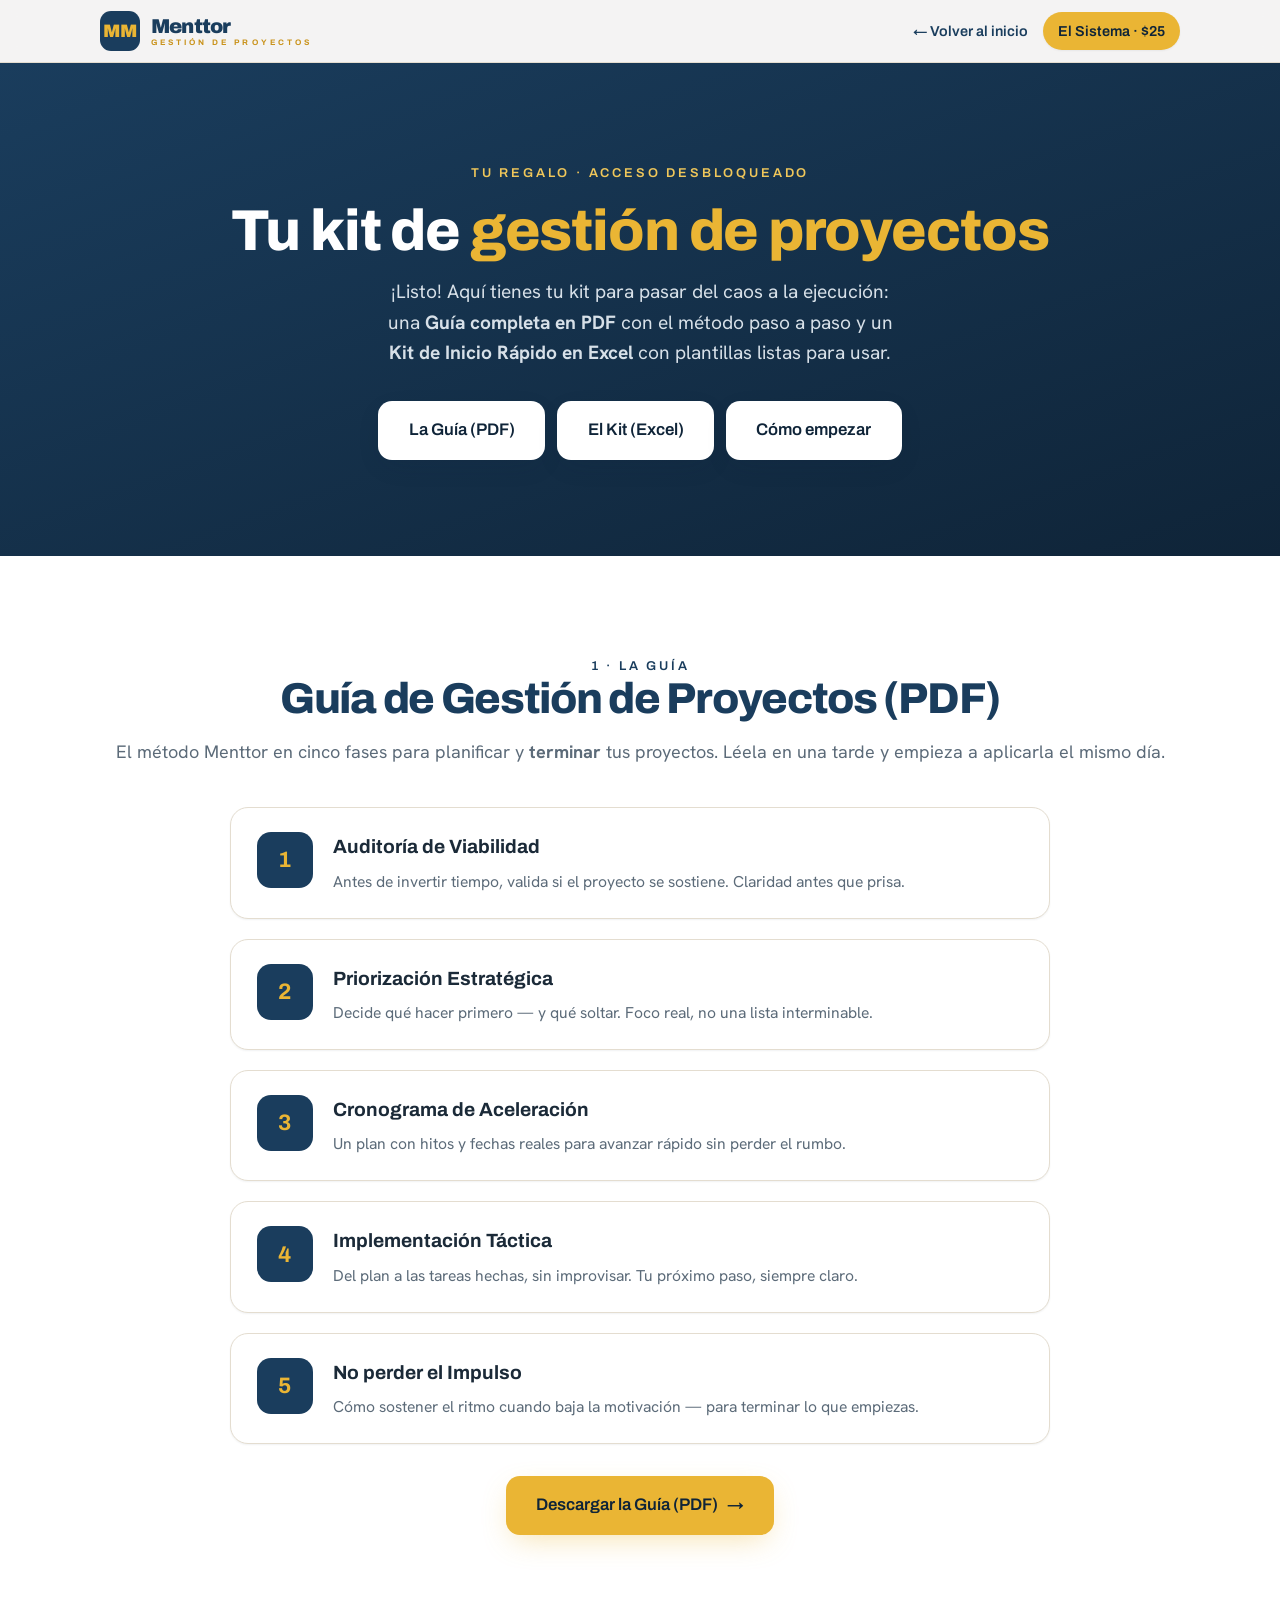
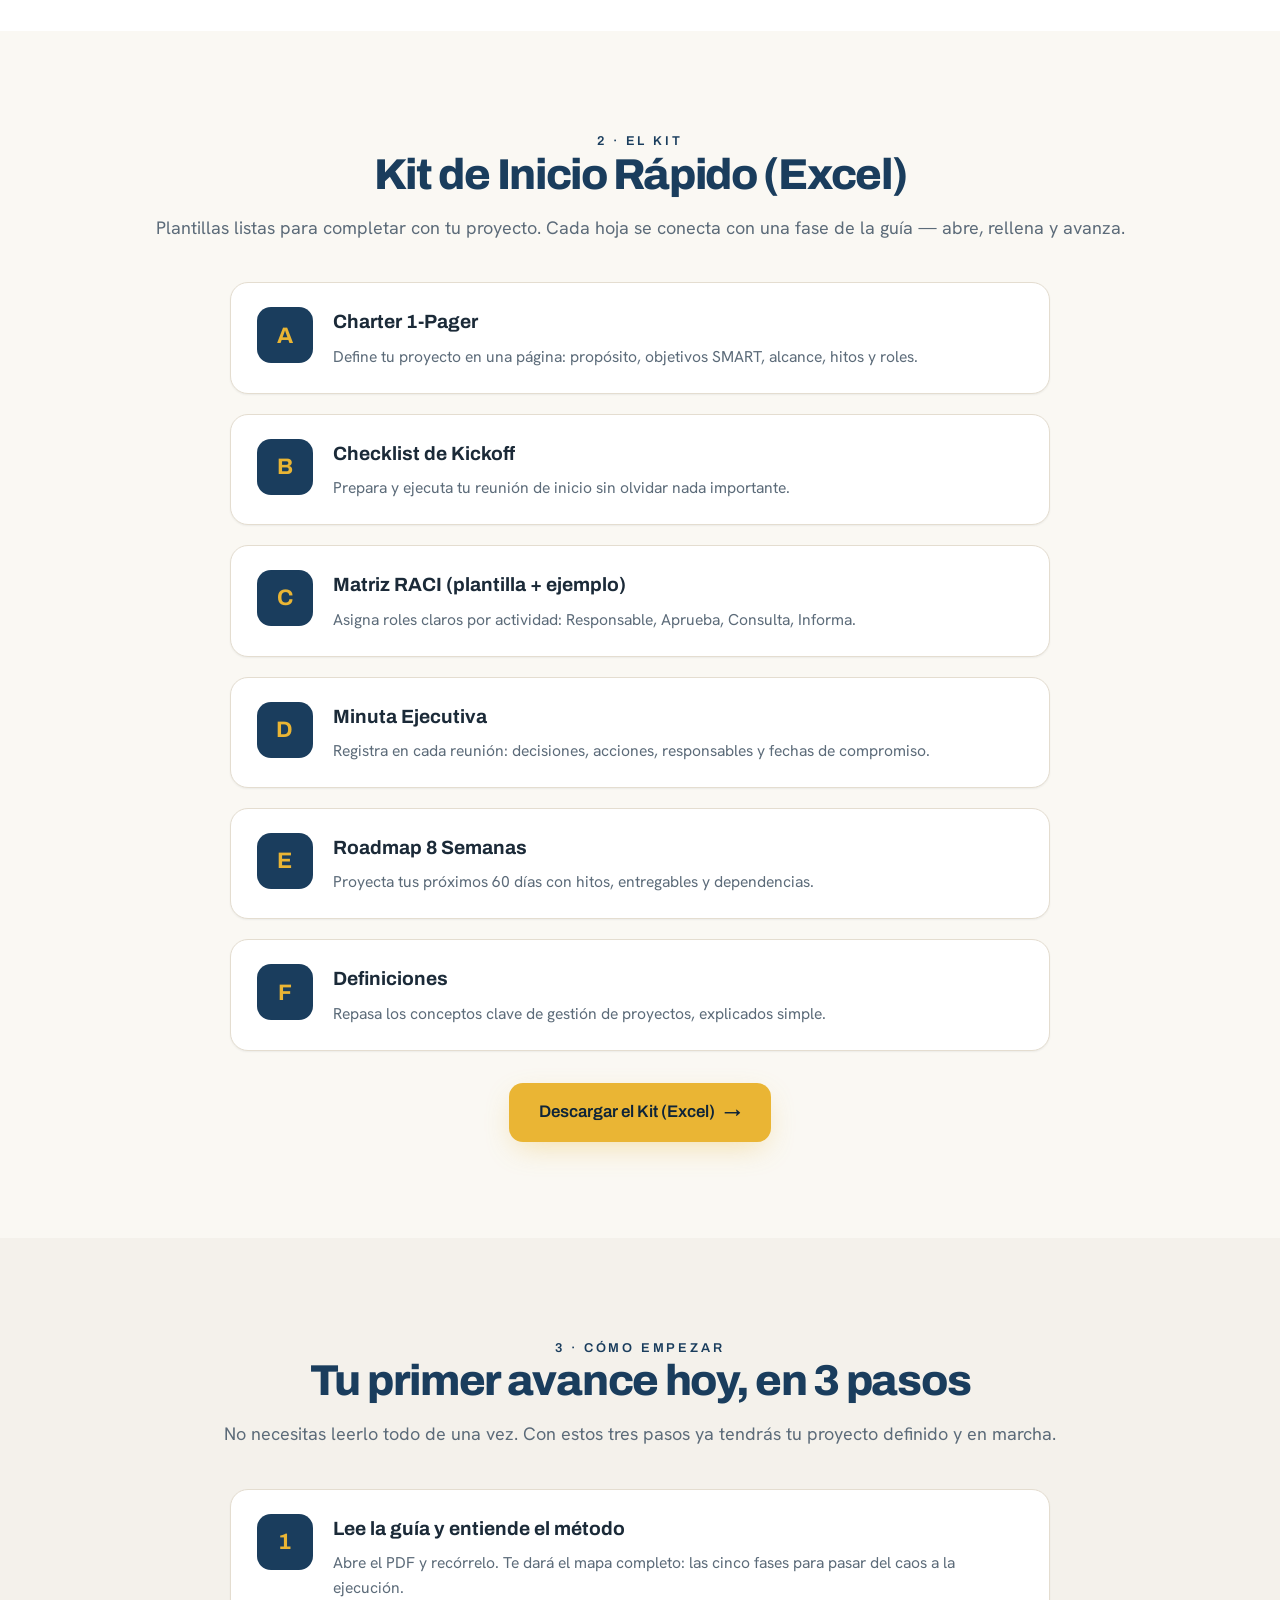
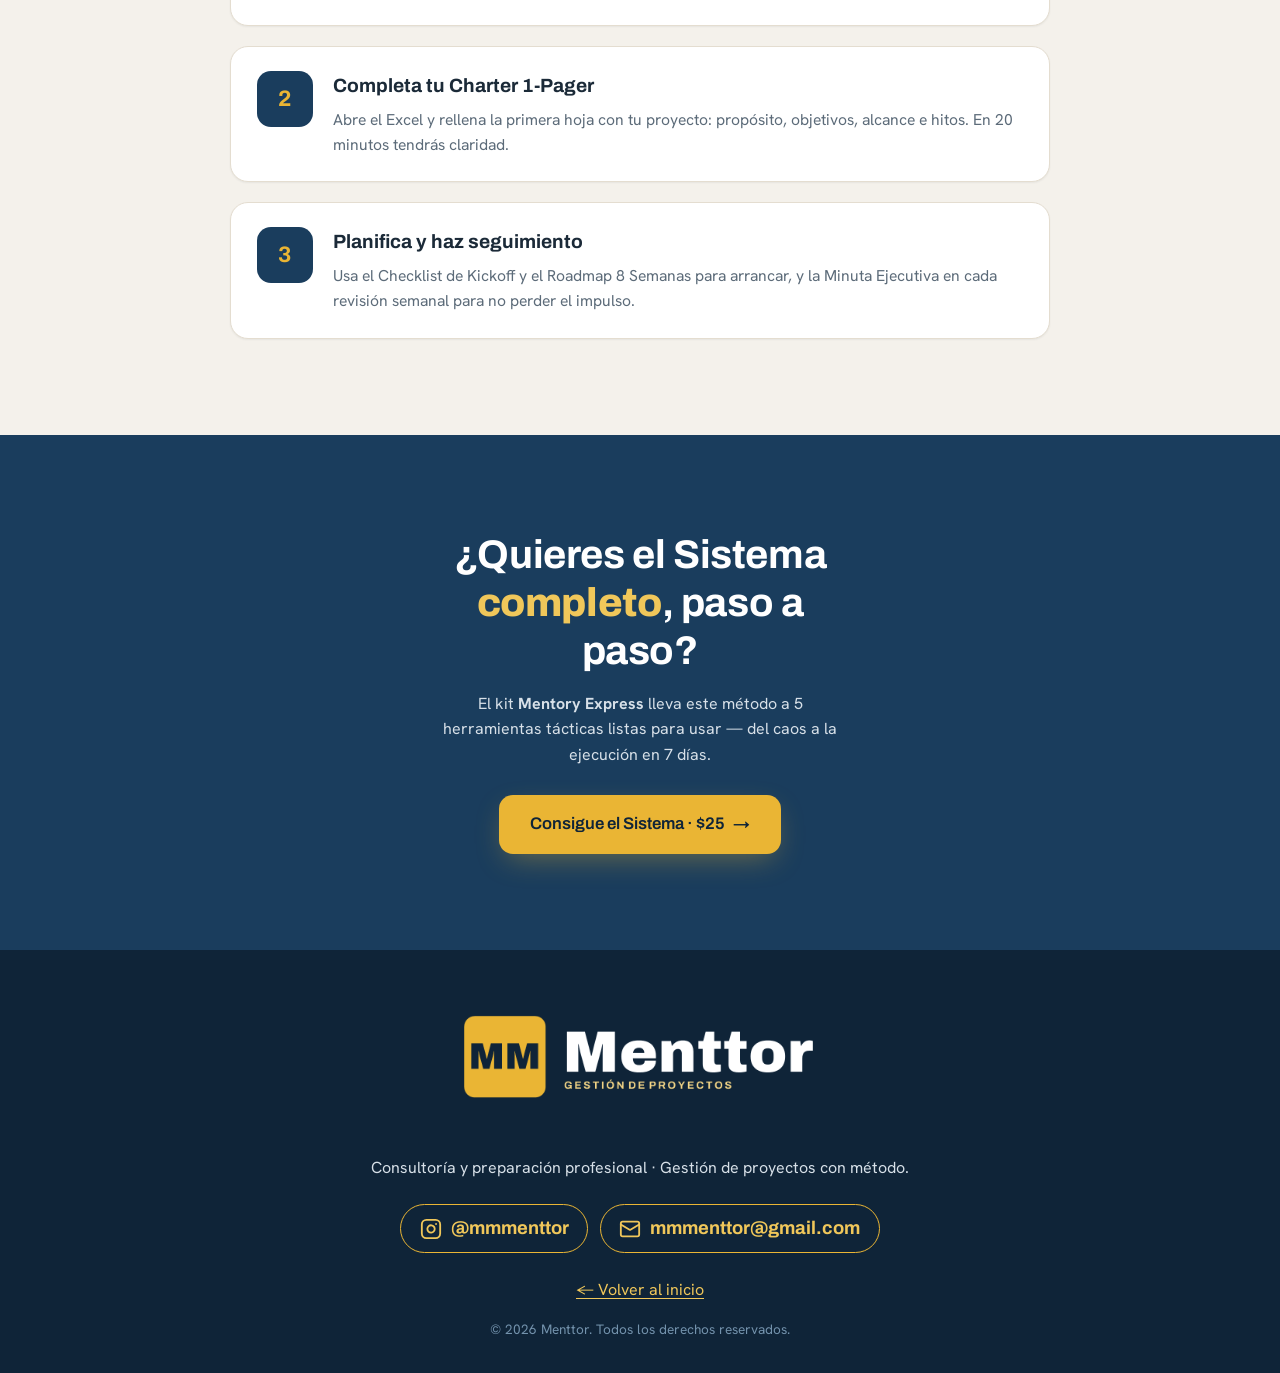
<file: landing/recursos.html>
<!DOCTYPE html>
<html lang="es">
<head>
<meta charset="UTF-8" />
<meta name="viewport" content="width=device-width, initial-scale=1.0" />
<meta name="robots" content="noindex, nofollow" />
<title>Tu Kit de Gestión de Proyectos — Regalo de Menttor</title>
<meta name="description" content="Tu kit gratuito: la Guía de Gestión de Proyectos en PDF y el Kit de Inicio Rápido en Excel, con plantillas listas para usar. Del caos a la ejecución." />

<link rel="stylesheet" href="colors_and_type.css" />
<link rel="stylesheet" href="styles.css" />
</head>
<body>

<!-- ============ TOP BAR ============ -->
<header class="topbar">
  <div class="wrap">
    <a href="/" class="brand-lockup" aria-label="Menttor — Gestión de proyectos">
      <span class="logo-iso"><b>MM</b></span>
      <span class="logo-word"><span class="n">Menttor</span><span class="m">GESTIÓN DE PROYECTOS</span></span>
    </a>
    <div class="topbar-actions">
      <a href="/" class="backlink">← Volver al inicio</a>
      <a href="#comprar" class="price-pill">El Sistema · $25</a>
    </div>
  </div>
</header>

<!-- ============ HERO ============ -->
<section class="detail-hero">
  <div class="wrap">
    <span class="eyebrow reveal">Tu regalo · acceso desbloqueado</span>
    <h1 class="reveal">Tu kit de <span class="gold">gestión de proyectos</span></h1>
    <p class="sub reveal">¡Listo! Aquí tienes tu kit para pasar del caos a la ejecución: una <strong>Guía completa en PDF</strong> con el método paso a paso y un <strong>Kit de Inicio Rápido en Excel</strong> con plantillas listas para usar.</p>
    <div class="reveal" style="display:flex;gap:.75rem;justify-content:center;flex-wrap:wrap;">
      <a href="#guia" class="btn btn-white">La Guía (PDF)</a>
      <a href="#kit" class="btn btn-white">El Kit (Excel)</a>
      <a href="#empezar" class="btn btn-white">Cómo empezar</a>
    </div>
  </div>
</section>

<!-- ============ 1. LA GUÍA (PDF) ============ -->
<section id="guia" style="background:#fff;">
  <div class="wrap">
    <div class="center reveal">
      <span class="eyebrow">1 · La Guía</span>
      <h2 class="section-title">Guía de Gestión de Proyectos (PDF)</h2>
      <p class="lead">El método Menttor en cinco fases para planificar y <strong>terminar</strong> tus proyectos. Léela en una tarde y empieza a aplicarla el mismo día.</p>
    </div>

    <div class="feature-list">
      <div class="feature reveal">
        <div class="fnum">1</div>
        <div><h3>Auditoría de Viabilidad</h3><p>Antes de invertir tiempo, valida si el proyecto se sostiene. Claridad antes que prisa.</p></div>
      </div>
      <div class="feature reveal">
        <div class="fnum">2</div>
        <div><h3>Priorización Estratégica</h3><p>Decide qué hacer primero — y qué soltar. Foco real, no una lista interminable.</p></div>
      </div>
      <div class="feature reveal">
        <div class="fnum">3</div>
        <div><h3>Cronograma de Aceleración</h3><p>Un plan con hitos y fechas reales para avanzar rápido sin perder el rumbo.</p></div>
      </div>
      <div class="feature reveal">
        <div class="fnum">4</div>
        <div><h3>Implementación Táctica</h3><p>Del plan a las tareas hechas, sin improvisar. Tu próximo paso, siempre claro.</p></div>
      </div>
      <div class="feature reveal">
        <div class="fnum">5</div>
        <div><h3>No perder el Impulso</h3><p>Cómo sostener el ritmo cuando baja la motivación — para terminar lo que empiezas.</p></div>
      </div>
    </div>

    <div class="center reveal" style="margin-top:2rem;">
      <a href="assets/guia_gestion_proyectos.pdf" download class="btn">Descargar la Guía (PDF) <span class="arrow">→</span></a>
    </div>
  </div>
</section>

<!-- ============ 2. EL KIT (EXCEL) ============ -->
<section id="kit" style="background:var(--paper);">
  <div class="wrap">
    <div class="center reveal">
      <span class="eyebrow">2 · El Kit</span>
      <h2 class="section-title">Kit de Inicio Rápido (Excel)</h2>
      <p class="lead">Plantillas listas para completar con tu proyecto. Cada hoja se conecta con una fase de la guía — abre, rellena y avanza.</p>
    </div>

    <div class="feature-list">
      <div class="feature reveal">
        <div class="fnum">A</div>
        <div><h3>Charter 1-Pager</h3><p>Define tu proyecto en una página: propósito, objetivos SMART, alcance, hitos y roles.</p></div>
      </div>
      <div class="feature reveal">
        <div class="fnum">B</div>
        <div><h3>Checklist de Kickoff</h3><p>Prepara y ejecuta tu reunión de inicio sin olvidar nada importante.</p></div>
      </div>
      <div class="feature reveal">
        <div class="fnum">C</div>
        <div><h3>Matriz RACI (plantilla + ejemplo)</h3><p>Asigna roles claros por actividad: Responsable, Aprueba, Consulta, Informa.</p></div>
      </div>
      <div class="feature reveal">
        <div class="fnum">D</div>
        <div><h3>Minuta Ejecutiva</h3><p>Registra en cada reunión: decisiones, acciones, responsables y fechas de compromiso.</p></div>
      </div>
      <div class="feature reveal">
        <div class="fnum">E</div>
        <div><h3>Roadmap 8 Semanas</h3><p>Proyecta tus próximos 60 días con hitos, entregables y dependencias.</p></div>
      </div>
      <div class="feature reveal">
        <div class="fnum">F</div>
        <div><h3>Definiciones</h3><p>Repasa los conceptos clave de gestión de proyectos, explicados simple.</p></div>
      </div>
    </div>

    <div class="center reveal" style="margin-top:2rem;">
      <a href="assets/Menttor_Kit_Inicio_Rapido.xlsx" download class="btn">Descargar el Kit (Excel) <span class="arrow">→</span></a>
    </div>
  </div>
</section>

<!-- ============ 3. CÓMO EMPEZAR ============ -->
<section id="empezar">
  <div class="wrap">
    <div class="center reveal">
      <span class="eyebrow">3 · Cómo empezar</span>
      <h2 class="section-title">Tu primer avance hoy, en 3 pasos</h2>
      <p class="lead">No necesitas leerlo todo de una vez. Con estos tres pasos ya tendrás tu proyecto definido y en marcha.</p>
    </div>
    <div class="feature-list">
      <div class="feature reveal">
        <div class="fnum">1</div>
        <div>
          <h3>Lee la guía y entiende el método</h3>
          <p>Abre el PDF y recórrelo. Te dará el mapa completo: las cinco fases para pasar del caos a la ejecución.</p>
        </div>
      </div>
      <div class="feature reveal">
        <div class="fnum">2</div>
        <div>
          <h3>Completa tu Charter 1-Pager</h3>
          <p>Abre el Excel y rellena la primera hoja con tu proyecto: propósito, objetivos, alcance e hitos. En 20 minutos tendrás claridad.</p>
        </div>
      </div>
      <div class="feature reveal">
        <div class="fnum">3</div>
        <div>
          <h3>Planifica y haz seguimiento</h3>
          <p>Usa el Checklist de Kickoff y el Roadmap 8 Semanas para arrancar, y la Minuta Ejecutiva en cada revisión semanal para no perder el impulso.</p>
        </div>
      </div>
    </div>
  </div>
</section>

<!-- ============ CTA / COMPRAR ============ -->
<section class="band" id="comprar">
  <div class="wrap" style="text-align:center;">
    <p class="quote reveal">¿Quieres el Sistema <span class="gold">completo</span>, paso a paso?</p>
    <p class="sig reveal" style="max-width:46ch;margin:1rem auto 1.75rem;">El kit <strong>Mentory Express</strong> lleva este método a 5 herramientas tácticas listas para usar — del caos a la ejecución en 7 días.</p>
    <div class="reveal">
      <a href="https://mmmenttor.my.canva.site/mmmenttor" target="_blank" rel="noopener noreferrer" class="btn">Consigue el Sistema · $25 <span class="arrow">→</span></a>
    </div>
  </div>
</section>

<!-- ============ FOOTER ============ -->
<footer>
  <div class="wrap">
    <a href="/" aria-label="Menttor — Gestión de proyectos" style="display:inline-block;margin-bottom:1rem;">
      <img src="assets/menttor-logo-blanco.png" alt="Menttor — Gestión de proyectos" style="height:117px;width:auto;" />
    </a>
    <p>Consultoría y preparación profesional · Gestión de proyectos con método.</p>
    <div style="display:flex;gap:.75rem;justify-content:center;flex-wrap:wrap;margin-top:1.5rem;">
      <a href="https://www.instagram.com/mmmenttor/" target="_blank" rel="noopener noreferrer" class="social-link">
        <svg viewBox="0 0 24 24" fill="none" stroke="currentColor" stroke-width="2" stroke-linecap="round" stroke-linejoin="round"><rect x="2" y="2" width="20" height="20" rx="5" ry="5"></rect><path d="M16 11.37A4 4 0 1 1 12.63 8 4 4 0 0 1 16 11.37z"></path><line x1="17.5" y1="6.5" x2="17.51" y2="6.5"></line></svg>
        @mmmenttor
      </a>
      <a href="mailto:mmmenttor@gmail.com" class="social-link">
        <svg viewBox="0 0 24 24" fill="none" stroke="currentColor" stroke-width="2" stroke-linecap="round" stroke-linejoin="round"><rect x="2" y="4" width="20" height="16" rx="2"></rect><path d="m22 7-10 6L2 7"></path></svg>
        mmmenttor@gmail.com
      </a>
    </div>
    <p style="margin-top:1.5rem;"><a href="/">← Volver al inicio</a></p>
    <p class="small">© 2026 Menttor. Todos los derechos reservados.</p>
  </div>
</footer>

<script>
  // Scroll reveal
  const io = new IntersectionObserver((entries) => {
    entries.forEach(e => { if (e.isIntersecting) { e.target.classList.add('in'); io.unobserve(e.target); } });
  }, { threshold: .12 });
  document.querySelectorAll('.reveal').forEach(el => io.observe(el));
</script>
</body>
</html>
</file>
<file: landing/styles.css>
/* ============================================================
   Menttor — Landing styles (compartido por todas las páginas)
   Depende de colors_and_type.css (tokens de marca)
   ============================================================ */

*, *::before, *::after { box-sizing: border-box; margin: 0; padding: 0; }
html { scroll-behavior: smooth; }
body {
  font-family: var(--font-body);
  color: var(--fg-1);
  background: var(--mist);
  line-height: 1.6;
  -webkit-font-smoothing: antialiased;
}
.wrap { width: min(1080px, 100% - 2.5rem); margin-inline: auto; }
section { padding: clamp(3.5rem, 8vw, 6rem) 0; }
.eyebrow {
  font-family: var(--font-sans);
  font-weight: 600; font-size: .8rem;
  letter-spacing: .22em; text-transform: uppercase;
  color: var(--navy-700);
}
.gold { color: var(--gold-500); font-style: normal; font-weight: 800; }
.navy-em { color: var(--navy-700); font-weight: 800; }
h2.section-title {
  font-family: var(--font-sans); font-weight: 800;
  font-size: clamp(1.9rem, 3.8vw, 2.7rem);
  line-height: 1.04; letter-spacing: -.03em; color: var(--navy-700);
  margin-bottom: 1rem;
}
p.lead { font-size: 1.125rem; line-height: 1.6; color: var(--fg-2); }
.center { text-align: center; }
.muted { color: var(--fg-2); }

/* ---------- Buttons ---------- */
.btn {
  display: inline-flex; align-items: center; gap: .55rem;
  font-family: var(--font-sans); font-weight: 600; font-size: 1.05rem;
  padding: 1rem 1.9rem; border: none; border-radius: var(--r-md);
  cursor: pointer; text-decoration: none;
  background: var(--gold-500); color: var(--navy-900);
  box-shadow: var(--shadow-gold);
  transition: transform var(--dur-fast) var(--ease-out), background var(--dur-fast) var(--ease-out);
}
.btn:hover { background: var(--gold-600); transform: translateY(-2px); }
.btn:active { background: var(--gold-700); transform: scale(.98); }
.btn .arrow { transition: transform var(--dur-med) var(--ease-out); }
.btn:hover .arrow { transform: translateX(4px); }
.btn-ghost {
  background: transparent; color: var(--navy-700);
  box-shadow: inset 0 0 0 2px var(--navy-700);
}
.btn-ghost:hover { background: var(--navy-700); color: #fff; }

/* ---------- Top bar ---------- */
header.topbar {
  position: sticky; top: 0; z-index: 50;
  background: rgba(244,244,245,.85); backdrop-filter: blur(8px);
  border-bottom: 1px solid var(--line-mist);
}
.topbar .wrap { display: flex; align-items: center; justify-content: space-between; padding: .7rem 0; gap: 1rem; }
.brand-lockup { display: inline-flex; align-items: center; gap: 11px; text-decoration: none; }
.logo-iso { width: 40px; height: 40px; border-radius: 11px; background: var(--navy-700); display: grid; place-items: center; flex-shrink: 0; transition: transform var(--dur-fast) var(--ease-out); }
.logo-iso b { font-family: var(--font-display); font-weight: 900; font-size: 18px; color: var(--gold-500); letter-spacing: -.05em; line-height: 1; }
.brand-lockup:hover .logo-iso { transform: scale(1.05); }
.logo-word { display: flex; flex-direction: column; line-height: 1; }
.logo-word .n { font-family: var(--font-display); font-weight: 900; font-size: 20px; color: var(--navy-700); letter-spacing: -.04em; }
.logo-word .m { font-family: var(--font-display); font-weight: 700; font-size: 8px; letter-spacing: .38em; color: var(--gold-600); margin-top: 3px; }
.brand-lockup.on-dark .logo-iso { background: var(--gold-500); }
.brand-lockup.on-dark .logo-iso b { color: var(--navy-900); }
.brand-lockup.on-dark .logo-word .n { color: #fff; }
.brand-lockup.on-dark .logo-word .m { color: var(--gold-300); }
.topbar-actions { display: flex; align-items: center; gap: .9rem; }
.ig-top {
  display: inline-flex; align-items: center; gap: .4rem; text-decoration: none;
  font-family: var(--font-sans); font-weight: 700; font-size: .9rem; color: var(--navy-700);
  padding: .35rem .7rem; border-radius: var(--r-pill);
  border: 1.5px solid var(--gold-500); transition: all var(--dur-fast) var(--ease-out);
}
.ig-top:hover { background: var(--gold-500); color: var(--navy-900); }
.ig-top svg { width: 17px; height: 17px; }
.price-pill {
  font-family: var(--font-sans); font-weight: 600; font-size: .9rem;
  color: var(--navy-900); background: var(--gold-500);
  padding: .45rem .95rem; border-radius: var(--r-pill); text-decoration: none;
  box-shadow: var(--shadow-sm); transition: background var(--dur-fast) var(--ease-out);
}
.price-pill:hover { background: var(--gold-600); }

/* ---------- Dual audience tracks ---------- */
.tracks { display: grid; grid-template-columns: 1fr 1fr; gap: 1.5rem; margin-top: 2.5rem; align-items: stretch; }
.track { border-radius: var(--r-xl); padding: 2.25rem; border: 1px solid var(--line-mist); background: #fff; box-shadow: var(--shadow-md); display: flex; flex-direction: column; }
.track.enterprise { background: linear-gradient(160deg, var(--navy-700), var(--navy-900)); color: #fff; border: none; box-shadow: var(--shadow-lg); }
.track .track-eyebrow { font-family: var(--font-sans); font-weight: 700; font-size: .72rem; letter-spacing: .18em; text-transform: uppercase; color: var(--navy-300); }
.track.enterprise .track-eyebrow { color: var(--gold-400); }
.track h3 { font-family: var(--font-sans); font-weight: 800; font-size: 1.5rem; line-height: 1.1; margin: .5rem 0 .4rem; color: inherit; }
.track > p { color: var(--fg-2); font-size: 1rem; margin-bottom: 1.25rem; }
.track.enterprise > p { color: var(--fg-on-dark-2); }
.track ul { list-style: none; display: grid; gap: .6rem; margin-bottom: 1.75rem; }
.track li { display: flex; gap: .6rem; font-size: .96rem; color: var(--fg-2); }
.track.enterprise li { color: var(--fg-on-dark-2); }
.track li .arrow { color: var(--gold-600); font-weight: 700; flex: none; }
.track.enterprise li .arrow { color: var(--gold-400); }
.track .track-cta { margin-top: auto; }
.btn-white { background: #fff; color: var(--navy-900); box-shadow: var(--shadow-md); }
.btn-white:hover { background: var(--mist-2); }

/* ---------- Hero ---------- */
.hero { position: relative; overflow: hidden; }
.hero::before { content: ""; position: absolute; right: -160px; top: -160px; width: 520px; height: 520px; background: radial-gradient(circle, var(--gold-100), transparent 64%); z-index: 0; pointer-events: none; }
.hero::after { content: ""; position: absolute; left: -220px; bottom: -240px; width: 480px; height: 480px; background: radial-gradient(circle, rgba(26,61,93,.06), transparent 66%); z-index: 0; pointer-events: none; }
.hero > .wrap { position: relative; z-index: 1; }
.hero-grid { display: grid; grid-template-columns: 1.1fr .9fr; gap: clamp(2rem, 5vw, 4rem); align-items: center; }
.hero h1 {
  font-family: var(--font-sans); font-weight: 900;
  font-size: clamp(2.4rem, 5.4vw, 4.2rem); line-height: .98;
  letter-spacing: -.04em; color: var(--navy-700); margin: 1rem 0 1.25rem;
}
.hero .sub { font-size: 1.2rem; color: var(--fg-2); max-width: 34ch; margin-bottom: 2rem; }
.hero-cta-row { display: flex; align-items: center; gap: 1.25rem; flex-wrap: wrap; }
.hero-note { font-size: .9rem; color: var(--fg-3); margin-top: 1rem; }
.hero-card {
  background: #fff; border-radius: var(--r-lg);
  box-shadow: var(--shadow-lg); padding: 2rem;
  border: 1px solid var(--border);
}
.hero-card .doc {
  background: var(--paper); border-radius: var(--r-sm);
  padding: 1.5rem; border: 1px solid var(--line);
}
.doc-eyebrow { font-family: var(--font-sans); font-weight: 600; font-size: .7rem; letter-spacing: .2em; text-transform: uppercase; color: var(--navy-300); }
.doc h3 { font-family: var(--font-sans); font-weight: 700; font-size: 1.3rem; color: var(--navy-700); margin: .35rem 0 1rem; line-height: 1.1; }
.doc .ruleline { height: 1px; background: var(--line-rule); opacity: .25; margin: .9rem 0; }
.doc .check { display: flex; gap: .6rem; align-items: flex-start; color: var(--fg-2); font-size: .95rem; margin: .5rem 0; }
.doc .check span.box { color: var(--gold-600); font-weight: 700; }

/* ---------- Generic card grid ---------- */
.grid-3 { display: grid; grid-template-columns: repeat(3, 1fr); gap: 1.5rem; }
.card {
  background: #fff; border-radius: var(--r-lg); padding: 1.75rem;
  box-shadow: var(--shadow-md); border: 1px solid var(--line-mist);
  transition: transform var(--dur-med) var(--ease-out), box-shadow var(--dur-med) var(--ease-out);
}
.card:hover { transform: translateY(-4px); box-shadow: var(--shadow-lg); }
.card .kicker { font-family: var(--font-display); font-weight: 700; text-transform: uppercase; letter-spacing: .02em; color: var(--gold-600); font-size: .95rem; }
.card h3 { font-family: var(--font-sans); font-weight: 700; font-size: 1.2rem; color: var(--fg-1); margin: .5rem 0 .6rem; }
.card p { color: var(--fg-2); font-size: .98rem; }

/* ---------- Mantra band ---------- */
.band { background: var(--navy-700); color: #fff; }
.band .wrap { text-align: center; }
.band .quote {
  font-family: var(--font-sans); font-weight: 700;
  font-size: clamp(1.6rem, 3.5vw, 2.5rem); line-height: 1.2;
  letter-spacing: -.01em; max-width: 18ch; margin: 0 auto;
}
.band .quote .gold { color: var(--gold-400); }
.band .sig { color: var(--fg-on-dark-2); margin-top: 1.25rem; font-size: 1rem; }

/* ---------- Mentor ---------- */
.mentor-grid { display: grid; grid-template-columns: .8fr 1.2fr; gap: clamp(2rem,5vw,3.5rem); align-items: center; }
.mentor-photo {
  aspect-ratio: 4/5; border-radius: var(--r-lg); overflow: hidden;
  background: linear-gradient(160deg, var(--navy-600), var(--navy-900));
  display: flex; align-items: center; justify-content: center; box-shadow: var(--shadow-lg);
}
.mentor-photo .ph { color: var(--fg-on-dark-3); font-size: .85rem; text-align: center; padding: 1rem; }
.mentor-photo img { width: 86%; max-width: 230px; border-radius: var(--r-md); box-shadow: var(--shadow-lg); }
.mentor-grid p { color: var(--fg-2); font-size: 1.08rem; margin-bottom: 1rem; }
.cred { font-family: var(--font-sans); font-size: .8rem; font-weight: 600; color: var(--navy-700); background: var(--gold-300); padding: .35rem .8rem; border-radius: var(--r-pill); }
.mentor-cap { text-align: center; font-family: var(--font-sans); font-weight: 700; color: var(--navy-700); margin-top: .9rem; }
.mentor-cap small { display: block; font-weight: 500; font-size: .82rem; color: var(--fg-3); }

/* ---------- Stack / included ---------- */
.included { background: #fff; }
.stack-list { display: grid; gap: 1rem; max-width: 760px; margin: 2rem auto 0; }
.stack-item {
  display: grid; grid-template-columns: auto 1fr auto; gap: 1.1rem; align-items: center;
  background: var(--mist); border-radius: var(--r-md); padding: 1.1rem 1.3rem;
  border: 1px solid var(--line-mist);
}
.stack-item .num {
  width: 38px; height: 38px; flex: none; border-radius: 8px;
  display: flex; align-items: center; justify-content: center;
  font-family: var(--font-display); font-weight: 700; font-size: 1.05rem;
  background: var(--navy-700); color: var(--gold-500);
}
.stack-item h4 { font-family: var(--font-sans); font-weight: 600; font-size: 1.05rem; color: var(--fg-1); }
.stack-item p { font-size: .9rem; color: var(--fg-2); }
.stack-item .val { font-family: var(--font-sans); font-size: .85rem; color: var(--navy-300); white-space: nowrap; }

/* ---------- Kits ---------- */
.kit-featured { background: #fff; border-radius: var(--r-xl); box-shadow: var(--shadow-lg); border: 1px solid var(--line-mist); overflow: hidden; max-width: 880px; margin: 2.5rem auto 0; }
a.kit-featured { display: block; text-decoration: none; color: inherit; transition: transform var(--dur-med) var(--ease-out), box-shadow var(--dur-med) var(--ease-out); }
a.kit-featured:hover { transform: translateY(-4px); box-shadow: 0 20px 50px rgba(15,36,56,.20); }
.kit-head { display: flex; flex-wrap: wrap; align-items: center; justify-content: space-between; gap: 1rem; padding: 1.75rem 2rem; background: var(--navy-700); color: #fff; }
.kit-head .kname { font-family: var(--font-sans); font-weight: 800; font-size: 1.6rem; line-height: 1.1; margin-top: .6rem; }
.kit-head .ktag { color: var(--fg-on-dark-2); font-size: .98rem; margin-top: .25rem; }
.kit-badge { font-family: var(--font-sans); font-weight: 700; font-size: .68rem; letter-spacing: .16em; text-transform: uppercase; color: var(--navy-900); background: var(--gold-500); padding: .35rem .75rem; border-radius: var(--r-pill); display: inline-block; }
.kit-body { padding: 2rem; }
.kit-price-row { display: flex; flex-wrap: wrap; align-items: center; justify-content: space-between; gap: 1rem; margin-top: 1.75rem; }
.kit-price { font-family: var(--font-sans); font-weight: 800; font-size: 1.9rem; color: var(--navy-700); }
.kit-price small { font-size: .9rem; font-weight: 600; color: var(--fg-3); }
.kit-link-hint { display: inline-flex; align-items: center; gap: .4rem; font-family: var(--font-sans); font-weight: 600; color: var(--gold-600); }
.kits-grid { display: grid; grid-template-columns: repeat(auto-fit, minmax(230px, 1fr)); gap: 1.5rem; margin: 2.5rem auto 0; }
.kit-soon { display: block; text-decoration: none; background: var(--mist); border: 1px dashed var(--navy-300); border-radius: var(--r-lg); padding: 1.75rem; text-align: center; transition: border-color var(--dur-med) var(--ease-out), transform var(--dur-med) var(--ease-out); }
a.kit-soon:hover { border-color: var(--gold-500); transform: translateY(-3px); }
a.kit-soon:hover h3 { color: var(--navy-700); }
.kit-soon .badge-soon { font-family: var(--font-sans); font-weight: 700; font-size: .68rem; letter-spacing: .16em; text-transform: uppercase; color: var(--navy-300); }
.kit-soon h3 { font-family: var(--font-sans); font-weight: 700; color: var(--fg-2); margin: .55rem 0; font-size: 1.15rem; }
.kit-soon p { color: var(--fg-3); font-size: .92rem; }
.kit-available { display: block; text-decoration: none; background: #fff; border-style: solid; border-color: var(--gold-500); box-shadow: var(--shadow-sm); transition: transform var(--dur-med) var(--ease-out), box-shadow var(--dur-med) var(--ease-out), border-color var(--dur-med) var(--ease-out); }
.kit-available:hover { transform: translateY(-4px); box-shadow: var(--shadow-md); border-color: var(--gold-600); }
.kit-available h3 { color: var(--navy-700); }
.kit-available p { color: var(--fg-2); }
.kit-cta { display: inline-block; margin-top: .9rem; font-family: var(--font-sans); font-weight: 700; font-size: .9rem; color: var(--gold-600); }
.kit-available:hover .kit-cta { color: var(--gold-700); }

/* ---------- Kit detail page ---------- */
.backlink { display: inline-flex; align-items: center; gap: .4rem; font-family: var(--font-sans); font-weight: 600; font-size: .9rem; color: var(--navy-700); text-decoration: none; }
.backlink:hover { color: var(--gold-600); }
.detail-hero { background: linear-gradient(160deg, var(--navy-700), var(--navy-900)); color: #fff; text-align: center; }
.detail-hero .eyebrow { color: var(--gold-400); }
.detail-hero h1 { font-family: var(--font-sans); font-weight: 800; font-size: clamp(2.2rem, 5vw, 3.6rem); line-height: 1.04; letter-spacing: -.02em; margin: 1rem 0; }
.detail-hero .sub { font-size: 1.2rem; color: var(--fg-on-dark-2); max-width: 48ch; margin: 0 auto 2rem; }
.detail-hero .price-tag { font-family: var(--font-sans); font-weight: 800; font-size: 1.5rem; margin-bottom: 1.5rem; }
.detail-hero .price-tag small { font-weight: 600; font-size: .9rem; color: var(--fg-on-dark-3); }
.feature-list { display: grid; gap: 1.25rem; max-width: 820px; margin: 2.5rem auto 0; }
.feature { display: grid; grid-template-columns: 56px 1fr; gap: 1.25rem; align-items: start; background: #fff; border: 1px solid var(--line-mist); border-radius: var(--r-lg); padding: 1.5rem 1.6rem; box-shadow: var(--shadow-sm); }
.feature .fnum { width: 56px; height: 56px; border-radius: var(--r-md); display: flex; align-items: center; justify-content: center; font-family: var(--font-display); font-weight: 700; font-size: 1.4rem; background: var(--navy-700); color: var(--gold-500); }
.feature h3 { font-family: var(--font-sans); font-weight: 700; font-size: 1.2rem; color: var(--fg-1); margin-bottom: .35rem; }
.feature p { color: var(--fg-2); font-size: .98rem; }

/* ---------- Mistakes ---------- */
.mistake { display: grid; grid-template-columns: 1fr 1fr; gap: 1rem; align-items: stretch; margin-bottom: 1rem; }
.mistake .bad, .mistake .good { padding: 1.25rem 1.4rem; border-radius: var(--r-md); }
.mistake .bad { background: #fbecea; border: 1px solid #f1c9c3; }
.mistake .good { background: #e9f3ee; border: 1px solid #c4e0d2; }
.mistake .tag { font-family: var(--font-sans); font-weight: 700; font-size: .75rem; letter-spacing: .12em; text-transform: uppercase; margin-bottom: .4rem; }
.mistake .bad .tag { color: var(--danger); }
.mistake .good .tag { color: var(--success); }
.mistake p { font-size: .98rem; color: var(--fg-1); }

/* ---------- Testimonials ---------- */
.ph-testi {
  border: 2px dashed var(--navy-300); border-radius: var(--r-md);
  padding: 1.5rem; background: rgba(110,138,163,.06); color: var(--navy-300);
  font-size: .95rem; text-align: center;
}
.ph-testi strong { color: var(--navy-700); }
.testi { display: flex; flex-direction: column; gap: 1.1rem; }
.testi .mark { font-family: var(--font-display); font-weight: 700; font-size: 2.6rem; line-height: .6; color: var(--gold-500); }
.testi blockquote { font-size: .98rem; line-height: 1.6; color: var(--fg-2); font-style: italic; }
.testi figcaption { margin-top: auto; padding-top: .5rem; border-top: 1px solid var(--line-mist); }
.testi .name { display: block; font-family: var(--font-sans); font-weight: 700; color: var(--fg-1); font-size: .98rem; }
.testi .role { display: block; font-size: .85rem; color: var(--navy-300); }

/* ---------- Price / offer ---------- */
.offer-card {
  max-width: 560px; margin: 0 auto; background: #fff;
  border-radius: var(--r-xl); box-shadow: var(--shadow-lg);
  overflow: hidden; border: 1px solid var(--line-mist);
}
.offer-card .top { background: var(--navy-700); color: #fff; padding: 2rem; text-align: center; }
.offer-card .top .price { font-family: var(--font-sans); font-weight: 800; font-size: 3.2rem; line-height: 1; }
.offer-card .top .price small { font-size: 1.1rem; font-weight: 600; color: var(--fg-on-dark-2); }
.offer-card .top .once { color: var(--gold-400); font-weight: 600; font-size: .9rem; letter-spacing: .1em; text-transform: uppercase; margin-top: .5rem; }
.offer-card .body { padding: 2rem; }
.offer-card .body ul { list-style: none; display: grid; gap: .75rem; margin-bottom: 1.75rem; }
.offer-card .body li { display: flex; gap: .65rem; color: var(--fg-2); }
.offer-card .body li .arrow { color: var(--gold-600); font-weight: 700; flex: none; }
.offer-card .btn { width: 100%; justify-content: center; }

/* ---------- FAQ ---------- */
.faq-list { max-width: 760px; margin: 2rem auto 0; }
details.faq {
  border-bottom: 1px solid var(--line-mist); padding: 1.1rem 0;
}
details.faq summary {
  cursor: pointer; list-style: none; font-family: var(--font-sans);
  font-weight: 600; font-size: 1.08rem; color: var(--fg-1);
  display: flex; justify-content: space-between; align-items: center; gap: 1rem;
}
details.faq summary::-webkit-details-marker { display: none; }
details.faq summary .plus { color: var(--gold-600); font-size: 1.4rem; transition: transform var(--dur-fast); }
details.faq[open] summary .plus { transform: rotate(45deg); }
details.faq p { color: var(--fg-2); margin-top: .75rem; font-size: .98rem; }

/* ---------- Footer ---------- */
footer { background: var(--navy-900); color: var(--fg-on-dark-2); padding: 3rem 0 2rem; text-align: center; }
footer img { height: 38px; margin-bottom: 1rem; }
footer .small { font-size: .85rem; color: var(--fg-on-dark-3); margin-top: 1rem; }
footer a { color: var(--gold-400); }
.social-link { display: inline-flex; align-items: center; gap: .55rem; font-family: var(--font-sans); font-weight: 700; font-size: 1.15rem; text-decoration: none; color: var(--gold-400); padding: .55rem 1.15rem; border: 1.5px solid var(--gold-500); border-radius: var(--r-pill); transition: all var(--dur-fast) var(--ease-out); }
.social-link svg { width: 22px; height: 22px; transition: transform var(--dur-fast) var(--ease-out); }
.social-link:hover { background: var(--gold-500); color: var(--navy-900); }
.social-link:hover svg { transform: scale(1.12); }

.todo {
  background: #fff8e6; border: 1px dashed var(--gold-600); color: #7a5a12;
  font-size: .82rem; padding: .5rem .8rem; border-radius: var(--r-sm); margin-top: .75rem; display: inline-block;
}

/* ---------- Enterprise contact form ---------- */
.contact { background: linear-gradient(160deg, var(--navy-700), var(--navy-900)); color: #fff; }
.contact .eyebrow { color: var(--gold-400); }
.contact .section-title { color: #fff; }
.contact .lead { color: var(--fg-on-dark-2); }
.form-card { max-width: 680px; margin: 2.5rem auto 0; background: #fff; border-radius: var(--r-xl); box-shadow: var(--shadow-lg); padding: 2.25rem; }
.form-grid2 { display: grid; grid-template-columns: 1fr 1fr; gap: 1.1rem; }
.form-row { display: grid; gap: .4rem; margin-bottom: 1.1rem; }
.form-row label { font-family: var(--font-sans); font-weight: 600; font-size: .85rem; color: var(--navy-700); }
.form-row input, .form-row textarea, .form-row select {
  font-family: var(--font-body); font-size: 1rem; color: var(--fg-1);
  padding: .7rem .85rem; border: 1.5px solid var(--line-mist); border-radius: var(--r-sm);
  background: var(--mist); transition: border-color var(--dur-fast) var(--ease-out), background var(--dur-fast) var(--ease-out);
}
.form-row input:focus, .form-row textarea:focus, .form-row select:focus { outline: none; border-color: var(--gold-500); background: #fff; }
.form-row textarea { resize: vertical; min-height: 110px; }
.form-card .btn { width: 100%; justify-content: center; margin-top: .5rem; }
.form-note { text-align: center; font-size: .85rem; color: var(--fg-3); margin-top: .9rem; }
.form-note a { color: var(--navy-600); font-weight: 600; }

/* ---------- Lead magnet / opt-in ---------- */
.optin { background: var(--paper); }
.optin-grid { display: grid; grid-template-columns: 1.05fr .95fr; gap: clamp(2rem, 5vw, 4rem); align-items: center; }
.optin .form-card { margin-top: 0; }
.optin-list { list-style: none; display: grid; gap: .6rem; margin-top: 1.5rem; }
.optin-list li { display: flex; gap: .6rem; font-size: 1rem; color: var(--fg-2); }
.optin-list li .arrow { color: var(--gold-600); font-weight: 700; flex: none; }

/* ---------- Code / prompt block (con botón copiar) ---------- */
.codeblock-wrap { position: relative; max-width: 820px; margin: 2.5rem auto 0; }
.codeblock {
  background: var(--navy-900); color: var(--fg-on-dark-2);
  border-radius: var(--r-md); border: 1px solid var(--navy-700);
  padding: 1.5rem 1.4rem; box-shadow: var(--shadow-md);
  max-height: 460px; overflow: auto;
}
.codeblock code {
  font-family: ui-monospace, SFMono-Regular, Menlo, Consolas, monospace;
  font-size: .82rem; line-height: 1.6; white-space: pre; color: inherit;
}
.copy-btn {
  position: absolute; top: .75rem; right: .75rem; z-index: 2;
  font-family: var(--font-sans); font-weight: 600; font-size: .78rem;
  padding: .4rem .8rem; border: 1.5px solid var(--gold-500); border-radius: var(--r-pill);
  background: var(--gold-500); color: var(--navy-900); cursor: pointer;
  transition: background var(--dur-fast) var(--ease-out), transform var(--dur-fast) var(--ease-out);
}
.copy-btn:hover { background: var(--gold-600); transform: translateY(-1px); }
.copy-btn.copied { background: var(--success); border-color: var(--success); color: #fff; }
/* código inline dentro de las guías */
.feature code, .lead code, p code {
  font-family: ui-monospace, SFMono-Regular, Menlo, Consolas, monospace;
  font-size: .85em; background: var(--mist); color: var(--navy-700);
  padding: .12em .4em; border-radius: var(--r-sm); border: 1px solid var(--line-mist);
}

/* ---------- Reveal animation ---------- */
.reveal { opacity: 0; transform: translateY(18px); transition: opacity var(--dur-slow) var(--ease-out), transform var(--dur-slow) var(--ease-out); }
.reveal.in { opacity: 1; transform: none; }

/* ---------- Responsive ---------- */
@media (max-width: 820px) {
  .hero-grid, .mentor-grid, .optin-grid { grid-template-columns: 1fr; }
  .grid-3 { grid-template-columns: 1fr; }
  .mistake { grid-template-columns: 1fr; }
  .hero-card { order: -1; }
  .stack-item { grid-template-columns: auto 1fr; }
  .stack-item .val { grid-column: 2; }
  .kits-grid { grid-template-columns: 1fr; }
  .kit-price-row { flex-direction: column; align-items: stretch; }
  .kit-price-row .btn { justify-content: center; }
  .feature { grid-template-columns: 44px 1fr; gap: 1rem; }
  .feature .fnum { width: 44px; height: 44px; font-size: 1.1rem; }
  .tracks { grid-template-columns: 1fr; }
  .form-grid2 { grid-template-columns: 1fr; }
  .brand-lockup img { height: 38px; }
  .topbar-actions { gap: .5rem; }
  .ig-top .ig-label { display: none; }
}
</file>
<file: landing/colors_and_type.css>
/* ============================================================
   MENTTOR — Design Tokens · Rebrand v1.1
   Archivo + Hanken Grotesk · Navy #1A3D5D + Gold #EAB534 · Crema
   "Del caos a la ejecución. Con sistema."
   ============================================================ */

@import url('https://fonts.googleapis.com/css2?family=Archivo:wght@400;500;600;700;800;900&family=Hanken+Grotesk:wght@400;500;600;700&display=swap');

:root {
  /* ---------- BRAND CORE ---------- */
  --navy-900: #0F2438;
  --navy-800: #16314A;
  --navy-700: #1A3D5D;   /* PRIMARY brand navy */
  --navy-600: #234B70;
  --navy-500: #2C5478;
  --navy-300: #7392AC;
  --navy-100: #D7E0E8;

  --gold-700: #A8780F;   /* pressed */
  --gold-600: #C9921A;   /* hover / deep gold */
  --gold-500: #EAB534;   /* PRIMARY brand gold (firma) */
  --gold-400: #F0C75A;
  --gold-300: #F3D586;
  --gold-100: #FBF1D4;

  /* ---------- NEUTRALS ---------- */
  --cream:    #F4F1EB;   /* main background */
  --paper:    #FAF8F3;
  --paper-2:  #F1ECE2;
  --mist:     #F4F1EB;   /* alias -> cream (compat) */
  --mist-2:   #E9E4D9;
  --white:    #FFFFFF;
  --border:   #E4DDD0;
  --charcoal: #1B2A38;
  --ink:      #1B2A38;

  /* ---------- TEXT ---------- */
  --fg-1: #1B2A38;       /* ink — primary text */
  --fg-2: #5C6B79;       /* muted — body */
  --fg-3: #8A96A1;       /* faint — captions */
  --fg-on-dark-1: #FFFFFF;
  --fg-on-dark-2: #D7E0E8;
  --fg-on-dark-3: #7392AC;

  /* ---------- SEMANTIC ---------- */
  --accent:        var(--gold-500);
  --accent-ink:    var(--navy-700);
  --surface:       var(--white);
  --surface-mist:  var(--cream);
  --surface-paper: var(--paper);
  --line:          #E4DDD0;
  --line-mist:     #E4DDD0;
  --line-rule:     #1A3D5D;
  --success: #2E7D5B;
  --danger:  #B23B3B;

  /* ---------- TYPE FAMILIES ---------- */
  --font-display: 'Archivo', system-ui, -apple-system, sans-serif;  /* títulos */
  --font-sans:    'Archivo', system-ui, -apple-system, sans-serif;  /* UI / headings */
  --font-body:    'Hanken Grotesk', system-ui, -apple-system, sans-serif; /* cuerpo */

  /* ---------- RADII ---------- */
  --r-xs: 4px;
  --r-sm: 9px;
  --r-md: 14px;
  --r-lg: 18px;
  --r-xl: 24px;
  --r-pill: 999px;

  /* ---------- SPACING (8pt base) ---------- */
  --s-1: 4px;
  --s-2: 8px;
  --s-3: 12px;
  --s-4: 16px;
  --s-5: 24px;
  --s-6: 32px;
  --s-7: 48px;
  --s-8: 64px;
  --s-9: 96px;

  /* ---------- SHADOWS ---------- */
  --shadow-sm: 0 1px 2px rgba(15,36,56,.06);
  --shadow-md: 0 8px 28px -8px rgba(15,36,56,.18);
  --shadow-lg: 0 24px 60px -20px rgba(15,36,56,.30);
  --shadow-gold: 0 10px 30px -8px rgba(234,181,52,.42);
  --shadow-card-tape: 6px 6px 0 rgba(15,36,56,.16);

  /* ---------- MOTION ---------- */
  --ease-out: cubic-bezier(.2,.7,.2,1);
  --ease-in-out: cubic-bezier(.65,.05,.36,1);
  --dur-fast: 160ms;
  --dur-med: 240ms;
  --dur-slow: 560ms;
}

/* ============================================================
   SEMANTIC TYPOGRAPHY
   ============================================================ */

.t-impact {
  font-family: var(--font-display);
  font-weight: 900;
  letter-spacing: -.02em;
  line-height: 1;
}

.t-display {
  font-family: var(--font-display);
  font-weight: 900;
  font-size: clamp(2.4rem, 5vw, 4rem);
  line-height: .96;
  letter-spacing: -.04em;
  color: var(--navy-700);
}

.t-h1 { font-family: var(--font-display); font-weight: 900; font-size: 2.25rem; line-height: 1.04; letter-spacing: -.035em; color: var(--navy-700); }
.t-h2 { font-family: var(--font-display); font-weight: 800; font-size: 1.625rem; line-height: 1.12; letter-spacing: -.025em; color: var(--navy-700); }
.t-h3 { font-family: var(--font-display); font-weight: 700; font-size: 1.25rem; line-height: 1.22; color: var(--navy-700); }

.t-eyebrow {
  font-family: var(--font-display);
  font-weight: 700;
  font-size: .72rem;
  letter-spacing: .34em;
  text-transform: uppercase;
  color: var(--gold-600);
}

.t-lead { font-family: var(--font-body); font-weight: 400; font-size: 1.125rem; line-height: 1.6; color: var(--fg-2); }
.t-body { font-family: var(--font-body); font-weight: 400; font-size: 1rem; line-height: 1.6; color: var(--fg-2); }
.t-small { font-family: var(--font-body); font-weight: 400; font-size: .875rem; line-height: 1.5; color: var(--fg-3); }

.t-em { font-style: normal; font-weight: 800; color: var(--gold-500); }
.t-em-ink { font-style: normal; font-weight: 800; color: var(--navy-700); }

a { color: var(--navy-600); text-underline-offset: 3px; }
</file>
